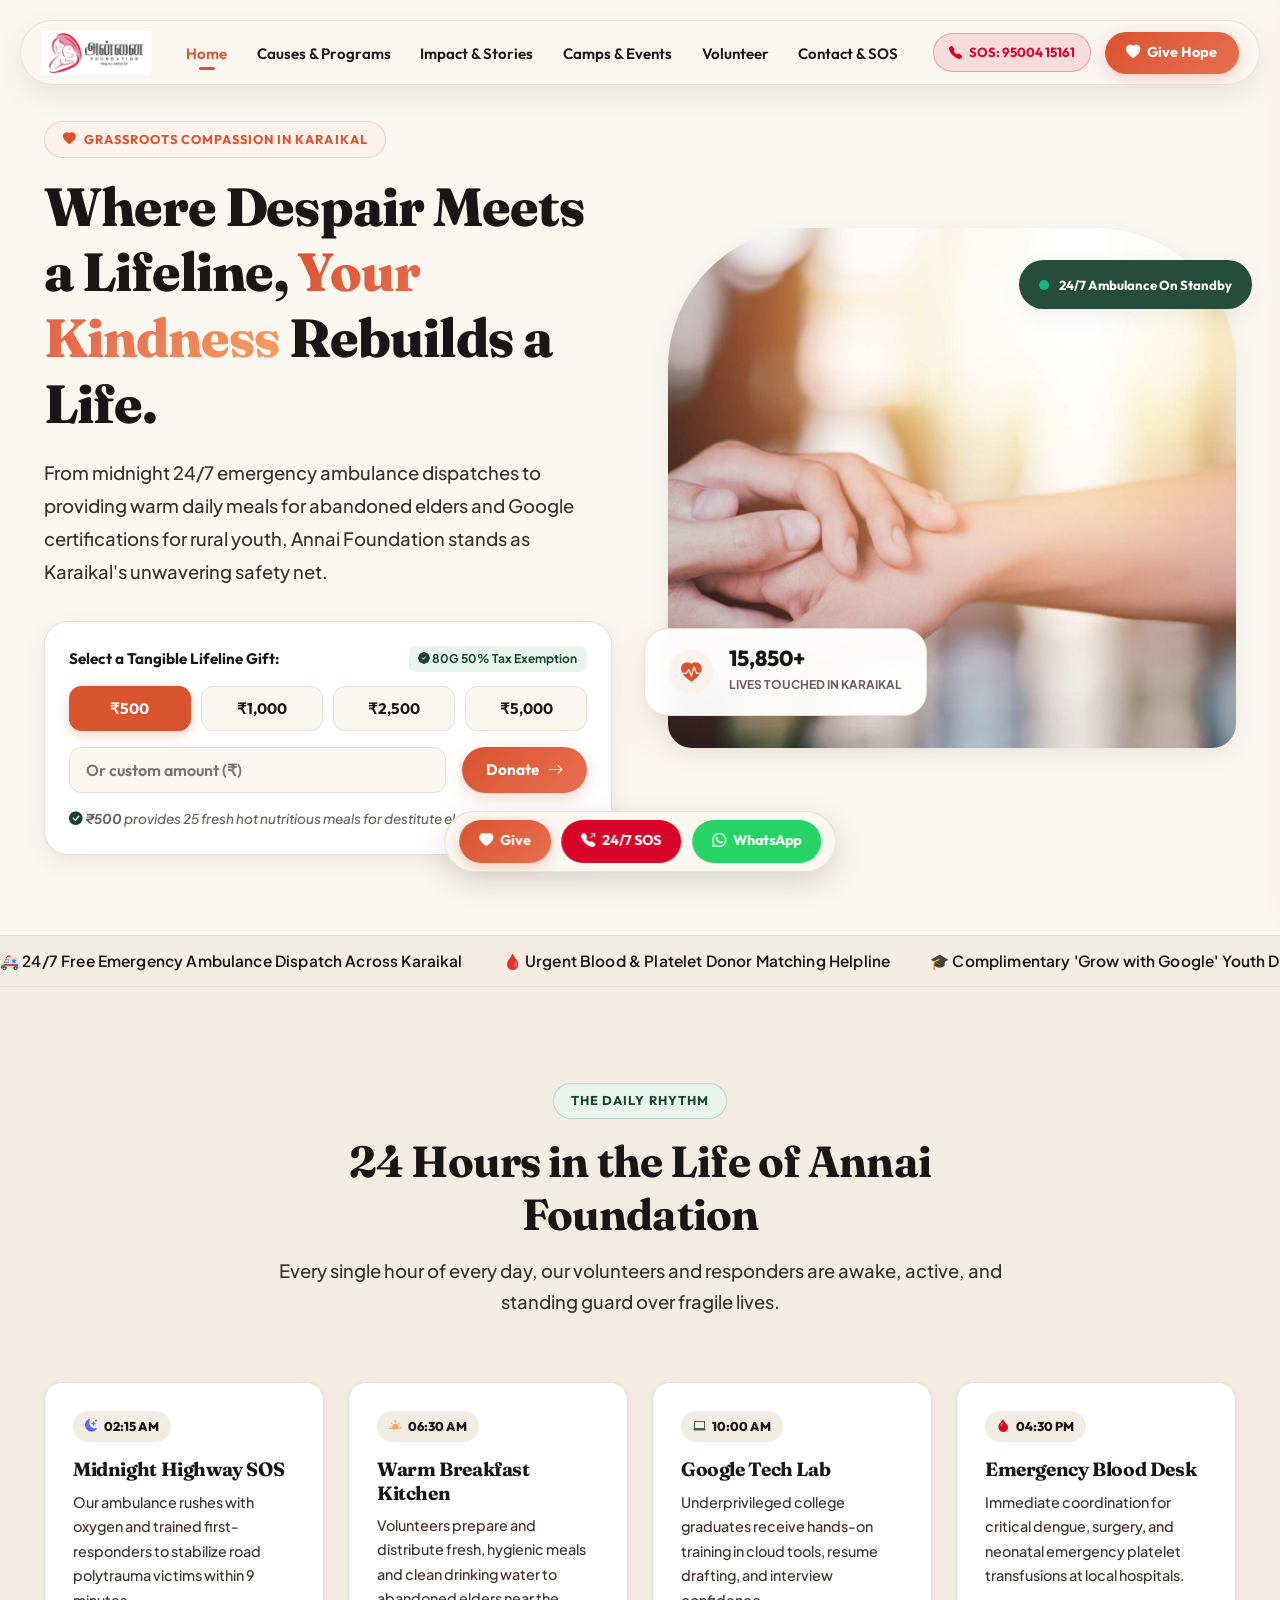
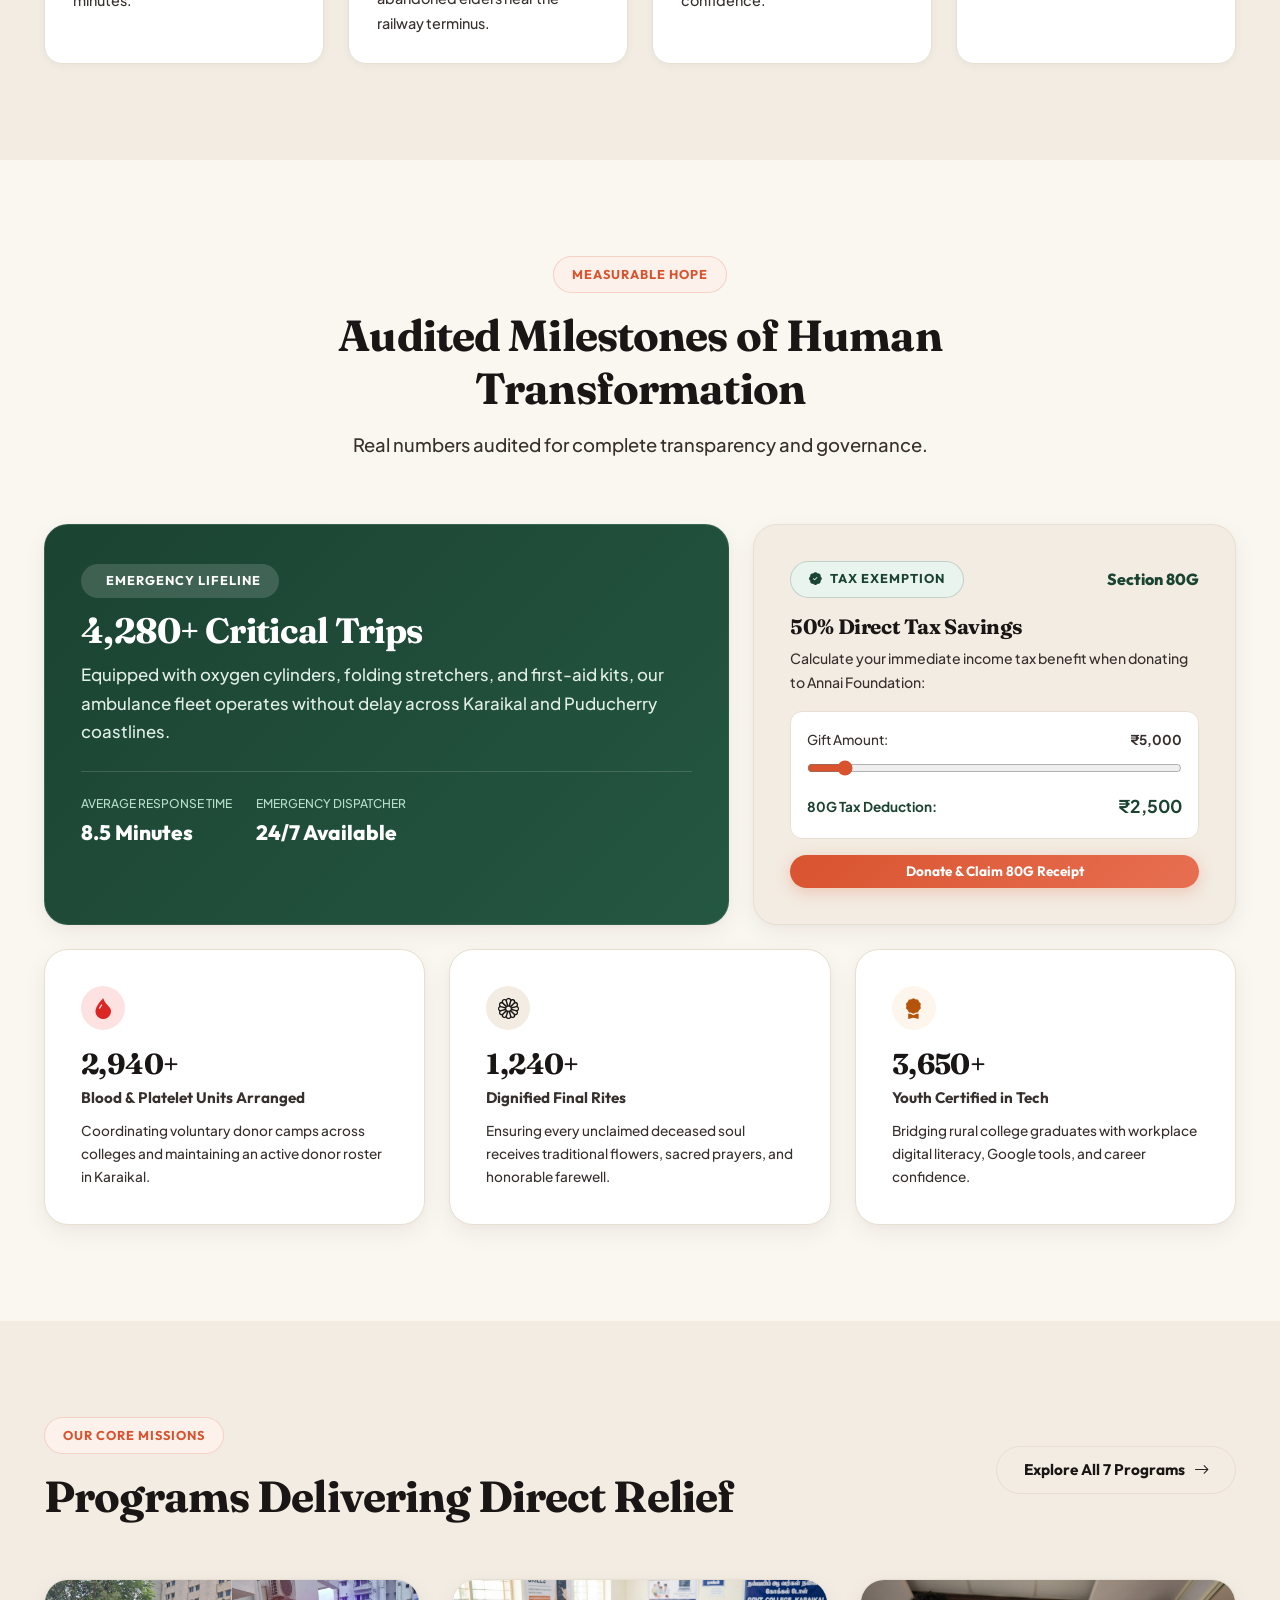
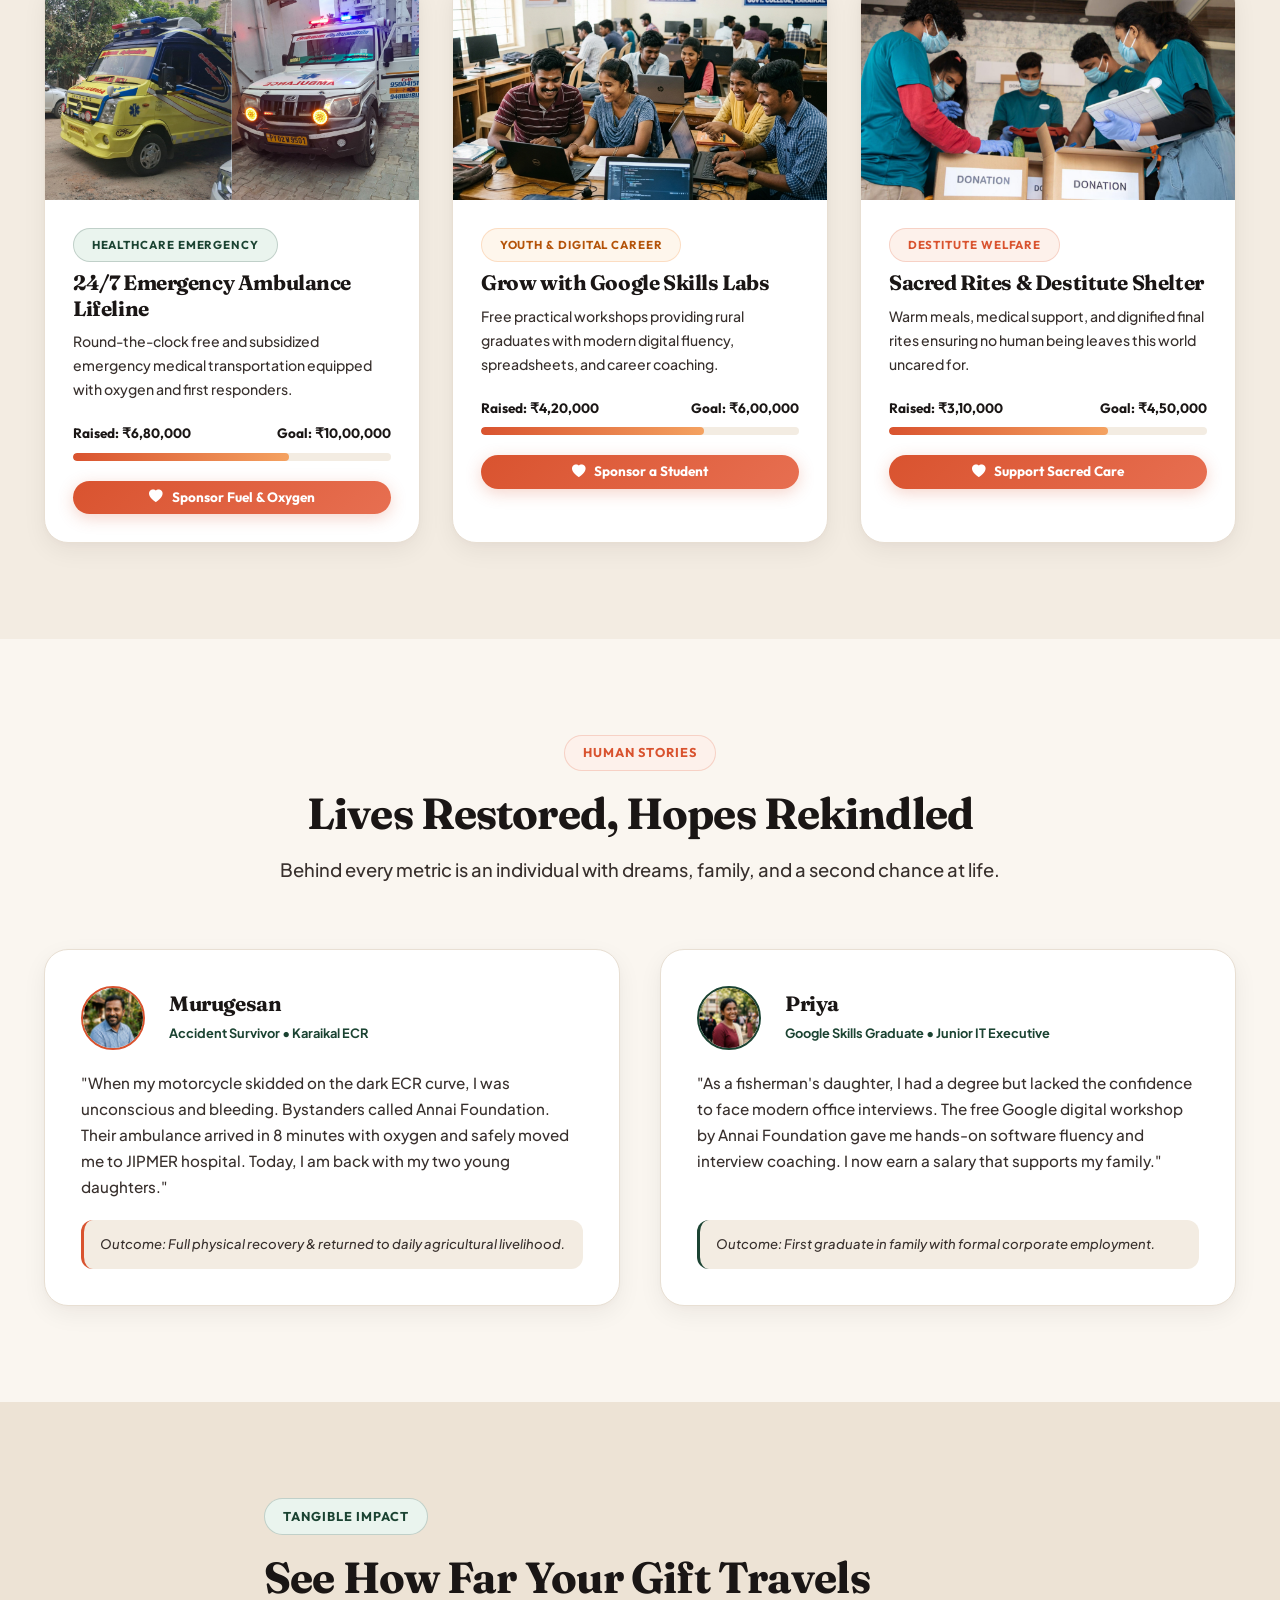
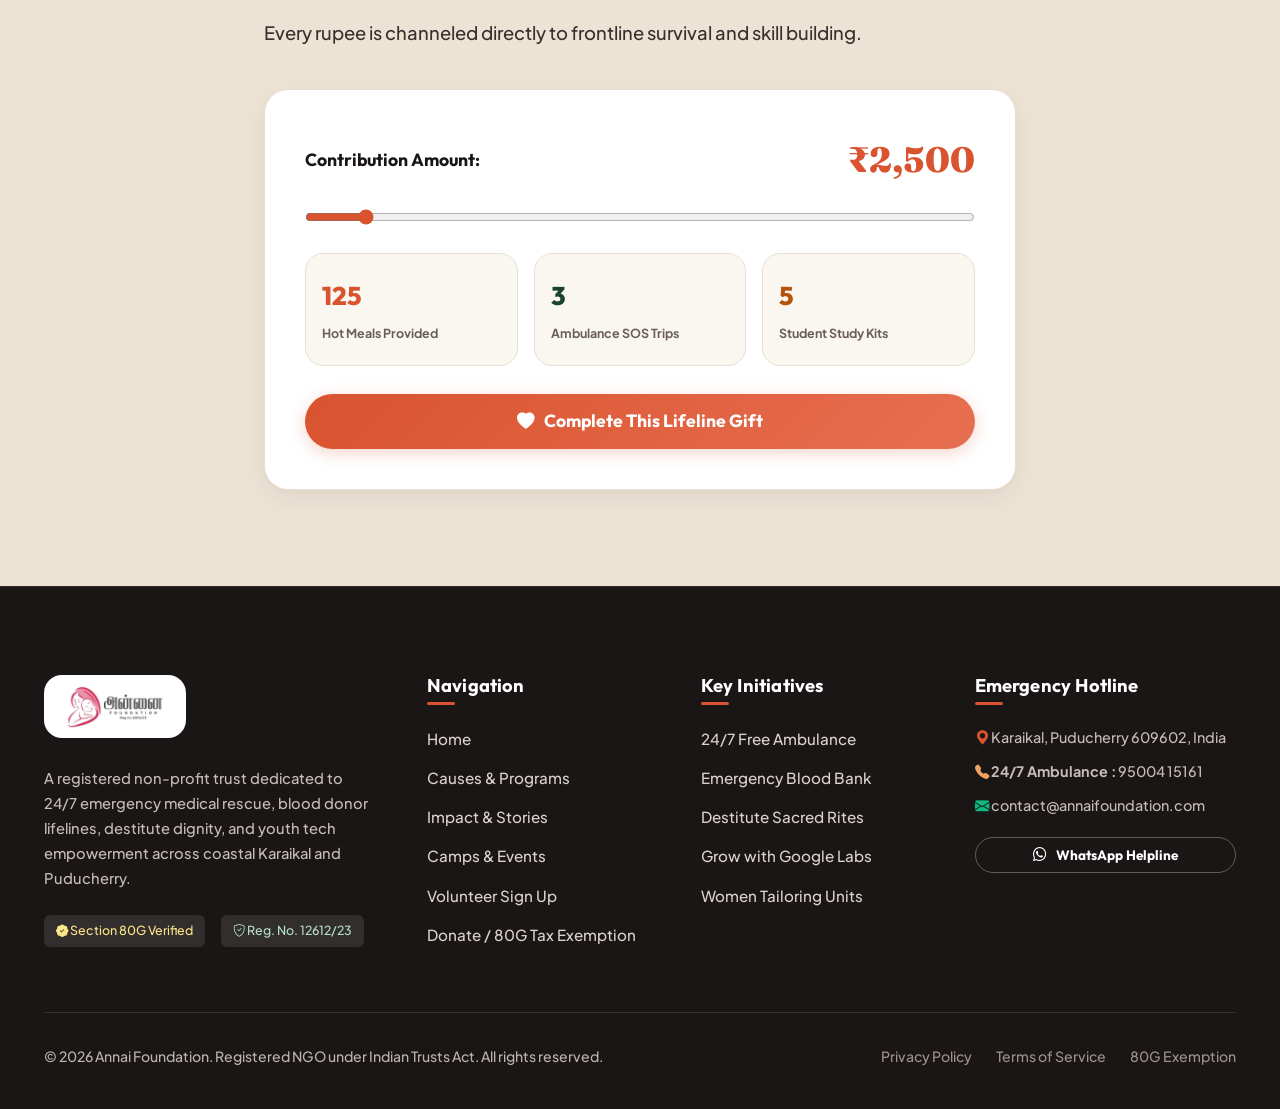
<file: index.html>
<!DOCTYPE html>
<html lang="en">
<head>
  <meta charset="UTF-8">
  <meta name="viewport" content="width=device-width, initial-scale=1.0">
  <title>Annai Foundation - When All Hope Fades, Your Kindness Becomes Their Miracle</title>
  <meta name="description" content="Annai Foundation is a grassroots NGO in Karaikal providing 24/7 free emergency ambulance, blood donor lifelines, dignified final rites for the destitute, and child education.">
  
  <!-- Favicon -->
  <link rel="icon" href="assets/images/logo-preloader.jpeg" type="image/jpeg">

  <!-- Bootstrap Icons -->
  <link rel="stylesheet" href="https://cdn.jsdelivr.net/npm/bootstrap-icons@1.11.3/font/bootstrap-icons.min.css">
  
  <!-- Custom Stylesheets -->
  <link rel="stylesheet" href="assets/css/style.css">
  <link rel="stylesheet" href="assets/css/animations.css">
</head>
<body>

  <!-- Floating Island Navigation Bar -->
  <div class="island-nav-wrapper">
    <nav class="island-navbar" id="mainIslandNav">
      <a href="index.html" class="brand-island">
        <img src="assets/images/annai-logo.jpeg" alt="Annai Foundation - Karaikal">
      </a>

      <!-- Desktop Nav Links -->
      <ul class="nav-links-island">
        <li><a href="index.html" class="nav-link-item active">Home</a></li>
        <li><a href="programs.html" class="nav-link-item">Causes & Programs</a></li>
        <li><a href="impact.html" class="nav-link-item">Impact & Stories</a></li>
        <li><a href="events.html" class="nav-link-item">Camps & Events</a></li>
        <li><a href="volunteer.html" class="nav-link-item">Volunteer</a></li>
        <li><a href="contact.html" class="nav-link-item">Contact & SOS</a></li>
      </ul>

      <!-- Action Items -->
      <div class="nav-actions-island">
        <a href="javascript:void(0)" class="sos-pill-btn" data-action="demo-call" title="24/7 Ambulance SOS Hotline">
          <i class="bi bi-telephone-fill"></i> <span>SOS: 95004 15161</span>
        </a>
        <a href="donate.html" class="btn-island-donate">
          <i class="bi bi-heart-fill"></i> Give Hope
        </a>
        <button class="mobile-nav-toggle" id="mobileNavToggle" aria-label="Open Navigation">
          <i class="bi bi-list"></i>
        </button>
      </div>
    </nav>
  </div>

  <!-- Mobile Drawer Menu -->
  <div class="mobile-drawer-backdrop" id="drawerBackdrop"></div>
  <aside class="mobile-drawer-panel" id="drawerPanel">
    <div class="drawer-top">
      <div class="flex items-center gap-2">
        <img src="assets/images/logo-preloader.jpeg" alt="Annai Foundation" style="width: 38px; height: 38px; border-radius: 8px; object-fit: contain;">
        <div>
          <strong style="font-family: var(--font-heading); font-size: 1.15rem; display: block; color: var(--text-heading);">Annai Foundation</strong>
          <span style="font-size: 0.72rem; color: var(--text-muted);">Karaikal • Reg.no.12612/23</span>
        </div>
      </div>
      <button class="drawer-close-btn" id="drawerCloseBtn" aria-label="Close menu">&times;</button>
    </div>

    <ul class="drawer-links-list">
      <li><a href="index.html" class="drawer-link active"><i class="bi bi-house-door"></i> Home</a></li>
      <li><a href="programs.html" class="drawer-link"><i class="bi bi-grid-fill"></i> Causes & Programs</a></li>
      <li><a href="impact.html" class="drawer-link"><i class="bi bi-graph-up-arrow"></i> Impact & Stories</a></li>
      <li><a href="events.html" class="drawer-link"><i class="bi bi-calendar-event"></i> Camps & Events</a></li>
      <li><a href="volunteer.html" class="drawer-link"><i class="bi bi-people-fill"></i> Volunteer With Us</a></li>
      <li><a href="donate.html" class="drawer-link"><i class="bi bi-gift-fill"></i> Donate / 80G Tax Exemption</a></li>
      <li><a href="contact.html" class="drawer-link"><i class="bi bi-telephone-fill"></i> Contact & Emergency SOS</a></li>
    </ul>

    <div style="margin-top: auto; padding-top: 1.5rem; border-top: 1px solid var(--border-subtle);">
      <a href="javascript:void(0)" class="btn btn-secondary btn-sm" data-action="demo-call" style="width: 100%; margin-bottom: 0.75rem;">
        <i class="bi bi-telephone-fill"></i> 24/7 Ambulance SOS
      </a>
      <a href="donate.html" class="btn btn-primary btn-sm" style="width: 100%;">
        <i class="bi bi-heart-fill"></i> Make a Donation
      </a>
    </div>
  </aside>

  <!-- Magazine-Split Hero Section -->
  <section class="section" style="padding-top: 4.5rem; padding-bottom: 5rem;">
    <div class="container">
      <div class="grid grid-2" style="align-items: center; gap: 3.5rem;">
        
        <!-- Left Editorial Column -->
        <div class="reveal">
          <span class="badge-pill badge-terracotta">
            <span class="animate-pulse-heart"><i class="bi bi-heart-fill"></i></span> 
            Grassroots Compassion in Karaikal
          </span>
          <h1 style="margin-bottom: 1.25rem; font-size: clamp(2.3rem, 4.2vw, 3.7rem);">
            Where Despair Meets a Lifeline, <span class="text-gradient">Your Kindness</span> Rebuilds a Life.
          </h1>
          <p class="lead-text" style="margin-bottom: 2rem;">
            From midnight 24/7 emergency ambulance dispatches to providing warm daily meals for abandoned elders and Google certifications for rural youth, Annai Foundation stands as Karaikal's unwavering safety net.
          </p>

          <!-- Interactive Hero Giving Chips -->
          <div class="giving-chips-wrapper">
            <div class="flex-between items-center" style="margin-bottom: 0.85rem;">
              <strong style="font-family: var(--font-display); font-size: 0.95rem; color: var(--text-heading);">Select a Tangible Lifeline Gift:</strong>
              <span class="tax-badge" style="background: var(--secondary-light); color: var(--secondary); font-size: 0.75rem; font-weight: 700; padding: 0.2rem 0.6rem; border-radius: var(--radius-xs);">
                <i class="bi bi-patch-check-fill"></i> 80G 50% Tax Exemption
              </span>
            </div>

            <div class="giving-chips-grid">
              <button class="chip-btn active" data-amount="500">₹500</button>
              <button class="chip-btn" data-amount="1000">₹1,000</button>
              <button class="chip-btn" data-amount="2500">₹2,500</button>
              <button class="chip-btn" data-amount="5000">₹5,000</button>
            </div>

            <div class="flex gap-2 items-center">
              <input type="number" id="heroCustomAmount" class="custom-chip-input" placeholder="Or custom amount (₹)" style="margin-bottom: 0;">
              <button id="btnHeroDonateGo" class="btn btn-primary" style="white-space: nowrap; padding: 0.75rem 1.5rem;">
                Donate <i class="bi bi-arrow-right"></i>
              </button>
            </div>
            
            <div id="heroImpactDynamicText" style="margin-top: 0.85rem; font-size: 0.85rem; color: var(--text-muted); font-style: italic;">
              <i class="bi bi-check-circle-fill" style="color: var(--secondary);"></i> <strong>₹500</strong> provides 25 fresh hot nutritious meals for destitute elders today.
            </div>
          </div>
        </div>

        <!-- Right Arched Imagery Column -->
        <div class="reveal reveal-delay-1" style="position: relative;">
          <div class="arch-frame" style="height: 520px; width: 100%;">
            <img src="assets/images/original/banner-1.jpg" alt="Annai Foundation Community in Karaikal">
          </div>

          <!-- Floating Impact Card 1 -->
          <div class="animate-float" style="position: absolute; bottom: 2rem; left: -1.5rem; background: rgba(255, 255, 255, 0.96); backdrop-filter: blur(12px); border: 1px solid var(--border-subtle); padding: 1.15rem 1.5rem; border-radius: var(--radius-lg); box-shadow: var(--shadow-hover); display: flex; align-items: center; gap: 1rem;">
            <div style="width: 44px; height: 44px; border-radius: 50%; background: var(--primary-light); color: var(--primary); display: flex; align-items: center; justify-content: center; font-size: 1.3rem;">
              <i class="bi bi-heart-pulse-fill"></i>
            </div>
            <div>
              <div style="font-family: var(--font-display); font-size: 1.35rem; font-weight: 800; color: var(--text-heading); line-height: 1;">15,850+</div>
              <span style="font-size: 0.75rem; color: var(--text-muted); font-weight: 700; text-transform: uppercase;">Lives Touched in Karaikal</span>
            </div>
          </div>

          <!-- Floating Impact Card 2 -->
          <div class="animate-float-delay" style="position: absolute; top: 2rem; right: -1rem; background: rgba(27, 67, 50, 0.95); backdrop-filter: blur(12px); color: #FFFFFF; padding: 0.85rem 1.25rem; border-radius: var(--radius-full); box-shadow: var(--shadow-card); display: flex; align-items: center; gap: 0.65rem;">
            <span style="display: inline-block; width: 10px; height: 10px; border-radius: 50%; background: #10B981; animation: heartPulse 1.5s infinite;"></span>
            <span style="font-family: var(--font-display); font-size: 0.82rem; font-weight: 700;">24/7 Ambulance On Standby</span>
          </div>
        </div>

      </div>
    </div>
  </section>

  <!-- Live Marquee Ticker -->
  <div class="ticker-marquee-track">
    <div class="ticker-marquee-content">
      <span>🚑 24/7 Free Emergency Ambulance Dispatch Across Karaikal</span>
      <span>🩸 Urgent Blood & Platelet Donor Matching Helpline</span>
      <span>🎓 Complimentary 'Grow with Google' Youth Digital Certifications</span>
      <span>🍲 Daily Fresh Nutrition & Food Relief for Destitute Elders</span>
      <span>🕊️ Dignified Sacred Last Rites for Unknown Homeless Departed</span>
      <span>📜 100% Tax Deductible under Section 80G (Reg. No. 12612/23)</span>
    </div>
    <div class="ticker-marquee-content" aria-hidden="true">
      <span>🚑 24/7 Free Emergency Ambulance Dispatch Across Karaikal</span>
      <span>🩸 Urgent Blood & Platelet Donor Matching Helpline</span>
      <span>🎓 Complimentary 'Grow with Google' Youth Digital Certifications</span>
      <span>🍲 Daily Fresh Nutrition & Food Relief for Destitute Elders</span>
      <span>🕊️ Dignified Sacred Last Rites for Unknown Homeless Departed</span>
      <span>📜 100% Tax Deductible under Section 80G (Reg. No. 12612/23)</span>
    </div>
  </div>

  <!-- "24 Hours of Lifeline in Karaikal" Timeline Section -->
  <section class="section section-bg-subtle">
    <div class="container">
      <div class="section-header reveal">
        <span class="badge-pill badge-evergreen">The Daily Rhythm</span>
        <h2 class="section-title">24 Hours in the Life of Annai Foundation</h2>
        <p class="section-subtitle">Every single hour of every day, our volunteers and responders are awake, active, and standing guard over fragile lives.</p>
      </div>

      <div class="timeline-24h-grid">
        <!-- 02:15 AM -->
        <div class="timeline-step-card reveal">
          <div class="time-badge-pill"><i class="bi bi-moon-stars-fill" style="color: #6366F1;"></i> 02:15 AM</div>
          <h3 style="font-size: 1.2rem; margin-bottom: 0.5rem;">Midnight Highway SOS</h3>
          <p style="font-size: 0.9rem; color: var(--text-body); margin-bottom: 0;">
            Our ambulance rushes with oxygen and trained first-responders to stabilize road polytrauma victims within 9 minutes.
          </p>
        </div>

        <!-- 06:30 AM -->
        <div class="timeline-step-card reveal reveal-delay-1">
          <div class="time-badge-pill"><i class="bi bi-sunrise-fill" style="color: var(--accent-gold);"></i> 06:30 AM</div>
          <h3 style="font-size: 1.2rem; margin-bottom: 0.5rem;">Warm Breakfast Kitchen</h3>
          <p style="font-size: 0.9rem; color: var(--text-body); margin-bottom: 0;">
            Volunteers prepare and distribute fresh, hygienic meals and clean drinking water to abandoned elders near the railway terminus.
          </p>
        </div>

        <!-- 10:00 AM -->
        <div class="timeline-step-card reveal reveal-delay-2">
          <div class="time-badge-pill"><i class="bi bi-laptop" style="color: var(--secondary);"></i> 10:00 AM</div>
          <h3 style="font-size: 1.2rem; margin-bottom: 0.5rem;">Google Tech Lab</h3>
          <p style="font-size: 0.9rem; color: var(--text-body); margin-bottom: 0;">
            Underprivileged college graduates receive hands-on training in cloud tools, resume drafting, and interview confidence.
          </p>
        </div>

        <!-- 04:30 PM -->
        <div class="timeline-step-card reveal reveal-delay-3">
          <div class="time-badge-pill"><i class="bi bi-droplet-fill" style="color: var(--accent-red);"></i> 04:30 PM</div>
          <h3 style="font-size: 1.2rem; margin-bottom: 0.5rem;">Emergency Blood Desk</h3>
          <p style="font-size: 0.9rem; color: var(--text-body); margin-bottom: 0;">
            Immediate coordination for critical dengue, surgery, and neonatal emergency platelet transfusions at local hospitals.
          </p>
        </div>
      </div>
    </div>
  </section>

  <!-- Asymmetric Bento Impact Showcase -->
  <section class="section">
    <div class="container">
      <div class="section-header reveal">
        <span class="badge-pill badge-terracotta">Measurable Hope</span>
        <h2 class="section-title">Audited Milestones of Human Transformation</h2>
        <p class="section-subtitle">Real numbers audited for complete transparency and governance.</p>
      </div>

      <div class="bento-grid">
        <!-- Bento 1: Ambulance Mega Card (Col 7) -->
        <div class="bento-card bento-col-7 bento-evergreen reveal">
          <span class="badge-pill" style="background: rgba(255,255,255,0.15); color: #FFFFFF; border: none; margin-bottom: 0.75rem;">
            <i class="bi bi-ambulance"></i> Emergency Lifeline
          </span>
          <h3 style="font-size: 2.2rem; margin-bottom: 0.5rem;">4,280+ Critical Trips</h3>
          <p style="font-size: 1.05rem; line-height: 1.7; margin-bottom: 1.5rem;">
            Equipped with oxygen cylinders, folding stretchers, and first-aid kits, our ambulance fleet operates without delay across Karaikal and Puducherry coastlines.
          </p>
          <div class="flex gap-3 flex-wrap" style="border-top: 1px solid rgba(255, 255, 255, 0.15); padding-top: 1rem;">
            <div>
              <span style="font-size: 0.75rem; color: #B7DFCA; text-transform: uppercase;">Average Response Time</span>
              <div style="font-family: var(--font-display); font-size: 1.3rem; font-weight: 800;">8.5 Minutes</div>
            </div>
            <div>
              <span style="font-size: 0.75rem; color: #B7DFCA; text-transform: uppercase;">Emergency Dispatcher</span>
              <div style="font-family: var(--font-display); font-size: 1.3rem; font-weight: 800;">24/7 Available</div>
            </div>
          </div>
        </div>

        <!-- Bento 2: 80G Tax Savings Interactive Card (Col 5) -->
        <div class="bento-card bento-col-5 bento-almond reveal reveal-delay-1">
          <div class="flex-between items-center" style="margin-bottom: 1rem;">
            <span class="badge-pill badge-evergreen" style="margin-bottom: 0;"><i class="bi bi-patch-check-fill"></i> Tax Exemption</span>
            <span style="font-family: var(--font-display); font-weight: 800; color: var(--secondary);">Section 80G</span>
          </div>
          <h4 style="font-size: 1.3rem; margin-bottom: 0.5rem;">50% Direct Tax Savings</h4>
          <p style="font-size: 0.88rem; color: var(--text-body); margin-bottom: 1rem;">
            Calculate your immediate income tax benefit when donating to Annai Foundation:
          </p>
          
          <div style="background: var(--bg-surface); padding: 1rem; border-radius: var(--radius-sm); border: 1px solid var(--border-subtle); margin-bottom: 1rem;">
            <div class="flex-between items-center" style="font-size: 0.85rem; margin-bottom: 0.35rem;">
              <span>Gift Amount:</span>
              <strong id="bentoCalcInputText">₹5,000</strong>
            </div>
            <input type="range" id="bentoTaxRange" min="1000" max="50000" step="1000" value="5000" style="width: 100%; accent-color: var(--primary);">
            <div class="flex-between items-center" style="font-size: 0.85rem; margin-top: 0.5rem; color: var(--secondary); font-weight: 700;">
              <span>80G Tax Deduction:</span>
              <span id="bentoTaxDeductText" style="font-size: 1.1rem;">₹2,500</span>
            </div>
          </div>
          <a href="donate.html" class="btn btn-primary btn-sm" style="width: 100%;">
            Donate & Claim 80G Receipt
          </a>
        </div>

        <!-- Bento 3: Blood Network (Col 4) -->
        <div class="bento-card bento-col-4 reveal">
          <div style="width: 44px; height: 44px; border-radius: 50%; background: #FEE2E2; color: #DC2626; display: flex; align-items: center; justify-content: center; font-size: 1.3rem; margin-bottom: 1rem;">
            <i class="bi bi-droplet-fill"></i>
          </div>
          <h4 style="font-size: 1.8rem; margin-bottom: 0.25rem;">2,940+</h4>
          <strong style="display: block; font-family: var(--font-display); font-size: 0.95rem; margin-bottom: 0.5rem;">Blood & Platelet Units Arranged</strong>
          <p style="font-size: 0.85rem; color: var(--text-body); margin-bottom: 0;">
            Coordinating voluntary donor camps across colleges and maintaining an active donor roster in Karaikal.
          </p>
        </div>

        <!-- Bento 4: Destitute Dignity (Col 4) -->
        <div class="bento-card bento-col-4 reveal reveal-delay-1">
          <div style="width: 44px; height: 44px; border-radius: 50%; background: var(--bg-subtle); color: var(--text-heading); display: flex; align-items: center; justify-content: center; font-size: 1.3rem; margin-bottom: 1rem;">
            <i class="bi bi-flower1"></i>
          </div>
          <h4 style="font-size: 1.8rem; margin-bottom: 0.25rem;">1,240+</h4>
          <strong style="display: block; font-family: var(--font-display); font-size: 0.95rem; margin-bottom: 0.5rem;">Dignified Final Rites</strong>
          <p style="font-size: 0.85rem; color: var(--text-body); margin-bottom: 0;">
            Ensuring every unclaimed deceased soul receives traditional flowers, sacred prayers, and honorable farewell.
          </p>
        </div>

        <!-- Bento 5: Google Digital Skills (Col 4) -->
        <div class="bento-card bento-col-4 reveal reveal-delay-2">
          <div style="width: 44px; height: 44px; border-radius: 50%; background: var(--accent-gold-light); color: #B45309; display: flex; align-items: center; justify-content: center; font-size: 1.3rem; margin-bottom: 1rem;">
            <i class="bi bi-award-fill"></i>
          </div>
          <h4 style="font-size: 1.8rem; margin-bottom: 0.25rem;">3,650+</h4>
          <strong style="display: block; font-family: var(--font-display); font-size: 0.95rem; margin-bottom: 0.5rem;">Youth Certified in Tech</strong>
          <p style="font-size: 0.85rem; color: var(--text-body); margin-bottom: 0;">
            Bridging rural college graduates with workplace digital literacy, Google tools, and career confidence.
          </p>
        </div>

      </div>
    </div>
  </section>

  <!-- Featured Causes & Programs Grid -->
  <section class="section section-bg-subtle">
    <div class="container">
      <div class="flex-between items-center flex-wrap gap-2" style="margin-bottom: 3.5rem;">
        <div>
          <span class="badge-pill badge-terracotta">Our Core Missions</span>
          <h2 class="section-title" style="margin-bottom: 0;">Programs Delivering Direct Relief</h2>
        </div>
        <a href="programs.html" class="btn btn-outline">
          Explore All 7 Programs <i class="bi bi-arrow-right"></i>
        </a>
      </div>

      <div class="grid grid-3">
        <!-- Cause 1 -->
        <div class="bento-card reveal" style="padding: 0;">
          <div style="height: 220px; overflow: hidden;">
            <img src="assets/images/original/Emergency-Ambulance-Service.png" alt="24/7 Ambulance" style="width: 100%; height: 100%; object-fit: cover;">
          </div>
          <div style="padding: 1.75rem;">
            <span class="badge-pill badge-evergreen" style="font-size: 0.72rem; margin-bottom: 0.5rem;">Healthcare Emergency</span>
            <h3 style="font-size: 1.3rem; margin-bottom: 0.6rem;">24/7 Emergency Ambulance Lifeline</h3>
            <p style="font-size: 0.88rem; color: var(--text-body); margin-bottom: 1rem;">
              Round-the-clock free and subsidized emergency medical transportation equipped with oxygen and first responders.
            </p>
            <div class="progress-container">
              <div class="progress-header">
                <span>Raised: ₹6,80,000</span>
                <span>Goal: ₹10,00,000</span>
              </div>
              <div class="progress-track"><div class="progress-fill" style="width: 68%;"></div></div>
            </div>
            <a href="donate.html?cause=ambulance" class="btn btn-primary btn-sm" style="width: 100%;">
              <i class="bi bi-heart-fill"></i> Sponsor Fuel & Oxygen
            </a>
          </div>
        </div>

        <!-- Cause 2 -->
        <div class="bento-card reveal reveal-delay-1" style="padding: 0;">
          <div style="height: 220px; overflow: hidden;">
            <img src="assets/images/google-skills-lab.jpg" alt="South Indian Students at Google Skills Lab" style="width: 100%; height: 100%; object-fit: cover;">
          </div>
          <div style="padding: 1.75rem;">
            <span class="badge-pill badge-saffron" style="font-size: 0.72rem; margin-bottom: 0.5rem;">Youth & Digital Career</span>
            <h3 style="font-size: 1.3rem; margin-bottom: 0.6rem;">Grow with Google Skills Labs</h3>
            <p style="font-size: 0.88rem; color: var(--text-body); margin-bottom: 1rem;">
              Free practical workshops providing rural graduates with modern digital fluency, spreadsheets, and career coaching.
            </p>
            <div class="progress-container">
              <div class="progress-header">
                <span>Raised: ₹4,20,000</span>
                <span>Goal: ₹6,00,000</span>
              </div>
              <div class="progress-track"><div class="progress-fill" style="width: 70%;"></div></div>
            </div>
            <a href="donate.html?cause=google-skills" class="btn btn-primary btn-sm" style="width: 100%;">
              <i class="bi bi-heart-fill"></i> Sponsor a Student
            </a>
          </div>
        </div>

        <!-- Cause 3 -->
        <div class="bento-card reveal reveal-delay-2" style="padding: 0;">
          <div style="height: 220px; overflow: hidden;">
            <img src="assets/images/original/Social-Welfare.png" alt="Destitute Care" style="width: 100%; height: 100%; object-fit: cover;">
          </div>
          <div style="padding: 1.75rem;">
            <span class="badge-pill badge-terracotta" style="font-size: 0.72rem; margin-bottom: 0.5rem;">Destitute Welfare</span>
            <h3 style="font-size: 1.3rem; margin-bottom: 0.6rem;">Sacred Rites & Destitute Shelter</h3>
            <p style="font-size: 0.88rem; color: var(--text-body); margin-bottom: 1rem;">
              Warm meals, medical support, and dignified final rites ensuring no human being leaves this world uncared for.
            </p>
            <div class="progress-container">
              <div class="progress-header">
                <span>Raised: ₹3,10,000</span>
                <span>Goal: ₹4,50,000</span>
              </div>
              <div class="progress-track"><div class="progress-fill" style="width: 69%;"></div></div>
            </div>
            <a href="donate.html?cause=destitute-rites" class="btn btn-primary btn-sm" style="width: 100%;">
              <i class="bi bi-heart-fill"></i> Support Sacred Care
            </a>
          </div>
        </div>
      </div>
    </div>
  </section>

  <!-- Real Transformation Stories -->
  <section class="section">
    <div class="container">
      <div class="section-header reveal">
        <span class="badge-pill badge-terracotta">Human Stories</span>
        <h2 class="section-title">Lives Restored, Hopes Rekindled</h2>
        <p class="section-subtitle">Behind every metric is an individual with dreams, family, and a second chance at life.</p>
      </div>

      <div class="grid grid-2" style="gap: 2.5rem; align-items: stretch;">
        <!-- Story 1: Murugesan -->
        <div class="bento-card reveal" style="display: flex; flex-direction: column;">
          <div class="flex items-center gap-3" style="margin-bottom: 1.25rem;">
            <img src="assets/images/murugesan-profile.jpg" alt="Murugesan" style="width: 64px; height: 64px; border-radius: 50%; object-fit: cover; border: 2px solid var(--primary);">
            <div>
              <h3 style="font-size: 1.3rem; margin-bottom: 0.1rem;">Murugesan</h3>
              <span style="font-size: 0.8rem; color: var(--secondary); font-weight: 700;">Accident Survivor • Karaikal ECR</span>
            </div>
          </div>
          <p style="font-size: 0.95rem; line-height: 1.7; flex: 1; margin-bottom: 1.25rem;">
            "When my motorcycle skidded on the dark ECR curve, I was unconscious and bleeding. Bystanders called Annai Foundation. Their ambulance arrived in 8 minutes with oxygen and safely moved me to JIPMER hospital. Today, I am back with my two young daughters."
          </p>
          <div style="background: var(--bg-subtle); padding: 0.85rem 1rem; border-radius: var(--radius-sm); font-size: 0.82rem; font-style: italic; border-left: 3px solid var(--primary);">
            Outcome: Full physical recovery & returned to daily agricultural livelihood.
          </div>
        </div>

        <!-- Story 2: Priya -->
        <div class="bento-card reveal reveal-delay-1" style="display: flex; flex-direction: column;">
          <div class="flex items-center gap-3" style="margin-bottom: 1.25rem;">
            <img src="assets/images/priya-profile.jpg" alt="Priya" style="width: 64px; height: 64px; border-radius: 50%; object-fit: cover; border: 2px solid var(--secondary);">
            <div>
              <h3 style="font-size: 1.3rem; margin-bottom: 0.1rem;">Priya</h3>
              <span style="font-size: 0.8rem; color: var(--secondary); font-weight: 700;">Google Skills Graduate • Junior IT Executive</span>
            </div>
          </div>
          <p style="font-size: 0.95rem; line-height: 1.7; flex: 1; margin-bottom: 1.25rem;">
            "As a fisherman's daughter, I had a degree but lacked the confidence to face modern office interviews. The free Google digital workshop by Annai Foundation gave me hands-on software fluency and interview coaching. I now earn a salary that supports my family."
          </p>
          <div style="background: var(--bg-subtle); padding: 0.85rem 1rem; border-radius: var(--radius-sm); font-size: 0.82rem; font-style: italic; border-left: 3px solid var(--secondary);">
            Outcome: First graduate in family with formal corporate employment.
          </div>
        </div>
      </div>
    </div>
  </section>

  <!-- Interactive Impact Outcome Studio -->
  <section class="section section-bg-sand">
    <div class="container text-center" style="max-width: 800px;">
      <span class="badge-pill badge-evergreen">Tangible Impact</span>
      <h2 class="section-title">See How Far Your Gift Travels</h2>
      <p class="section-subtitle" style="margin-bottom: 2.5rem;">Every rupee is channeled directly to frontline survival and skill building.</p>

      <div class="bento-card" style="text-align: left; padding: 2.5rem;">
        <div class="flex-between items-center" style="margin-bottom: 0.75rem;">
          <span style="font-family: var(--font-display); font-weight: 700; font-size: 1.1rem; color: var(--text-heading);">Contribution Amount:</span>
          <span id="studioAmountDisplay" style="font-family: var(--font-heading); font-size: 2.2rem; font-weight: 800; color: var(--primary);">₹2,500</span>
        </div>

        <input type="range" id="studioRange" min="500" max="25000" step="500" value="2500" style="width: 100%; height: 8px; accent-color: var(--primary); margin-bottom: 2rem;">

        <div class="grid grid-3 text-center" style="gap: 1rem; margin-bottom: 1.75rem;">
          <div style="background: var(--bg-canvas); padding: 1.25rem 1rem; border-radius: var(--radius-md); border: 1px solid var(--border-subtle);">
            <div id="studioMealsVal" style="font-family: var(--font-display); font-size: 1.6rem; font-weight: 800; color: var(--primary);">125</div>
            <span style="font-size: 0.78rem; color: var(--text-muted); font-weight: 700;">Hot Meals Provided</span>
          </div>
          <div style="background: var(--bg-canvas); padding: 1.25rem 1rem; border-radius: var(--radius-md); border: 1px solid var(--border-subtle);">
            <div id="studioFuelVal" style="font-family: var(--font-display); font-size: 1.6rem; font-weight: 800; color: var(--secondary);">3</div>
            <span style="font-size: 0.78rem; color: var(--text-muted); font-weight: 700;">Ambulance SOS Trips</span>
          </div>
          <div style="background: var(--bg-canvas); padding: 1.25rem 1rem; border-radius: var(--radius-md); border: 1px solid var(--border-subtle);">
            <div id="studioKitsVal" style="font-family: var(--font-display); font-size: 1.6rem; font-weight: 800; color: #B45309;">5</div>
            <span style="font-size: 0.78rem; color: var(--text-muted); font-weight: 700;">Student Study Kits</span>
          </div>
        </div>

        <a href="donate.html?amount=2500" id="btnStudioDonate" class="btn btn-primary btn-lg" style="width: 100%;">
          <i class="bi bi-heart-fill"></i> Complete This Lifeline Gift
        </a>
      </div>
    </div>
  </section>

  <!-- Editorial Sanctuary Footer -->
  <footer class="editorial-footer">
    <div class="container">
      <div class="footer-top-grid">
        <!-- Col 1: Brand Manifesto -->
        <div>
          <div class="footer-logo-card">
            <img src="assets/images/annai-logo.jpeg" alt="Annai Foundation">
          </div>
          <p style="font-size: 0.92rem; line-height: 1.7; color: #C7BCB7; margin-bottom: 1.5rem;">
            A registered non-profit trust dedicated to 24/7 emergency medical rescue, blood donor lifelines, destitute dignity, and youth tech empowerment across coastal Karaikal and Puducherry.
          </p>
          <div class="flex gap-2">
            <span class="tax-badge" style="background: rgba(255,255,255,0.1); color: #FDE68A; padding: 0.35rem 0.75rem; font-size: 0.78rem; border-radius: var(--radius-xs);">
              <i class="bi bi-patch-check-fill"></i> Section 80G Verified
            </span>
            <span class="tax-badge" style="background: rgba(255,255,255,0.1); color: #B7DFCA; padding: 0.35rem 0.75rem; font-size: 0.78rem; border-radius: var(--radius-xs);">
              <i class="bi bi-shield-check"></i> Reg. No. 12612/23
            </span>
          </div>
        </div>

        <!-- Col 2: Quick Links -->
        <div>
          <h4 class="footer-heading">Navigation</h4>
          <ul class="footer-nav-list">
            <li><a href="index.html">Home</a></li>
            <li><a href="programs.html">Causes & Programs</a></li>
            <li><a href="impact.html">Impact & Stories</a></li>
            <li><a href="events.html">Camps & Events</a></li>
            <li><a href="volunteer.html">Volunteer Sign Up</a></li>
            <li><a href="donate.html">Donate / 80G Tax Exemption</a></li>
          </ul>
        </div>

        <!-- Col 3: Core Programs -->
        <div>
          <h4 class="footer-heading">Key Initiatives</h4>
          <ul class="footer-nav-list">
            <li><a href="programs.html?cat=Healthcare">24/7 Free Ambulance</a></li>
            <li><a href="programs.html?cat=Healthcare">Emergency Blood Bank</a></li>
            <li><a href="programs.html?cat=Humanitarian">Destitute Sacred Rites</a></li>
            <li><a href="programs.html?cat=Education">Grow with Google Labs</a></li>
            <li><a href="programs.html?cat=Livelihood">Women Tailoring Units</a></li>
          </ul>
        </div>

        <!-- Col 4: Emergency Contacts -->
        <div>
          <h4 class="footer-heading">Emergency Hotline</h4>
          <p style="font-size: 0.9rem; color: #C7BCB7; margin-bottom: 0.6rem;">
            <i class="bi bi-geo-alt-fill" style="color: var(--primary);"></i> Karaikal, Puducherry 609602, India
          </p>
          <p style="font-size: 0.9rem; color: #C7BCB7; margin-bottom: 0.6rem;">
            <i class="bi bi-telephone-fill" style="color: var(--accent-gold);"></i> <strong>24/7 Ambulance :</strong> 95004 15161
          </p>
          <p style="font-size: 0.9rem; color: #C7BCB7; margin-bottom: 1.25rem;">
            <i class="bi bi-envelope-fill" style="color: #10B981;"></i> contact@annaifoundation.com
          </p>
          <a href="javascript:void(0)" class="btn btn-outline-white btn-sm" data-action="demo-whatsapp" style="width: 100%;">
            <i class="bi bi-whatsapp"></i> WhatsApp Helpline
          </a>
        </div>
      </div>

      <div class="footer-bottom-bar">
        <div>&copy; 2026 Annai Foundation. Registered NGO under Indian Trusts Act. All rights reserved.</div>
        <div class="flex gap-3">
          <a href="contact.html" style="color: #9E918C;">Privacy Policy</a>
          <a href="contact.html" style="color: #9E918C;">Terms of Service</a>
          <a href="donate.html" style="color: #9E918C;">80G Exemption</a>
        </div>
      </div>
    </div>
  </footer>

  <!-- Floating Quick Action Dock -->
  <aside class="floating-dock-pill" aria-label="Quick Actions">
    <a href="donate.html" class="dock-pill-btn dock-pill-donate">
      <i class="bi bi-heart-fill"></i> <span>Give</span>
    </a>
    <a href="javascript:void(0)" class="dock-pill-btn dock-pill-emergency" data-action="demo-call">
      <i class="bi bi-telephone-outbound-fill"></i> <span>24/7 SOS</span>
    </a>
    <a href="javascript:void(0)" class="dock-pill-btn dock-pill-whatsapp" data-action="demo-whatsapp">
      <i class="bi bi-whatsapp"></i> <span>WhatsApp</span>
    </a>
  </aside>

  <!-- JavaScript Modules -->
  <script src="assets/js/data.js"></script>
  <script src="assets/js/main.js"></script>
</body>
</html>
</file>
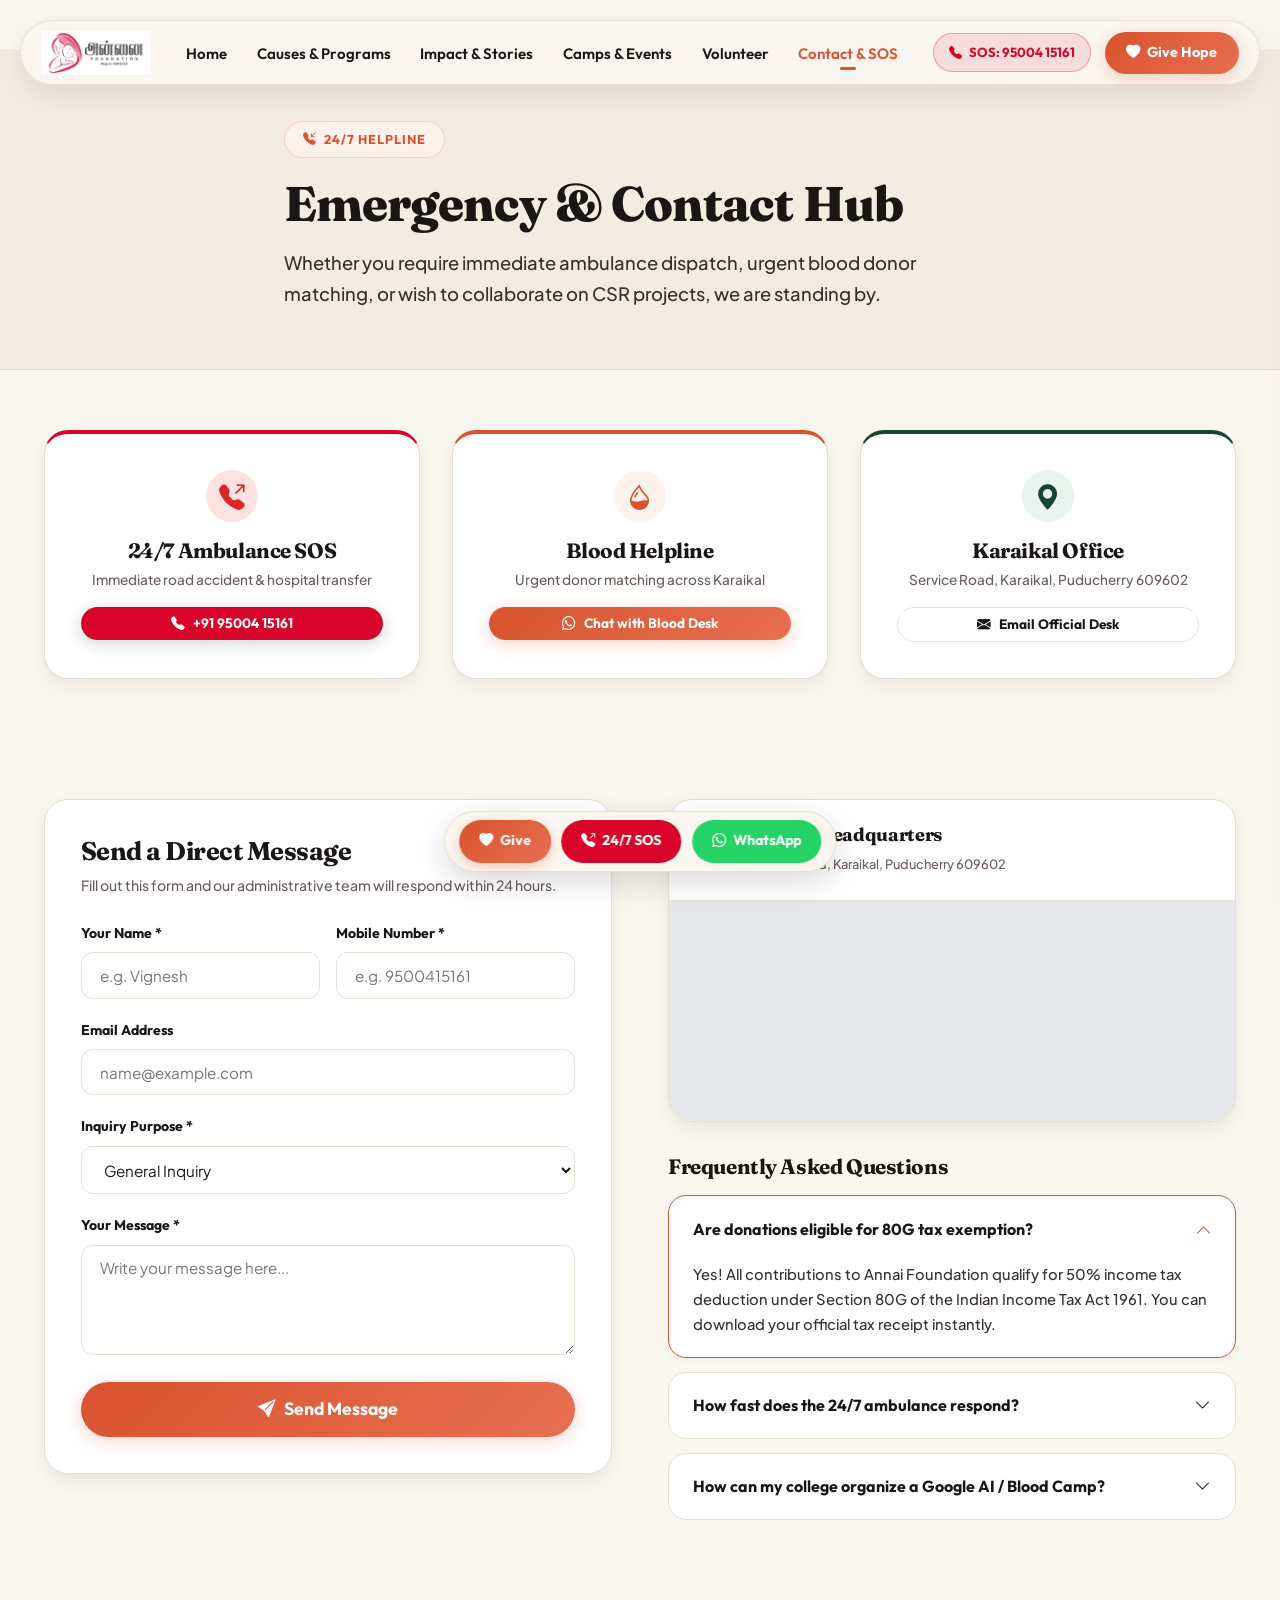
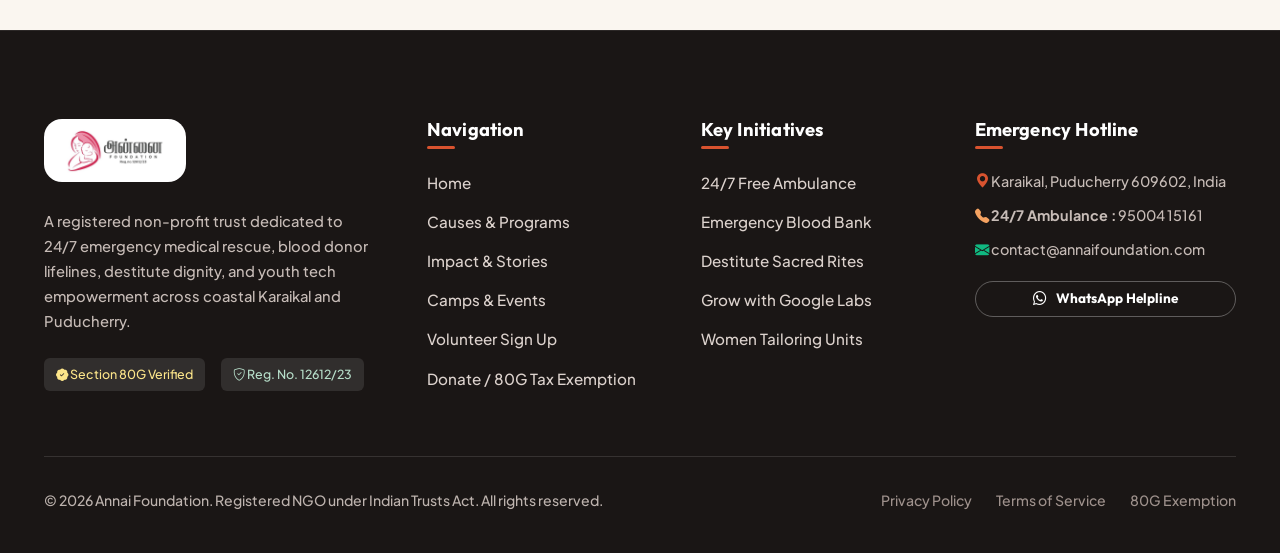
<file: contact.html>
<!DOCTYPE html>
<html lang="en">
<head>
  <meta charset="UTF-8">
  <meta name="viewport" content="width=device-width, initial-scale=1.0">
  <title>Contact Us & Emergency Lines - Annai Foundation</title>
  <meta name="description" content="Get in touch with Annai Foundation. 24/7 ambulance emergency dispatch (+91 95004 15161), blood donor assistance, volunteer coordination, and Karaikal office location.">
  
  <link rel="icon" href="assets/images/logo-preloader.jpeg" type="image/jpeg">
  <link rel="stylesheet" href="https://cdn.jsdelivr.net/npm/bootstrap-icons@1.11.3/font/bootstrap-icons.min.css">
  <link rel="stylesheet" href="assets/css/style.css">
  <link rel="stylesheet" href="assets/css/animations.css">
  <style>
    .faq-item-bento {
      background: var(--bg-surface);
      border: 1px solid var(--border-subtle);
      border-radius: var(--radius-md);
      margin-bottom: 0.85rem;
      overflow: hidden;
      transition: all var(--transition-fast);
    }
    .faq-header-bento {
      padding: 1.2rem 1.5rem;
      display: flex;
      justify-content: space-between;
      align-items: center;
      cursor: pointer;
      font-family: var(--font-display);
      font-weight: 700;
      color: var(--text-heading);
      font-size: 1rem;
    }
    .faq-header-bento:hover {
      color: var(--primary);
    }
    .faq-body-bento {
      padding: 0 1.5rem 1.25rem 1.5rem;
      font-size: 0.92rem;
      color: var(--text-body);
      line-height: 1.7;
      display: none;
    }
    .faq-item-bento.active {
      border-color: var(--primary);
      box-shadow: var(--shadow-subtle);
    }
    .faq-item-bento.active .faq-body-bento {
      display: block;
    }
    .faq-item-bento.active .faq-chevron {
      transform: rotate(180deg);
      color: var(--primary);
    }
    .faq-chevron {
      transition: transform var(--transition-fast);
    }
  </style>
</head>
<body>

  <!-- Floating Island Navigation Bar -->
  <div class="island-nav-wrapper">
    <nav class="island-navbar" id="mainIslandNav">
      <a href="index.html" class="brand-island">
        <img src="assets/images/annai-logo.jpeg" alt="Annai Foundation - Karaikal">
      </a>

      <ul class="nav-links-island">
        <li><a href="index.html" class="nav-link-item">Home</a></li>
        <li><a href="programs.html" class="nav-link-item">Causes & Programs</a></li>
        <li><a href="impact.html" class="nav-link-item">Impact & Stories</a></li>
        <li><a href="events.html" class="nav-link-item">Camps & Events</a></li>
        <li><a href="volunteer.html" class="nav-link-item">Volunteer</a></li>
        <li><a href="contact.html" class="nav-link-item active">Contact & SOS</a></li>
      </ul>

      <div class="nav-actions-island">
        <a href="javascript:void(0)" class="sos-pill-btn" data-action="demo-call">
          <i class="bi bi-telephone-fill"></i> <span>SOS: 95004 15161</span>
        </a>
        <a href="donate.html" class="btn-island-donate">
          <i class="bi bi-heart-fill"></i> Give Hope
        </a>
        <button class="mobile-nav-toggle" id="mobileNavToggle" aria-label="Open Navigation">
          <i class="bi bi-list"></i>
        </button>
      </div>
    </nav>
  </div>

  <!-- Mobile Drawer Menu -->
  <div class="mobile-drawer-backdrop" id="drawerBackdrop"></div>
  <aside class="mobile-drawer-panel" id="drawerPanel">
    <div class="drawer-top">
      <div class="flex items-center gap-2">
        <img src="assets/images/logo-preloader.jpeg" alt="Annai Foundation" style="width: 38px; height: 38px; border-radius: 8px; object-fit: contain;">
        <div>
          <strong style="font-family: var(--font-heading); font-size: 1.15rem; display: block; color: var(--text-heading);">Annai Foundation</strong>
          <span style="font-size: 0.72rem; color: var(--text-muted);">Karaikal • Reg.no.12612/23</span>
        </div>
      </div>
      <button class="drawer-close-btn" id="drawerCloseBtn" aria-label="Close menu">&times;</button>
    </div>

    <ul class="drawer-links-list">
      <li><a href="index.html" class="drawer-link"><i class="bi bi-house-door"></i> Home</a></li>
      <li><a href="programs.html" class="drawer-link"><i class="bi bi-grid-fill"></i> Causes & Programs</a></li>
      <li><a href="impact.html" class="drawer-link"><i class="bi bi-graph-up-arrow"></i> Impact & Stories</a></li>
      <li><a href="events.html" class="drawer-link"><i class="bi bi-calendar-event"></i> Camps & Events</a></li>
      <li><a href="volunteer.html" class="drawer-link"><i class="bi bi-people-fill"></i> Volunteer With Us</a></li>
      <li><a href="donate.html" class="drawer-link"><i class="bi bi-gift-fill"></i> Donate / 80G Tax Exemption</a></li>
      <li><a href="contact.html" class="drawer-link active"><i class="bi bi-telephone-fill"></i> Contact & Emergency SOS</a></li>
    </ul>
  </aside>

  <!-- Editorial Page Header -->
  <section class="section-sm" style="padding-top: 4.5rem; background: var(--bg-subtle); border-bottom: 1px solid var(--border-subtle);">
    <div class="container text-center" style="max-width: 760px;">
      <span class="badge-pill badge-terracotta"><i class="bi bi-telephone-inbound-fill"></i> 24/7 Helpline</span>
      <h1 style="font-size: clamp(2.2rem, 3.8vw, 3.2rem); margin-bottom: 0.85rem;">Emergency & Contact Hub</h1>
      <p class="section-subtitle">
        Whether you require immediate ambulance dispatch, urgent blood donor matching, or wish to collaborate on CSR projects, we are standing by.
      </p>
    </div>
  </section>

  <!-- Emergency Dispatch Cards Strip -->
  <section class="section-sm" style="padding-bottom: 1.5rem;">
    <div class="container">
      <div class="grid grid-3">
        <!-- Card 1: Ambulance SOS -->
        <div class="bento-card reveal" style="border-top: 4px solid var(--accent-red); text-align: center;">
          <div style="width: 52px; height: 52px; border-radius: 50%; background: #FEE2E2; color: #DC2626; display: flex; align-items: center; justify-content: center; font-size: 1.6rem; margin: 0 auto 1rem auto;">
            <i class="bi bi-telephone-outbound-fill"></i>
          </div>
          <h3 style="font-size: 1.3rem; margin-bottom: 0.25rem;">24/7 Ambulance SOS</h3>
          <p style="font-size: 0.85rem; color: var(--text-muted); margin-bottom: 1rem;">Immediate road accident & hospital transfer</p>
          <a href="javascript:void(0)" class="btn btn-secondary btn-sm" data-action="demo-call" style="width: 100%; background: var(--accent-red); border: none;">
            <i class="bi bi-telephone-fill"></i> +91 95004 15161
          </a>
        </div>

        <!-- Card 2: Blood Helpline -->
        <div class="bento-card reveal reveal-delay-1" style="border-top: 4px solid var(--primary); text-align: center;">
          <div style="width: 52px; height: 52px; border-radius: 50%; background: var(--primary-light); color: var(--primary); display: flex; align-items: center; justify-content: center; font-size: 1.6rem; margin: 0 auto 1rem auto;">
            <i class="bi bi-droplet-half"></i>
          </div>
          <h3 style="font-size: 1.3rem; margin-bottom: 0.25rem;">Blood Helpline</h3>
          <p style="font-size: 0.85rem; color: var(--text-muted); margin-bottom: 1rem;">Urgent donor matching across Karaikal</p>
          <a href="javascript:void(0)" class="btn btn-primary btn-sm" data-action="demo-whatsapp" style="width: 100%;">
            <i class="bi bi-whatsapp"></i> Chat with Blood Desk
          </a>
        </div>

        <!-- Card 3: Karaikal Office -->
        <div class="bento-card reveal reveal-delay-2" style="border-top: 4px solid var(--secondary); text-align: center;">
          <div style="width: 52px; height: 52px; border-radius: 50%; background: var(--secondary-light); color: var(--secondary); display: flex; align-items: center; justify-content: center; font-size: 1.6rem; margin: 0 auto 1rem auto;">
            <i class="bi bi-geo-alt-fill"></i>
          </div>
          <h3 style="font-size: 1.3rem; margin-bottom: 0.25rem;">Karaikal Office</h3>
          <p style="font-size: 0.85rem; color: var(--text-muted); margin-bottom: 1rem;">Service Road, Karaikal, Puducherry 609602</p>
          <a href="mailto:contact@annaifoundation.com" class="btn btn-outline btn-sm" style="width: 100%;">
            <i class="bi bi-envelope-fill"></i> Email Official Desk
          </a>
        </div>
      </div>
    </div>
  </section>

  <!-- Contact Form & Interactive Map Grid -->
  <section class="section">
    <div class="container">
      <div class="grid grid-2" style="gap: 3.5rem; align-items: start;">
        
        <!-- Contact Form -->
        <div class="bento-card reveal">
          <h2 style="font-size: 1.6rem; margin-bottom: 0.4rem;">Send a Direct Message</h2>
          <p style="font-size: 0.88rem; color: var(--text-muted); margin-bottom: 1.5rem;">
            Fill out this form and our administrative team will respond within 24 hours.
          </p>

          <form id="contactForm">
            <div class="grid grid-2" style="gap: 1rem;">
              <div class="form-group">
                <label class="form-label" for="contactName">Your Name *</label>
                <input type="text" id="contactName" class="form-control" placeholder="e.g. Vignesh" required>
              </div>
              <div class="form-group">
                <label class="form-label" for="contactPhone">Mobile Number *</label>
                <input type="tel" id="contactPhone" class="form-control" placeholder="e.g. 9500415161" required>
              </div>
            </div>

            <div class="form-group">
              <label class="form-label" for="contactEmail">Email Address</label>
              <input type="email" id="contactEmail" class="form-control" placeholder="name@example.com">
            </div>

            <div class="form-group">
              <label class="form-label" for="contactInquiryType">Inquiry Purpose *</label>
              <select id="contactInquiryType" class="form-control">
                <option value="General Inquiry">General Inquiry</option>
                <option value="Ambulance Services">Ambulance Emergency & Transport</option>
                <option value="Blood Donation">Blood / Platelet Assistance</option>
                <option value="Host a Camp">Host a Camp on College Campus</option>
                <option value="CSR Collaboration">CSR & Corporate Partnership</option>
                <option value="Volunteer Coordination">Volunteer Coordination</option>
              </select>
            </div>

            <div class="form-group">
              <label class="form-label" for="contactMsg">Your Message *</label>
              <textarea id="contactMsg" class="form-control" placeholder="Write your message here..." required></textarea>
            </div>

            <button type="submit" id="btnContactSubmit" class="btn btn-primary btn-lg" style="width: 100%;">
              <i class="bi bi-send-fill"></i> Send Message
            </button>
          </form>
        </div>

        <!-- Right: Map & FAQ Section -->
        <div>
          <!-- Location Map Frame -->
          <div class="bento-card reveal reveal-delay-1" style="padding: 0; overflow: hidden; margin-bottom: 2rem;">
            <div style="padding: 1.5rem 1.75rem; border-bottom: 1px solid var(--border-subtle);">
              <h4 style="margin-bottom: 0.15rem; font-size: 1.15rem;">Our Karaikal Headquarters</h4>
              <span style="font-size: 0.8rem; color: var(--text-muted);">No. 123, Service Road, Karaikal, Puducherry 609602</span>
            </div>
            <div style="height: 220px; width: 100%; background: #E5E7EB; position: relative;">
              <iframe 
                src="https://www.google.com/maps/embed?pb=!1m18!1m12!1m3!1d62637.36940828784!2d79.80556272372481!3d10.92543787754123!2m3!1f0!2f0!3f0!3m2!1i1024!2i768!4f13.1!3m3!1m2!1s0x3a5511394f479ea5%3A0x8e0258a43ea416d5!2sKaraikal%2C%20Puducherry!5e0!3m2!1sen!2sin!4v1700000000000!5m2!1sen!2sin" 
                width="100%" 
                height="100%" 
                style="border:0;" 
                allowfullscreen="" 
                loading="lazy" 
                referrerpolicy="no-referrer-when-downgrade"
                title="Annai Foundation Location Map">
              </iframe>
            </div>
          </div>

          <!-- FAQ Accordion -->
          <div class="reveal reveal-delay-2">
            <h3 style="font-size: 1.3rem; margin-bottom: 1rem;">Frequently Asked Questions</h3>
            
            <div class="faq-item-bento active">
              <div class="faq-header-bento">
                <span>Are donations eligible for 80G tax exemption?</span>
                <i class="bi bi-chevron-down faq-chevron"></i>
              </div>
              <div class="faq-body-bento">
                Yes! All contributions to Annai Foundation qualify for 50% income tax deduction under Section 80G of the Indian Income Tax Act 1961. You can download your official tax receipt instantly.
              </div>
            </div>

            <div class="faq-item-bento">
              <div class="faq-header-bento">
                <span>How fast does the 24/7 ambulance respond?</span>
                <i class="bi bi-chevron-down faq-chevron"></i>
              </div>
              <div class="faq-body-bento">
                Our ambulance operates round-the-clock across Karaikal with an average arrival time of 8.5 minutes within municipal limits, equipped with oxygen and first-aid.
              </div>
            </div>

            <div class="faq-item-bento">
              <div class="faq-header-bento">
                <span>How can my college organize a Google AI / Blood Camp?</span>
                <i class="bi bi-chevron-down faq-chevron"></i>
              </div>
              <div class="faq-body-bento">
                You can select "Host a Camp" on the contact form. Our coordinator team will reach out with complete equipment, instructors, and certificates.
              </div>
            </div>
          </div>
        </div>

      </div>
    </div>
  </section>

  <!-- Editorial Sanctuary Footer -->
  <footer class="editorial-footer">
    <div class="container">
      <div class="footer-top-grid">
        <!-- Col 1: Brand Manifesto -->
        <div>
          <div class="footer-logo-card">
            <img src="assets/images/annai-logo.jpeg" alt="Annai Foundation">
          </div>
          <p style="font-size: 0.92rem; line-height: 1.7; color: #C7BCB7; margin-bottom: 1.5rem;">
            A registered non-profit trust dedicated to 24/7 emergency medical rescue, blood donor lifelines, destitute dignity, and youth tech empowerment across coastal Karaikal and Puducherry.
          </p>
          <div class="flex gap-2">
            <span class="tax-badge" style="background: rgba(255,255,255,0.1); color: #FDE68A; padding: 0.35rem 0.75rem; font-size: 0.78rem; border-radius: var(--radius-xs);">
              <i class="bi bi-patch-check-fill"></i> Section 80G Verified
            </span>
            <span class="tax-badge" style="background: rgba(255,255,255,0.1); color: #B7DFCA; padding: 0.35rem 0.75rem; font-size: 0.78rem; border-radius: var(--radius-xs);">
              <i class="bi bi-shield-check"></i> Reg. No. 12612/23
            </span>
          </div>
        </div>

        <!-- Col 2: Quick Links -->
        <div>
          <h4 class="footer-heading">Navigation</h4>
          <ul class="footer-nav-list">
            <li><a href="index.html">Home</a></li>
            <li><a href="programs.html">Causes & Programs</a></li>
            <li><a href="impact.html">Impact & Stories</a></li>
            <li><a href="events.html">Camps & Events</a></li>
            <li><a href="volunteer.html">Volunteer Sign Up</a></li>
            <li><a href="donate.html">Donate / 80G Tax Exemption</a></li>
          </ul>
        </div>

        <!-- Col 3: Core Programs -->
        <div>
          <h4 class="footer-heading">Key Initiatives</h4>
          <ul class="footer-nav-list">
            <li><a href="programs.html?cat=Healthcare">24/7 Free Ambulance</a></li>
            <li><a href="programs.html?cat=Healthcare">Emergency Blood Bank</a></li>
            <li><a href="programs.html?cat=Humanitarian">Destitute Sacred Rites</a></li>
            <li><a href="programs.html?cat=Education">Grow with Google Labs</a></li>
            <li><a href="programs.html?cat=Livelihood">Women Tailoring Units</a></li>
          </ul>
        </div>

        <!-- Col 4: Emergency Contacts -->
        <div>
          <h4 class="footer-heading">Emergency Hotline</h4>
          <p style="font-size: 0.9rem; color: #C7BCB7; margin-bottom: 0.6rem;">
            <i class="bi bi-geo-alt-fill" style="color: var(--primary);"></i> Karaikal, Puducherry 609602, India
          </p>
          <p style="font-size: 0.9rem; color: #C7BCB7; margin-bottom: 0.6rem;">
            <i class="bi bi-telephone-fill" style="color: var(--accent-gold);"></i> <strong>24/7 Ambulance :</strong> 95004 15161
          </p>
          <p style="font-size: 0.9rem; color: #C7BCB7; margin-bottom: 1.25rem;">
            <i class="bi bi-envelope-fill" style="color: #10B981;"></i> contact@annaifoundation.com
          </p>
          <a href="javascript:void(0)" class="btn btn-outline-white btn-sm" data-action="demo-whatsapp" style="width: 100%;">
            <i class="bi bi-whatsapp"></i> WhatsApp Helpline
          </a>
        </div>
      </div>

      <div class="footer-bottom-bar">
        <div>&copy; 2026 Annai Foundation. Registered NGO under Indian Trusts Act. All rights reserved.</div>
        <div class="flex gap-3">
          <a href="contact.html" style="color: #9E918C;">Privacy Policy</a>
          <a href="contact.html" style="color: #9E918C;">Terms of Service</a>
          <a href="donate.html" style="color: #9E918C;">80G Exemption</a>
        </div>
      </div>
    </div>
  </footer>

  <!-- Floating Quick Action Dock -->
  <aside class="floating-dock-pill" aria-label="Quick Actions">
    <a href="donate.html" class="dock-pill-btn dock-pill-donate"><i class="bi bi-heart-fill"></i> <span>Give</span></a>
    <a href="javascript:void(0)" class="dock-pill-btn dock-pill-emergency" data-action="demo-call"><i class="bi bi-telephone-outbound-fill"></i> <span>24/7 SOS</span></a>
    <a href="javascript:void(0)" class="dock-pill-btn dock-pill-whatsapp" data-action="demo-whatsapp"><i class="bi bi-whatsapp"></i> <span>WhatsApp</span></a>
  </aside>

  <!-- JavaScript Modules -->
  <script src="assets/js/data.js"></script>
  <script src="assets/js/main.js"></script>
  <script>
    // FAQ Accordion Interaction
    document.querySelectorAll('.faq-header-bento').forEach(header => {
      header.addEventListener('click', () => {
        const item = header.parentElement;
        const wasActive = item.classList.contains('active');
        document.querySelectorAll('.faq-item-bento').forEach(i => i.classList.remove('active'));
        if (!wasActive) item.classList.add('active');
      });
    });

    // Contact Form Submission
    const contactForm = document.getElementById('contactForm');
    const btnSubmit = document.getElementById('btnContactSubmit');

    if (contactForm) {
      contactForm.addEventListener('submit', (e) => {
        e.preventDefault();
        const name = document.getElementById('contactName')?.value.trim();
        const inq = document.getElementById('contactInquiryType')?.value;

        if (btnSubmit) {
          btnSubmit.disabled = true;
          btnSubmit.innerHTML = '<span class="spinner-border spinner-border-sm"></span> Sending Message...';
        }

        setTimeout(() => {
          if (btnSubmit) {
            btnSubmit.disabled = false;
            btnSubmit.innerHTML = '<i class="bi bi-send-fill"></i> Send Message';
          }
          showToast(`Thank you, ${name}! Your inquiry regarding "${inq}" has been received. Our team will contact you shortly.`, 'success');
          contactForm.reset();
        }, 1000);
      });
    }
  </script>
</body>
</html>
</file>
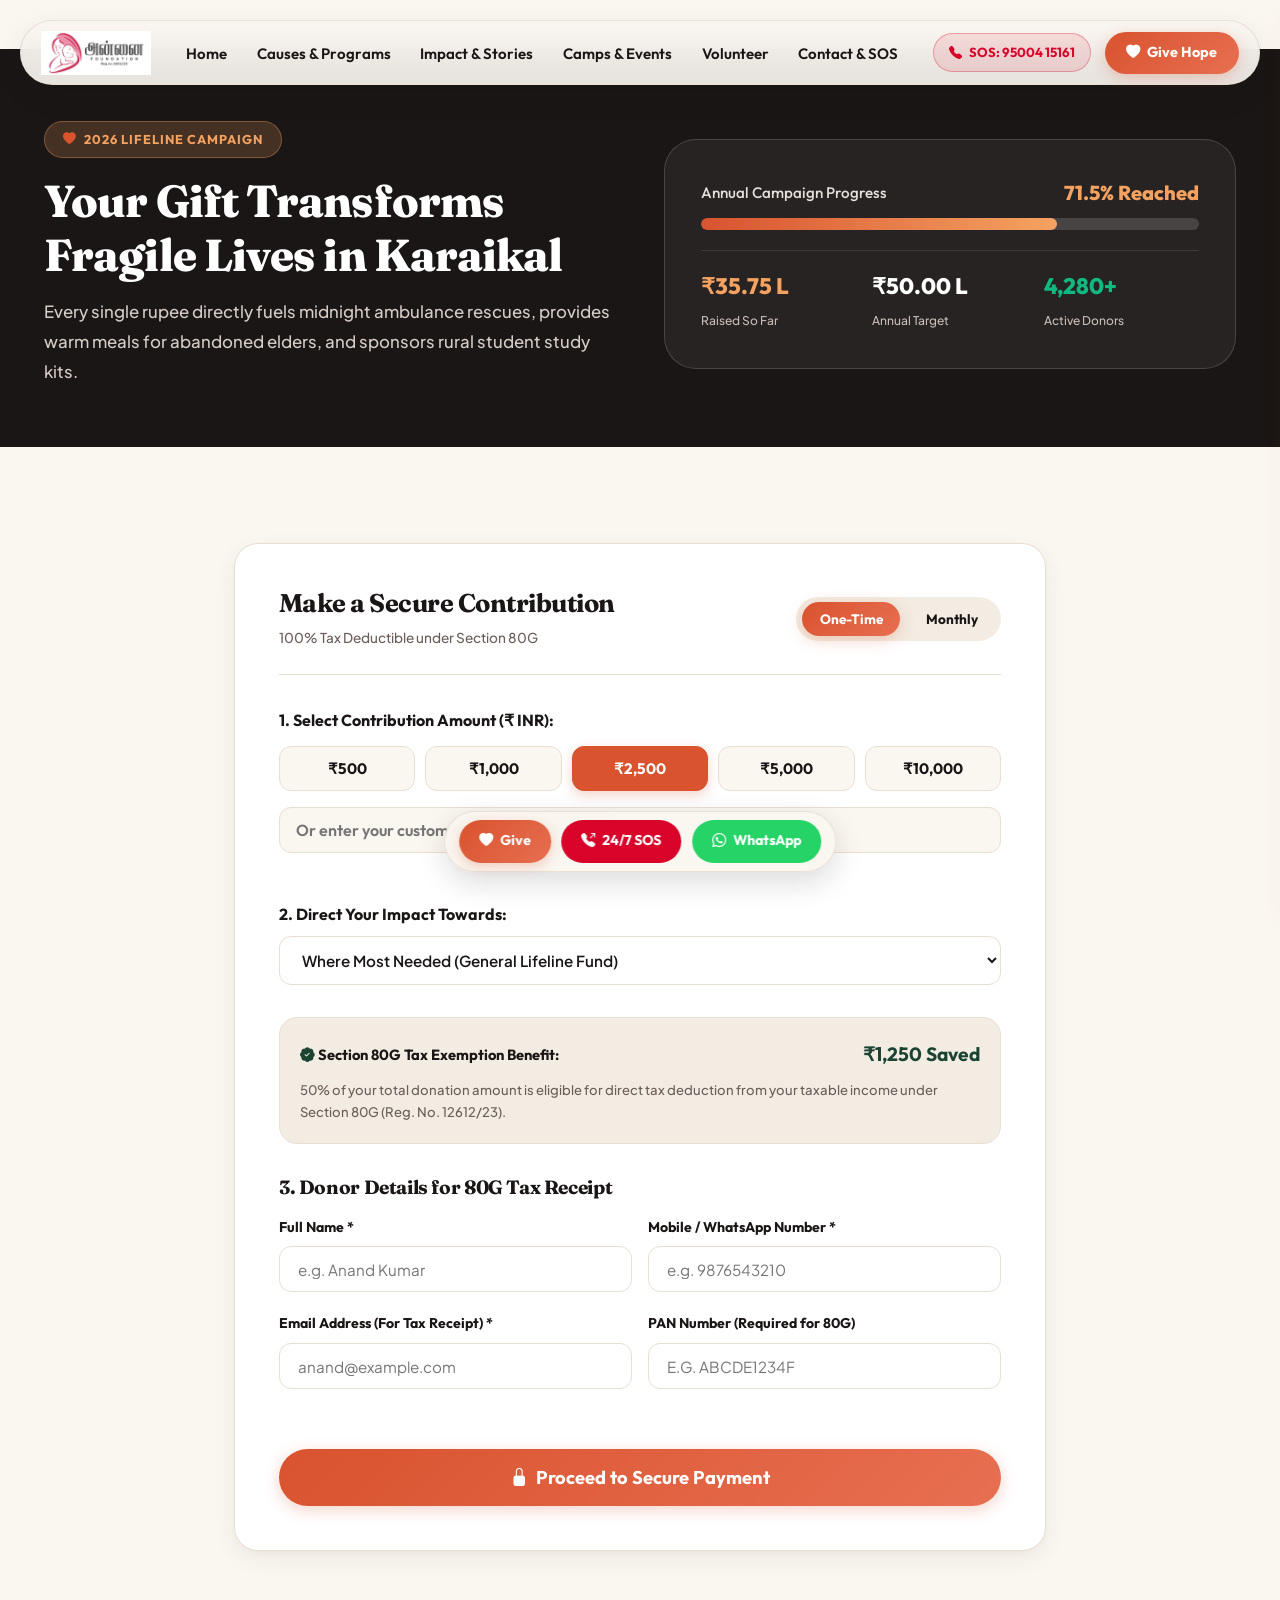
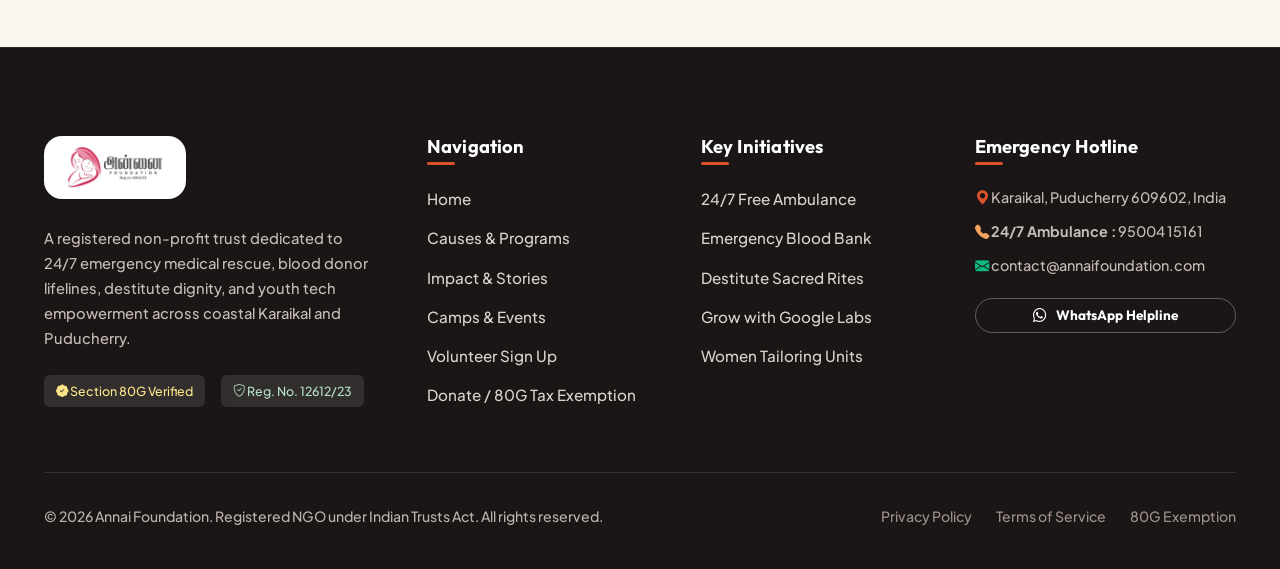
<file: donate.html>
<!DOCTYPE html>
<html lang="en">
<head>
  <meta charset="UTF-8">
  <meta name="viewport" content="width=device-width, initial-scale=1.0">
  <title>Donate & Save Lives - Annai Foundation (80G Tax Exempt)</title>
  <meta name="description" content="Support Annai Foundation's emergency ambulance, destitute care, and youth education. 100% tax-exempt under Section 80G with instant downloadable receipts.">
  
  <link rel="icon" href="assets/images/logo-preloader.jpeg" type="image/jpeg">
  <link rel="stylesheet" href="https://cdn.jsdelivr.net/npm/bootstrap-icons@1.11.3/font/bootstrap-icons.min.css">
  <link rel="stylesheet" href="assets/css/style.css">
  <link rel="stylesheet" href="assets/css/animations.css">
  <style>
    .pay-mode-btn {
      flex: 1;
      padding: 0.75rem 0.5rem;
      border: 1.5px solid var(--border-subtle);
      background: var(--bg-canvas);
      font-family: var(--font-display);
      font-weight: 700;
      font-size: 0.88rem;
      color: var(--text-heading);
      border-radius: var(--radius-sm);
      cursor: pointer;
      transition: all var(--transition-fast);
      display: flex;
      align-items: center;
      justify-content: center;
      gap: 0.4rem;
    }
    .pay-mode-btn.active {
      background: var(--primary);
      color: #FFFFFF;
      border-color: var(--primary);
    }
    .receipt-container {
      border: 2px dashed var(--border-subtle);
      padding: 2rem;
      border-radius: var(--radius-lg);
      background: #FFFFFF;
      position: relative;
    }
    .receipt-watermark {
      position: absolute;
      right: 1.5rem;
      bottom: 1.5rem;
      opacity: 0.08;
      font-size: 6rem;
      pointer-events: none;
    }
  </style>
</head>
<body>

  <!-- Floating Island Navigation Bar -->
  <div class="island-nav-wrapper">
    <nav class="island-navbar" id="mainIslandNav">
      <a href="index.html" class="brand-island">
        <img src="assets/images/annai-logo.jpeg" alt="Annai Foundation - Karaikal">
      </a>

      <ul class="nav-links-island">
        <li><a href="index.html" class="nav-link-item">Home</a></li>
        <li><a href="programs.html" class="nav-link-item">Causes & Programs</a></li>
        <li><a href="impact.html" class="nav-link-item">Impact & Stories</a></li>
        <li><a href="events.html" class="nav-link-item">Camps & Events</a></li>
        <li><a href="volunteer.html" class="nav-link-item">Volunteer</a></li>
        <li><a href="contact.html" class="nav-link-item">Contact & SOS</a></li>
      </ul>

      <div class="nav-actions-island">
        <a href="javascript:void(0)" class="sos-pill-btn" data-action="demo-call">
          <i class="bi bi-telephone-fill"></i> <span>SOS: 95004 15161</span>
        </a>
        <a href="donate.html" class="btn-island-donate">
          <i class="bi bi-heart-fill"></i> Give Hope
        </a>
        <button class="mobile-nav-toggle" id="mobileNavToggle" aria-label="Open Navigation">
          <i class="bi bi-list"></i>
        </button>
      </div>
    </nav>
  </div>

  <!-- Mobile Drawer Menu -->
  <div class="mobile-drawer-backdrop" id="drawerBackdrop"></div>
  <aside class="mobile-drawer-panel" id="drawerPanel">
    <div class="drawer-top">
      <div class="flex items-center gap-2">
        <img src="assets/images/logo-preloader.jpeg" alt="Annai Foundation" style="width: 38px; height: 38px; border-radius: 8px; object-fit: contain;">
        <div>
          <strong style="font-family: var(--font-heading); font-size: 1.15rem; display: block; color: var(--text-heading);">Annai Foundation</strong>
          <span style="font-size: 0.72rem; color: var(--text-muted);">Karaikal • Reg.no.12612/23</span>
        </div>
      </div>
      <button class="drawer-close-btn" id="drawerCloseBtn" aria-label="Close menu">&times;</button>
    </div>

    <ul class="drawer-links-list">
      <li><a href="index.html" class="drawer-link"><i class="bi bi-house-door"></i> Home</a></li>
      <li><a href="programs.html" class="drawer-link"><i class="bi bi-grid-fill"></i> Causes & Programs</a></li>
      <li><a href="impact.html" class="drawer-link"><i class="bi bi-graph-up-arrow"></i> Impact & Stories</a></li>
      <li><a href="events.html" class="drawer-link"><i class="bi bi-calendar-event"></i> Camps & Events</a></li>
      <li><a href="volunteer.html" class="drawer-link"><i class="bi bi-people-fill"></i> Volunteer With Us</a></li>
      <li><a href="donate.html" class="drawer-link active"><i class="bi bi-gift-fill"></i> Donate / 80G Tax Exemption</a></li>
      <li><a href="contact.html" class="drawer-link"><i class="bi bi-telephone-fill"></i> Contact & Emergency SOS</a></li>
    </ul>
  </aside>

  <!-- Fundraising Goal Hero -->
  <section class="section-sm" style="padding-top: 4.5rem; background: var(--bg-dark); color: #FFFFFF;">
    <div class="container">
      <div class="grid grid-2" style="align-items: center; gap: 3rem;">
        <div>
          <span class="badge-pill" style="background: rgba(244, 162, 97, 0.2); color: var(--accent-gold); border: 1px solid rgba(244,162,97,0.35);">
            <span class="animate-pulse-heart"><i class="bi bi-heart-fill"></i></span> 2026 Lifeline Campaign
          </span>
          <h1 style="color: #FFFFFF; font-size: clamp(2rem, 3.5vw, 3rem); margin-bottom: 0.85rem;">
            Your Gift Transforms Fragile Lives in Karaikal
          </h1>
          <p style="color: #D5CCC8; font-size: 1.05rem; line-height: 1.8;">
            Every single rupee directly fuels midnight ambulance rescues, provides warm meals for abandoned elders, and sponsors rural student study kits.
          </p>
        </div>

        <div style="background: rgba(255, 255, 255, 0.06); border: 1px solid rgba(255, 255, 255, 0.15); border-radius: var(--radius-xl); padding: 2.25rem;">
          <div class="flex-between items-center" style="margin-bottom: 0.5rem;">
            <span style="font-family: var(--font-display); font-size: 0.95rem; color: #E6DFDC;">Annual Campaign Progress</span>
            <span style="font-family: var(--font-display); font-size: 1.25rem; font-weight: 800; color: var(--accent-gold);">71.5% Reached</span>
          </div>
          <div class="progress-track" style="height: 12px; background: rgba(255, 255, 255, 0.15); margin-bottom: 1.25rem;">
            <div class="progress-fill" style="width: 71.5%;"></div>
          </div>
          <div class="grid grid-3 text-center" style="gap: 1rem; border-top: 1px solid rgba(255, 255, 255, 0.1); padding-top: 1rem;">
            <div>
              <span style="display: block; font-family: var(--font-display); font-size: 1.4rem; font-weight: 800; color: var(--accent-gold);">₹35.75 L</span>
              <span style="font-size: 0.75rem; color: #C7BCB7;">Raised So Far</span>
            </div>
            <div>
              <span style="display: block; font-family: var(--font-display); font-size: 1.4rem; font-weight: 800; color: #FFFFFF;">₹50.00 L</span>
              <span style="font-size: 0.75rem; color: #C7BCB7;">Annual Target</span>
            </div>
            <div>
              <span style="display: block; font-family: var(--font-display); font-size: 1.4rem; font-weight: 800; color: #10B981;">4,280+</span>
              <span style="font-size: 0.75rem; color: #C7BCB7;">Active Donors</span>
            </div>
          </div>
        </div>
      </div>
    </div>
  </section>

  <!-- Modern Giving Studio -->
  <section class="section">
    <div class="container" style="max-width: 860px;">
      <div class="bento-card" style="padding: 2.75rem;">
        
        <!-- Frequency Toggle -->
        <div class="flex-between items-center flex-wrap gap-2" style="margin-bottom: 2rem; border-bottom: 1px solid var(--border-subtle); padding-bottom: 1.5rem;">
          <div>
            <h2 style="font-size: 1.6rem; margin-bottom: 0.2rem;">Make a Secure Contribution</h2>
            <span style="font-size: 0.85rem; color: var(--text-muted);">100% Tax Deductible under Section 80G</span>
          </div>
          
          <div class="flex gap-1" style="background: var(--bg-subtle); padding: 0.35rem; border-radius: var(--radius-full);">
            <button type="button" class="btn btn-sm btn-primary" id="freqOneTime" style="border-radius: var(--radius-full);">One-Time</button>
            <button type="button" class="btn btn-sm btn-outline" id="freqMonthly" style="border-radius: var(--radius-full); border: none;">Monthly</button>
          </div>
        </div>

        <form id="mainDonationForm">
          <!-- Step 1: Select Amount -->
          <div style="margin-bottom: 2rem;">
            <label class="form-label" style="font-size: 1rem; margin-bottom: 0.75rem;">1. Select Contribution Amount (₹ INR):</label>
            <div class="giving-chips-grid" style="grid-template-columns: repeat(5, 1fr); margin-bottom: 1rem;">
              <button type="button" class="chip-btn" data-amt="500">₹500</button>
              <button type="button" class="chip-btn" data-amt="1000">₹1,000</button>
              <button type="button" class="chip-btn active" data-amt="2500">₹2,500</button>
              <button type="button" class="chip-btn" data-amt="5000">₹5,000</button>
              <button type="button" class="chip-btn" data-amt="10000">₹10,000</button>
            </div>
            <input type="number" id="customAmountInput" class="custom-chip-input" placeholder="Or enter your custom amount (e.g. 15000)">
          </div>

          <!-- Step 2: Select Cause Allocation -->
          <div style="margin-bottom: 2rem;">
            <label class="form-label" style="font-size: 1rem; margin-bottom: 0.5rem;">2. Direct Your Impact Towards:</label>
            <select id="donationCauseSelect" class="form-control" style="font-weight: 600;">
              <option value="General">Where Most Needed (General Lifeline Fund)</option>
              <option value="Ambulance">24/7 Free Ambulance Fuel & Emergency Oxygen</option>
              <option value="Blood">Emergency Blood & Platelet Donor Network</option>
              <option value="Destitute">Destitute Elders Meals & Sacred Final Rites</option>
              <option value="GoogleSkills">Grow with Google Youth Digital Skill Labs</option>
              <option value="ChildEducation">Underprivileged Children School Supply Kits</option>
              <option value="WomenTailoring">Women Vocational Sewing Machine Units</option>
            </select>
          </div>

          <!-- Real-Time 80G Tax Benefit Summary Box -->
          <div style="background: var(--bg-subtle); border: 1.5px solid var(--border-subtle); border-radius: var(--radius-md); padding: 1.25rem; margin-bottom: 2rem;">
            <div class="flex-between items-center" style="margin-bottom: 0.5rem;">
              <span style="font-family: var(--font-display); font-weight: 700; color: var(--text-heading); font-size: 0.92rem;">
                <i class="bi bi-patch-check-fill" style="color: var(--secondary);"></i> Section 80G Tax Exemption Benefit:
              </span>
              <strong id="taxBenefitAmount" style="font-family: var(--font-display); font-size: 1.2rem; color: var(--secondary);">₹1,250 Saved</strong>
            </div>
            <p style="font-size: 0.82rem; color: var(--text-muted); margin-bottom: 0;">
              50% of your total donation amount is eligible for direct tax deduction from your taxable income under Section 80G (Reg. No. 12612/23).
            </p>
          </div>

          <!-- Step 3: Donor Details -->
          <div style="margin-bottom: 2.5rem;">
            <h3 style="font-size: 1.2rem; margin-bottom: 1rem;">3. Donor Details for 80G Tax Receipt</h3>
            <div class="grid grid-2" style="gap: 1rem;">
              <div class="form-group">
                <label class="form-label" for="donorName">Full Name *</label>
                <input type="text" id="donorName" class="form-control" placeholder="e.g. Anand Kumar" required>
              </div>
              <div class="form-group">
                <label class="form-label" for="donorMobile">Mobile / WhatsApp Number *</label>
                <input type="tel" id="donorMobile" class="form-control" placeholder="e.g. 9876543210" required>
              </div>
            </div>

            <div class="grid grid-2" style="gap: 1rem;">
              <div class="form-group">
                <label class="form-label" for="donorEmail">Email Address (For Tax Receipt) *</label>
                <input type="email" id="donorEmail" class="form-control" placeholder="anand@example.com" required>
              </div>
              <div class="form-group">
                <label class="form-label" for="donorPan">PAN Number (Required for 80G)</label>
                <input type="text" id="donorPan" class="form-control" placeholder="e.g. ABCDE1234F" maxlength="10" style="text-transform: uppercase;">
              </div>
            </div>
          </div>

          <button type="submit" class="btn btn-primary btn-lg" style="width: 100%; font-size: 1.15rem;">
            <i class="bi bi-lock-fill"></i> Proceed to Secure Payment
          </button>
        </form>
      </div>
    </div>
  </section>

  <!-- Checkout Modal (UPI QR / Card / NetBanking) -->
  <div class="modal-backdrop-custom" id="checkoutModal">
    <div class="modal-window">
      <button class="modal-close-x" onclick="document.getElementById('checkoutModal').classList.remove('open'); document.body.style.overflow='';">&times;</button>
      
      <div style="text-align: center; margin-bottom: 1.5rem;">
        <span class="badge-pill badge-evergreen" style="margin-bottom: 0.5rem;"><i class="bi bi-shield-lock-fill"></i> 256-Bit SSL Encrypted</span>
        <h3 style="font-size: 1.5rem; margin-bottom: 0.25rem;">Complete Your Donation</h3>
        <div style="font-family: var(--font-heading); font-size: 2.2rem; font-weight: 800; color: var(--primary);" id="modalPayAmountDisplay">₹2,500</div>
      </div>

      <div class="flex gap-1" style="margin-bottom: 1.5rem;">
        <button type="button" class="pay-mode-btn active" data-tab="upi"><i class="bi bi-qr-code"></i> UPI QR</button>
        <button type="button" class="pay-mode-btn" data-tab="card"><i class="bi bi-credit-card"></i> Card</button>
        <button type="button" class="pay-mode-btn" data-tab="net"><i class="bi bi-bank"></i> NetBanking</button>
      </div>

      <!-- UPI Panel -->
      <div id="panelUpi" style="text-align: center; background: var(--bg-subtle); padding: 1.5rem; border-radius: var(--radius-md); margin-bottom: 1.5rem;">
        <p style="font-size: 0.85rem; font-weight: 700; margin-bottom: 0.75rem;">Scan Official QR using GPay / PhonePe / Paytm / BHIM:</p>
        <div style="width: 170px; height: 170px; margin: 0 auto; background: #FFFFFF; padding: 6px; border-radius: var(--radius-sm); border: 2px solid var(--border-subtle); display: flex; align-items: center; justify-content: center; position: relative;">
          <img src="assets/images/original/qr.jpeg" alt="Official Annai Foundation UPI QR Code" style="width: 100%; height: 100%; object-fit: contain; border-radius: 4px;">
        </div>
        <div style="margin-top: 0.75rem; font-family: var(--font-display); font-size: 0.88rem;">
          <strong>UPI ID:</strong> <span style="color: var(--primary);">annaifoundation@sbi</span>
        </div>
      </div>

      <!-- Card Panel -->
      <div id="panelCard" style="display: none; margin-bottom: 1.5rem;">
        <div class="form-group">
          <label class="form-label">Card Number</label>
          <input type="text" class="form-control" value="4111 •••• •••• 1111" readonly>
        </div>
        <div class="grid grid-2" style="gap: 0.75rem;">
          <div class="form-group">
            <label class="form-label">Expiry</label>
            <input type="text" class="form-control" value="12/28" readonly>
          </div>
          <div class="form-group">
            <label class="form-label">CVV</label>
            <input type="password" class="form-control" value="888" readonly>
          </div>
        </div>
      </div>

      <!-- NetBanking Panel -->
      <div id="panelNet" style="display: none; margin-bottom: 1.5rem;">
        <div class="form-group">
          <label class="form-label">Select Bank</label>
          <select class="form-control">
            <option>State Bank of India</option>
            <option>HDFC Bank</option>
            <option>ICICI Bank</option>
            <option>Indian Bank</option>
          </select>
        </div>
      </div>

      <button id="btnConfirmDonation" class="btn btn-primary" style="width: 100%; font-size: 1.05rem;">
        <i class="bi bi-check2-circle"></i> Confirm & Generate 80G Receipt
      </button>
    </div>
  </div>

  <!-- Official Printable 80G Tax Receipt Modal -->
  <div class="modal-backdrop-custom" id="receiptModal">
    <div class="modal-window" style="max-width: 640px;">
      <button class="modal-close-x" onclick="document.getElementById('receiptModal').classList.remove('open'); document.body.style.overflow='';">&times;</button>
      
      <div class="receipt-container">
        <i class="bi bi-patch-check-fill receipt-watermark"></i>
        
        <!-- Header -->
        <div class="flex-between items-center" style="border-bottom: 2px solid var(--secondary); padding-bottom: 1rem; margin-bottom: 1.25rem;">
          <div class="flex items-center gap-2">
            <img src="assets/images/annai-logo.jpeg" alt="Annai Foundation" style="height: 48px; object-fit: contain;">
            <div>
              <span style="font-size: 0.72rem; color: var(--text-muted); display: block;">Reg. No: 12612/23 | NITI Aayog: PY/2021/0289412</span>
              <span style="font-size: 0.72rem; color: var(--text-muted); display: block;">Karaikal, Puducherry 609602 | Ph: +91 95004 15161</span>
            </div>
          </div>
          <div style="text-align: right;">
            <span class="badge-pill badge-saffron" style="font-size: 0.72rem; margin-bottom: 0.2rem;">80G TAX RECEIPT</span>
            <div style="font-size: 0.78rem; font-weight: 700; color: var(--text-heading);" id="receiptTxnId">AF-948102</div>
            <div style="font-size: 0.75rem; color: var(--text-muted);" id="receiptDate">10 Sep 2026</div>
          </div>
        </div>

        <!-- Details -->
        <div style="font-size: 0.9rem; line-height: 1.8; margin-bottom: 1.25rem;">
          <div class="flex-between"><span>Donor Name:</span><strong id="receiptDonorName">Anand Kumar</strong></div>
          <div class="flex-between"><span>Donor PAN:</span><strong id="receiptDonorPan" style="font-family: monospace;">ABCDE1234F</strong></div>
          <div class="flex-between"><span>Email & Mobile:</span><span id="receiptDonorEmail"></span> | <span id="receiptDonorPhone"></span></div>
          <div class="flex-between"><span>Contribution Amount:</span><strong id="receiptAmount" style="font-size: 1.2rem; color: var(--primary);">₹2,500</strong></div>
          <div class="flex-between"><span>Designated Cause:</span><span id="receiptCause">24/7 Emergency Ambulance</span></div>
        </div>

        <!-- 80G Declaration -->
        <div style="background: var(--bg-subtle); padding: 0.85rem; border-radius: var(--radius-sm); font-size: 0.78rem; color: var(--text-body); margin-bottom: 1.25rem;">
          This donation qualifies for <strong>50% deduction under Section 80G</strong> of the Income Tax Act 1961 vide order no. AABTA8912EF20214.
        </div>

        <!-- Sign -->
        <div class="flex-between items-center" style="padding-top: 0.75rem;">
          <div style="font-size: 0.75rem; color: var(--text-muted);">
            Digitally verified official document • No physical signature required.
          </div>
          <div style="text-align: center;">
            <div style="font-family: var(--font-heading); font-style: italic; font-weight: 700; color: var(--secondary); font-size: 1.1rem;">Authorized Signatory</div>
            <span style="font-size: 0.72rem; color: var(--text-muted);">Managing Trustee, Annai Foundation</span>
          </div>
        </div>
      </div>

      <div class="flex gap-2" style="margin-top: 1.5rem;">
        <button id="btnPrintReceipt" class="btn btn-secondary" style="flex: 1;">
          <i class="bi bi-printer-fill"></i> Print / Download PDF
        </button>
        <button class="btn btn-outline" onclick="document.getElementById('receiptModal').classList.remove('open'); document.body.style.overflow='';" style="flex: 1;">
          Done
        </button>
      </div>
    </div>
  </div>

  <!-- Editorial Sanctuary Footer -->
  <footer class="editorial-footer">
    <div class="container">
      <div class="footer-top-grid">
        <!-- Col 1: Brand Manifesto -->
        <div>
          <div class="footer-logo-card">
            <img src="assets/images/annai-logo.jpeg" alt="Annai Foundation">
          </div>
          <p style="font-size: 0.92rem; line-height: 1.7; color: #C7BCB7; margin-bottom: 1.5rem;">
            A registered non-profit trust dedicated to 24/7 emergency medical rescue, blood donor lifelines, destitute dignity, and youth tech empowerment across coastal Karaikal and Puducherry.
          </p>
          <div class="flex gap-2">
            <span class="tax-badge" style="background: rgba(255,255,255,0.1); color: #FDE68A; padding: 0.35rem 0.75rem; font-size: 0.78rem; border-radius: var(--radius-xs);">
              <i class="bi bi-patch-check-fill"></i> Section 80G Verified
            </span>
            <span class="tax-badge" style="background: rgba(255,255,255,0.1); color: #B7DFCA; padding: 0.35rem 0.75rem; font-size: 0.78rem; border-radius: var(--radius-xs);">
              <i class="bi bi-shield-check"></i> Reg. No. 12612/23
            </span>
          </div>
        </div>

        <!-- Col 2: Quick Links -->
        <div>
          <h4 class="footer-heading">Navigation</h4>
          <ul class="footer-nav-list">
            <li><a href="index.html">Home</a></li>
            <li><a href="programs.html">Causes & Programs</a></li>
            <li><a href="impact.html">Impact & Stories</a></li>
            <li><a href="events.html">Camps & Events</a></li>
            <li><a href="volunteer.html">Volunteer Sign Up</a></li>
            <li><a href="donate.html">Donate / 80G Tax Exemption</a></li>
          </ul>
        </div>

        <!-- Col 3: Core Programs -->
        <div>
          <h4 class="footer-heading">Key Initiatives</h4>
          <ul class="footer-nav-list">
            <li><a href="programs.html?cat=Healthcare">24/7 Free Ambulance</a></li>
            <li><a href="programs.html?cat=Healthcare">Emergency Blood Bank</a></li>
            <li><a href="programs.html?cat=Humanitarian">Destitute Sacred Rites</a></li>
            <li><a href="programs.html?cat=Education">Grow with Google Labs</a></li>
            <li><a href="programs.html?cat=Livelihood">Women Tailoring Units</a></li>
          </ul>
        </div>

        <!-- Col 4: Emergency Contacts -->
        <div>
          <h4 class="footer-heading">Emergency Hotline</h4>
          <p style="font-size: 0.9rem; color: #C7BCB7; margin-bottom: 0.6rem;">
            <i class="bi bi-geo-alt-fill" style="color: var(--primary);"></i> Karaikal, Puducherry 609602, India
          </p>
          <p style="font-size: 0.9rem; color: #C7BCB7; margin-bottom: 0.6rem;">
            <i class="bi bi-telephone-fill" style="color: var(--accent-gold);"></i> <strong>24/7 Ambulance :</strong> 95004 15161
          </p>
          <p style="font-size: 0.9rem; color: #C7BCB7; margin-bottom: 1.25rem;">
            <i class="bi bi-envelope-fill" style="color: #10B981;"></i> contact@annaifoundation.com
          </p>
          <a href="javascript:void(0)" class="btn btn-outline-white btn-sm" data-action="demo-whatsapp" style="width: 100%;">
            <i class="bi bi-whatsapp"></i> WhatsApp Helpline
          </a>
        </div>
      </div>

      <div class="footer-bottom-bar">
        <div>&copy; 2026 Annai Foundation. Registered NGO under Indian Trusts Act. All rights reserved.</div>
        <div class="flex gap-3">
          <a href="contact.html" style="color: #9E918C;">Privacy Policy</a>
          <a href="contact.html" style="color: #9E918C;">Terms of Service</a>
          <a href="donate.html" style="color: #9E918C;">80G Exemption</a>
        </div>
      </div>
    </div>
  </footer>

  <!-- Floating Quick Action Dock -->
  <aside class="floating-dock-pill" aria-label="Quick Actions">
    <a href="donate.html" class="dock-pill-btn dock-pill-donate"><i class="bi bi-heart-fill"></i> <span>Give</span></a>
    <a href="javascript:void(0)" class="dock-pill-btn dock-pill-emergency" data-action="demo-call"><i class="bi bi-telephone-outbound-fill"></i> <span>24/7 SOS</span></a>
    <a href="javascript:void(0)" class="dock-pill-btn dock-pill-whatsapp" data-action="demo-whatsapp"><i class="bi bi-whatsapp"></i> <span>WhatsApp</span></a>
  </aside>

  <!-- JavaScript Modules -->
  <script src="assets/js/data.js"></script>
  <script src="assets/js/main.js"></script>
  <script src="assets/js/donate.js"></script>
</body>
</html>
</file>
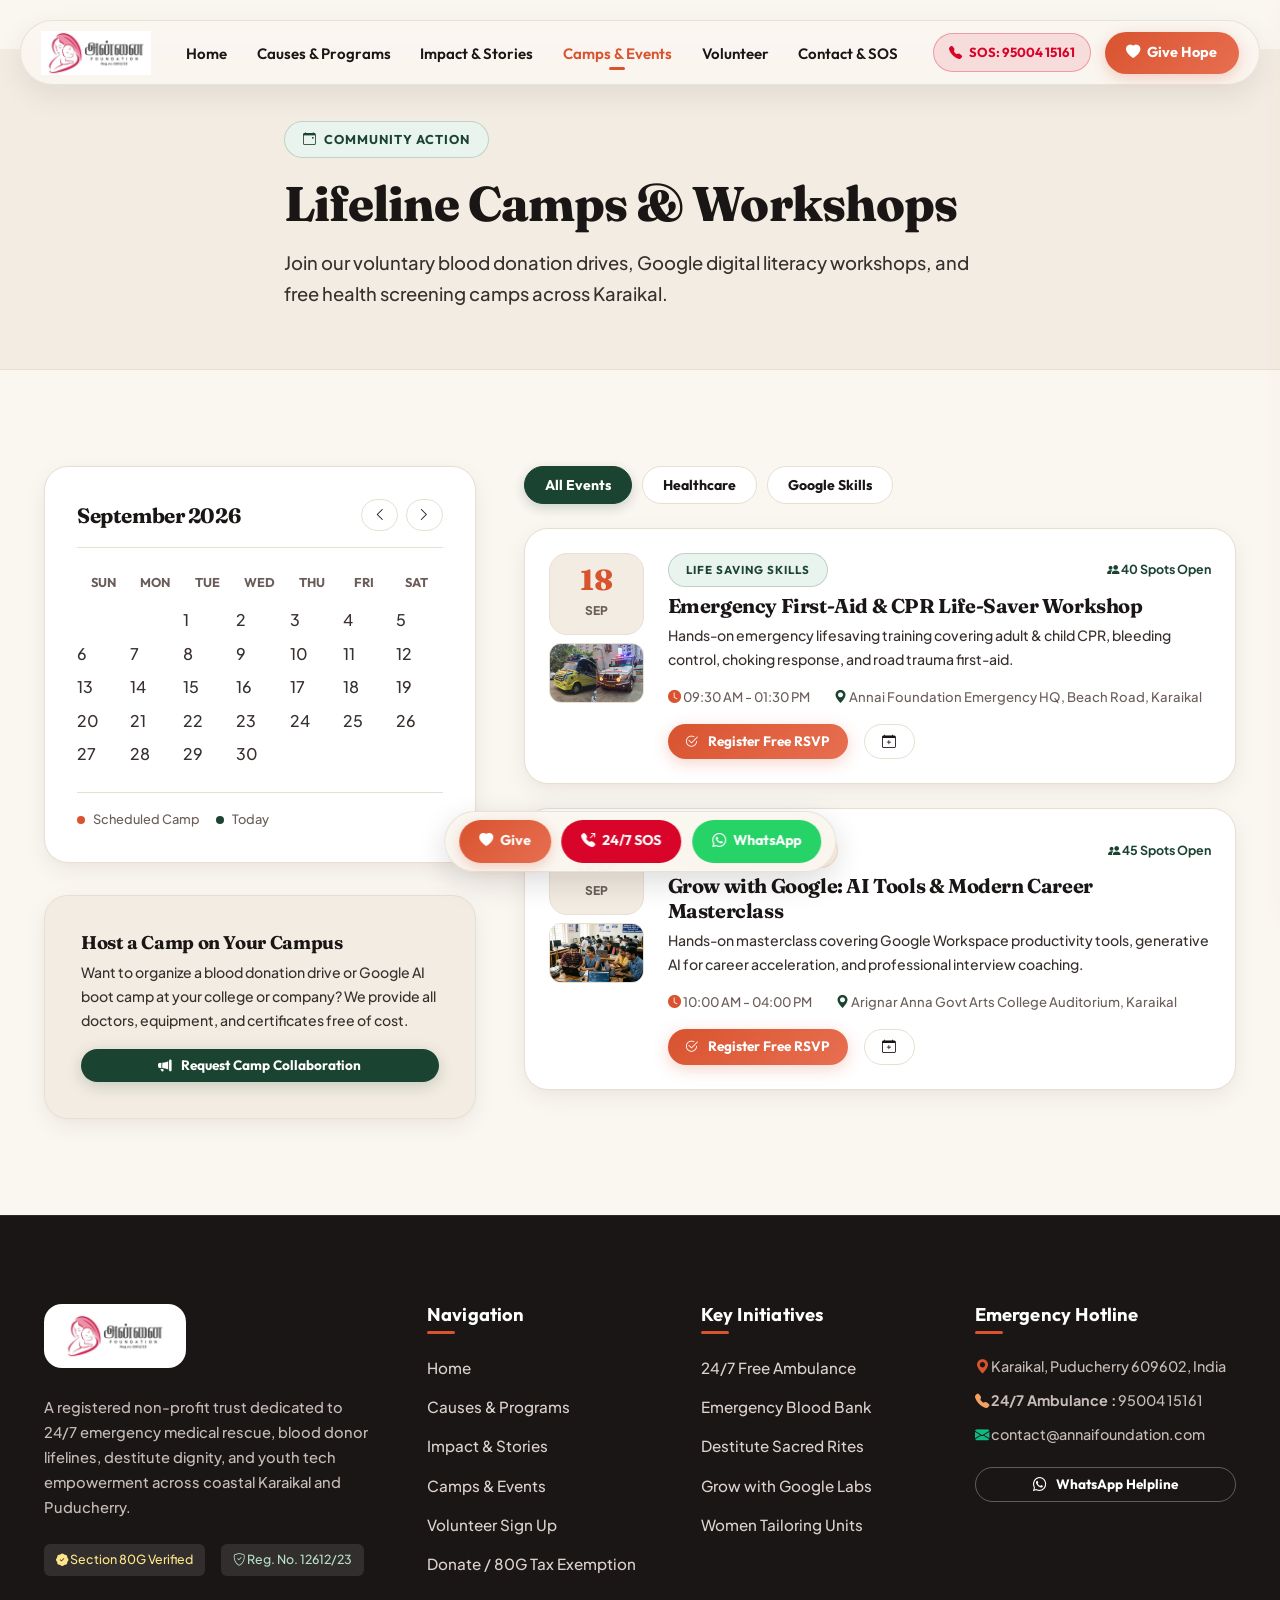
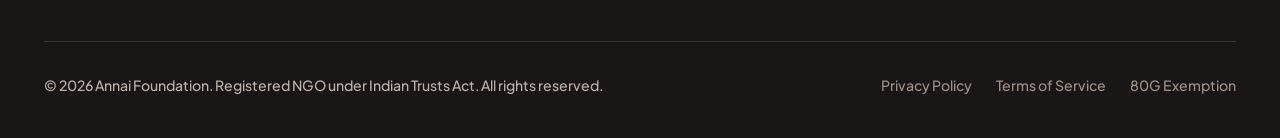
<file: events.html>
<!DOCTYPE html>
<html lang="en">
<head>
  <meta charset="UTF-8">
  <meta name="viewport" content="width=device-width, initial-scale=1.0">
  <title>Community Events & Calendar - Annai Foundation</title>
  <meta name="description" content="View upcoming blood donation camps, Google digital skills workshops, health checkups, and volunteer training organized by Annai Foundation in Karaikal.">
  
  <link rel="icon" href="assets/images/logo-preloader.jpeg" type="image/jpeg">
  <link rel="stylesheet" href="https://cdn.jsdelivr.net/npm/bootstrap-icons@1.11.3/font/bootstrap-icons.min.css">
  <link rel="stylesheet" href="assets/css/style.css">
  <link rel="stylesheet" href="assets/css/animations.css">
</head>
<body>

  <!-- Floating Island Navigation Bar -->
  <div class="island-nav-wrapper">
    <nav class="island-navbar" id="mainIslandNav">
      <a href="index.html" class="brand-island">
        <img src="assets/images/annai-logo.jpeg" alt="Annai Foundation - Karaikal">
      </a>

      <ul class="nav-links-island">
        <li><a href="index.html" class="nav-link-item">Home</a></li>
        <li><a href="programs.html" class="nav-link-item">Causes & Programs</a></li>
        <li><a href="impact.html" class="nav-link-item">Impact & Stories</a></li>
        <li><a href="events.html" class="nav-link-item active">Camps & Events</a></li>
        <li><a href="volunteer.html" class="nav-link-item">Volunteer</a></li>
        <li><a href="contact.html" class="nav-link-item">Contact & SOS</a></li>
      </ul>

      <div class="nav-actions-island">
        <a href="javascript:void(0)" class="sos-pill-btn" data-action="demo-call">
          <i class="bi bi-telephone-fill"></i> <span>SOS: 95004 15161</span>
        </a>
        <a href="donate.html" class="btn-island-donate">
          <i class="bi bi-heart-fill"></i> Give Hope
        </a>
        <button class="mobile-nav-toggle" id="mobileNavToggle" aria-label="Open Navigation">
          <i class="bi bi-list"></i>
        </button>
      </div>
    </nav>
  </div>

  <!-- Mobile Drawer Menu -->
  <div class="mobile-drawer-backdrop" id="drawerBackdrop"></div>
  <aside class="mobile-drawer-panel" id="drawerPanel">
    <div class="drawer-top">
      <div class="flex items-center gap-2">
        <img src="assets/images/logo-preloader.jpeg" alt="Annai Foundation" style="width: 38px; height: 38px; border-radius: 8px; object-fit: contain;">
        <div>
          <strong style="font-family: var(--font-heading); font-size: 1.15rem; display: block; color: var(--text-heading);">Annai Foundation</strong>
          <span style="font-size: 0.72rem; color: var(--text-muted);">Karaikal • Reg.no.12612/23</span>
        </div>
      </div>
      <button class="drawer-close-btn" id="drawerCloseBtn" aria-label="Close menu">&times;</button>
    </div>

    <ul class="drawer-links-list">
      <li><a href="index.html" class="drawer-link"><i class="bi bi-house-door"></i> Home</a></li>
      <li><a href="programs.html" class="drawer-link"><i class="bi bi-grid-fill"></i> Causes & Programs</a></li>
      <li><a href="impact.html" class="drawer-link"><i class="bi bi-graph-up-arrow"></i> Impact & Stories</a></li>
      <li><a href="events.html" class="drawer-link active"><i class="bi bi-calendar-event"></i> Camps & Events</a></li>
      <li><a href="volunteer.html" class="drawer-link"><i class="bi bi-people-fill"></i> Volunteer With Us</a></li>
      <li><a href="donate.html" class="drawer-link"><i class="bi bi-gift-fill"></i> Donate / 80G Tax Exemption</a></li>
      <li><a href="contact.html" class="drawer-link"><i class="bi bi-telephone-fill"></i> Contact & Emergency SOS</a></li>
    </ul>
  </aside>

  <!-- Editorial Page Header -->
  <section class="section-sm" style="padding-top: 4.5rem; background: var(--bg-subtle); border-bottom: 1px solid var(--border-subtle);">
    <div class="container text-center" style="max-width: 760px;">
      <span class="badge-pill badge-evergreen"><i class="bi bi-calendar-event"></i> Community Action</span>
      <h1 style="font-size: clamp(2.2rem, 3.8vw, 3.2rem); margin-bottom: 0.85rem;">Lifeline Camps & Workshops</h1>
      <p class="section-subtitle">
        Join our voluntary blood donation drives, Google digital literacy workshops, and free health screening camps across Karaikal.
      </p>
    </div>
  </section>

  <!-- Interactive Calendar & Events Layout -->
  <section class="section">
    <div class="container">
      <div class="grid" style="grid-template-columns: 1fr 1.65fr; align-items: start; gap: 3rem;">

        <!-- Left Column: Interactive Month Calendar Widget -->
        <div>
          <div class="calendar-card">
            <div class="calendar-top-bar">
              <h3 id="calendarMonthName" style="font-size: 1.3rem; margin-bottom: 0;">September 2026</h3>
              <div class="flex gap-1">
                <button id="calPrevMonth" class="btn btn-sm btn-outline" style="padding: 0.35rem 0.65rem;" aria-label="Previous Month"><i class="bi bi-chevron-left"></i></button>
                <button id="calNextMonth" class="btn btn-sm btn-outline" style="padding: 0.35rem 0.65rem;" aria-label="Next Month"><i class="bi bi-chevron-right"></i></button>
              </div>
            </div>

            <div class="calendar-grid-header">
              <span>Sun</span><span>Mon</span><span>Tue</span><span>Wed</span><span>Thu</span><span>Fri</span><span>Sat</span>
            </div>

            <div class="calendar-days-grid" id="calendarDaysGrid">
              <!-- Rendered dynamically by calendar.js -->
            </div>

            <div style="margin-top: 1.5rem; padding-top: 1rem; border-top: 1px solid var(--border-subtle); font-size: 0.8rem; color: var(--text-muted); display: flex; align-items: center; gap: 1rem;">
              <div class="flex items-center gap-1">
                <span style="display: inline-block; width: 8px; height: 8px; border-radius: 50%; background: var(--primary);"></span>
                <span>Scheduled Camp</span>
              </div>
              <div class="flex items-center gap-1">
                <span style="display: inline-block; width: 8px; height: 8px; border-radius: 50%; background: var(--secondary);"></span>
                <span>Today</span>
              </div>
            </div>
          </div>

          <!-- Host a Camp Card -->
          <div class="bento-card" style="margin-top: 2rem; background: var(--bg-subtle);">
            <h4 style="font-size: 1.15rem; margin-bottom: 0.4rem;">Host a Camp on Your Campus</h4>
            <p style="font-size: 0.88rem; color: var(--text-body); margin-bottom: 1rem;">
              Want to organize a blood donation drive or Google AI boot camp at your college or company? We provide all doctors, equipment, and certificates free of cost.
            </p>
            <a href="contact.html?inquiry=HostCamp" class="btn btn-secondary btn-sm" style="width: 100%;">
              <i class="bi bi-megaphone-fill"></i> Request Camp Collaboration
            </a>
          </div>
        </div>

        <!-- Right Column: Filterable Event Cards List -->
        <div>
          <div class="flex-between flex-wrap gap-2" style="margin-bottom: 1.5rem;">
            <div class="filter-pills-bar" style="margin-bottom: 0; justify-content: flex-start;">
              <button class="event-filter-btn filter-pill active" data-category="all">All Events</button>
              <button class="event-filter-btn filter-pill" data-category="Healthcare">Healthcare</button>
              <button class="event-filter-btn filter-pill" data-category="Education">Google Skills</button>
            </div>
          </div>

          <div id="eventsListContainer" class="flex flex-col gap-3">
            <!-- Rendered by calendar.js -->
          </div>
        </div>

      </div>
    </div>
  </section>

  <!-- RSVP Modal -->
  <div class="modal-backdrop-custom" id="eventRsvpModal">
    <div class="modal-window" style="max-width: 520px;">
      <button class="modal-close-x" onclick="document.getElementById('eventRsvpModal').classList.remove('open'); document.body.style.overflow='';">&times;</button>
      
      <span class="badge-pill badge-terracotta" style="margin-bottom: 0.5rem;"><i class="bi bi-calendar-check"></i> Free Participation</span>
      <h3 id="rsvpModalEventTitle" style="font-size: 1.4rem; margin-bottom: 0.4rem;">Event Registration</h3>
      <p id="rsvpModalEventDate" style="font-size: 0.88rem; color: var(--text-muted); margin-bottom: 1.5rem;"></p>

      <form id="rsvpForm">
        <div class="form-group">
          <label class="form-label">Your Name *</label>
          <input type="text" id="rsvpName" class="form-control" placeholder="e.g. Vignesh" required>
        </div>
        <div class="form-group">
          <label class="form-label">WhatsApp Mobile Number *</label>
          <input type="tel" id="rsvpPhone" class="form-control" placeholder="e.g. 9500415161" required>
        </div>
        <div class="form-group">
          <label class="form-label">Email Address</label>
          <input type="email" id="rsvpEmail" class="form-control" placeholder="vignesh@example.com">
        </div>
        <button type="submit" class="btn btn-primary" style="width: 100%;">
          <i class="bi bi-check2-circle"></i> Confirm Free RSVP
        </button>
      </form>
    </div>
  </div>

  <!-- Editorial Sanctuary Footer -->
  <footer class="editorial-footer">
    <div class="container">
      <div class="footer-top-grid">
        <!-- Col 1: Brand Manifesto -->
        <div>
          <div class="footer-logo-card">
            <img src="assets/images/annai-logo.jpeg" alt="Annai Foundation">
          </div>
          <p style="font-size: 0.92rem; line-height: 1.7; color: #C7BCB7; margin-bottom: 1.5rem;">
            A registered non-profit trust dedicated to 24/7 emergency medical rescue, blood donor lifelines, destitute dignity, and youth tech empowerment across coastal Karaikal and Puducherry.
          </p>
          <div class="flex gap-2">
            <span class="tax-badge" style="background: rgba(255,255,255,0.1); color: #FDE68A; padding: 0.35rem 0.75rem; font-size: 0.78rem; border-radius: var(--radius-xs);">
              <i class="bi bi-patch-check-fill"></i> Section 80G Verified
            </span>
            <span class="tax-badge" style="background: rgba(255,255,255,0.1); color: #B7DFCA; padding: 0.35rem 0.75rem; font-size: 0.78rem; border-radius: var(--radius-xs);">
              <i class="bi bi-shield-check"></i> Reg. No. 12612/23
            </span>
          </div>
        </div>

        <!-- Col 2: Quick Links -->
        <div>
          <h4 class="footer-heading">Navigation</h4>
          <ul class="footer-nav-list">
            <li><a href="index.html">Home</a></li>
            <li><a href="programs.html">Causes & Programs</a></li>
            <li><a href="impact.html">Impact & Stories</a></li>
            <li><a href="events.html">Camps & Events</a></li>
            <li><a href="volunteer.html">Volunteer Sign Up</a></li>
            <li><a href="donate.html">Donate / 80G Tax Exemption</a></li>
          </ul>
        </div>

        <!-- Col 3: Core Programs -->
        <div>
          <h4 class="footer-heading">Key Initiatives</h4>
          <ul class="footer-nav-list">
            <li><a href="programs.html?cat=Healthcare">24/7 Free Ambulance</a></li>
            <li><a href="programs.html?cat=Healthcare">Emergency Blood Bank</a></li>
            <li><a href="programs.html?cat=Humanitarian">Destitute Sacred Rites</a></li>
            <li><a href="programs.html?cat=Education">Grow with Google Labs</a></li>
            <li><a href="programs.html?cat=Livelihood">Women Tailoring Units</a></li>
          </ul>
        </div>

        <!-- Col 4: Emergency Contacts -->
        <div>
          <h4 class="footer-heading">Emergency Hotline</h4>
          <p style="font-size: 0.9rem; color: #C7BCB7; margin-bottom: 0.6rem;">
            <i class="bi bi-geo-alt-fill" style="color: var(--primary);"></i> Karaikal, Puducherry 609602, India
          </p>
          <p style="font-size: 0.9rem; color: #C7BCB7; margin-bottom: 0.6rem;">
            <i class="bi bi-telephone-fill" style="color: var(--accent-gold);"></i> <strong>24/7 Ambulance :</strong> 95004 15161
          </p>
          <p style="font-size: 0.9rem; color: #C7BCB7; margin-bottom: 1.25rem;">
            <i class="bi bi-envelope-fill" style="color: #10B981;"></i> contact@annaifoundation.com
          </p>
          <a href="javascript:void(0)" class="btn btn-outline-white btn-sm" data-action="demo-whatsapp" style="width: 100%;">
            <i class="bi bi-whatsapp"></i> WhatsApp Helpline
          </a>
        </div>
      </div>

      <div class="footer-bottom-bar">
        <div>&copy; 2026 Annai Foundation. Registered NGO under Indian Trusts Act. All rights reserved.</div>
        <div class="flex gap-3">
          <a href="contact.html" style="color: #9E918C;">Privacy Policy</a>
          <a href="contact.html" style="color: #9E918C;">Terms of Service</a>
          <a href="donate.html" style="color: #9E918C;">80G Exemption</a>
        </div>
      </div>
    </div>
  </footer>

  <!-- Floating Quick Action Dock -->
  <aside class="floating-dock-pill" aria-label="Quick Actions">
    <a href="donate.html" class="dock-pill-btn dock-pill-donate"><i class="bi bi-heart-fill"></i> <span>Give</span></a>
    <a href="javascript:void(0)" class="dock-pill-btn dock-pill-emergency" data-action="demo-call"><i class="bi bi-telephone-outbound-fill"></i> <span>24/7 SOS</span></a>
    <a href="javascript:void(0)" class="dock-pill-btn dock-pill-whatsapp" data-action="demo-whatsapp"><i class="bi bi-whatsapp"></i> <span>WhatsApp</span></a>
  </aside>

  <!-- JavaScript Modules -->
  <script src="assets/js/data.js"></script>
  <script src="assets/js/main.js"></script>
  <script src="assets/js/calendar.js"></script>
</body>
</html>
</file>
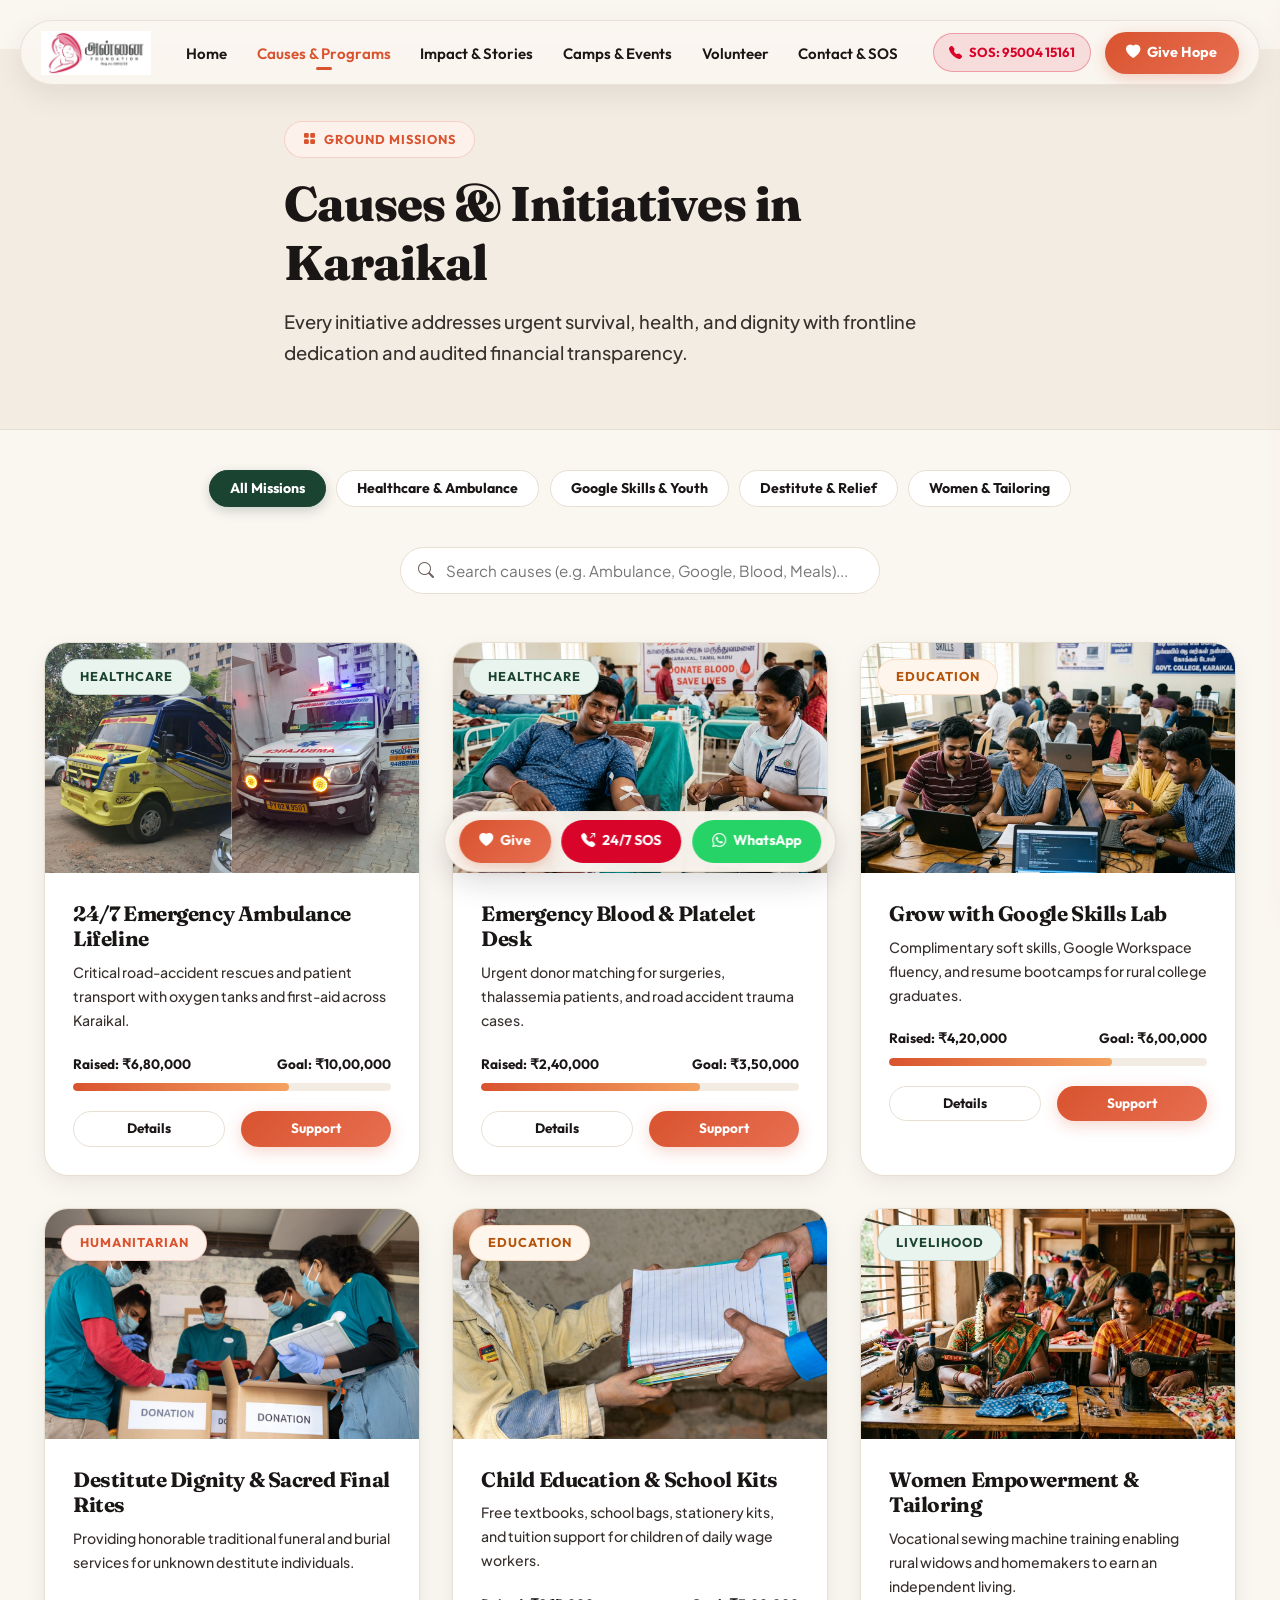
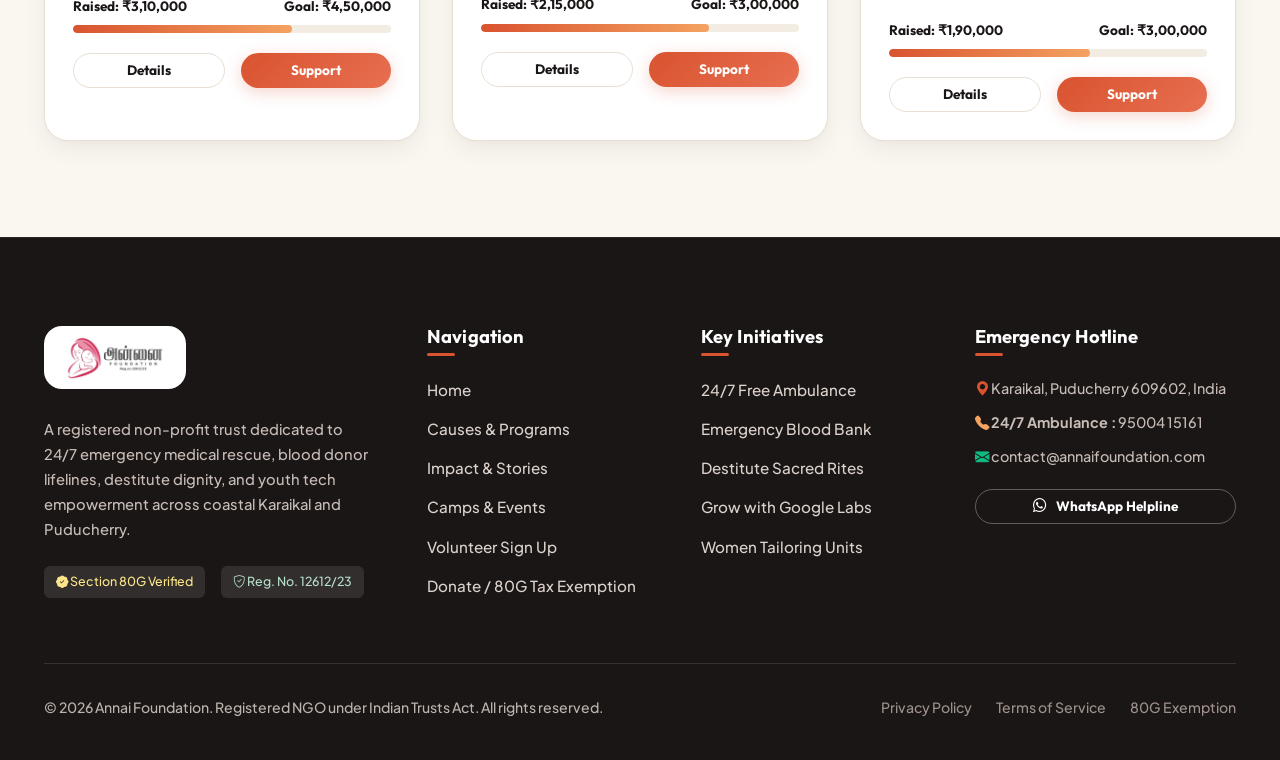
<file: programs.html>
<!DOCTYPE html>
<html lang="en">
<head>
  <meta charset="UTF-8">
  <meta name="viewport" content="width=device-width, initial-scale=1.0">
  <title>Programs & Causes - Annai Foundation</title>
  <meta name="description" content="Explore Annai Foundation's grassroots programs in emergency healthcare, 24/7 ambulance, blood donation, destitute last rites, child education, and women empowerment.">
  
  <link rel="icon" href="assets/images/logo-preloader.jpeg" type="image/jpeg">
  <link rel="stylesheet" href="https://cdn.jsdelivr.net/npm/bootstrap-icons@1.11.3/font/bootstrap-icons.min.css">
  <link rel="stylesheet" href="assets/css/style.css">
  <link rel="stylesheet" href="assets/css/animations.css">
</head>
<body>

  <!-- Floating Island Navigation Bar -->
  <div class="island-nav-wrapper">
    <nav class="island-navbar" id="mainIslandNav">
      <a href="index.html" class="brand-island">
        <img src="assets/images/annai-logo.jpeg" alt="Annai Foundation - Karaikal">
      </a>

      <ul class="nav-links-island">
        <li><a href="index.html" class="nav-link-item">Home</a></li>
        <li><a href="programs.html" class="nav-link-item active">Causes & Programs</a></li>
        <li><a href="impact.html" class="nav-link-item">Impact & Stories</a></li>
        <li><a href="events.html" class="nav-link-item">Camps & Events</a></li>
        <li><a href="volunteer.html" class="nav-link-item">Volunteer</a></li>
        <li><a href="contact.html" class="nav-link-item">Contact & SOS</a></li>
      </ul>

      <div class="nav-actions-island">
        <a href="javascript:void(0)" class="sos-pill-btn" data-action="demo-call">
          <i class="bi bi-telephone-fill"></i> <span>SOS: 95004 15161</span>
        </a>
        <a href="donate.html" class="btn-island-donate">
          <i class="bi bi-heart-fill"></i> Give Hope
        </a>
        <button class="mobile-nav-toggle" id="mobileNavToggle" aria-label="Open Navigation">
          <i class="bi bi-list"></i>
        </button>
      </div>
    </nav>
  </div>

  <!-- Mobile Drawer Menu -->
  <div class="mobile-drawer-backdrop" id="drawerBackdrop"></div>
  <aside class="mobile-drawer-panel" id="drawerPanel">
    <div class="drawer-top">
      <div class="flex items-center gap-2">
        <img src="assets/images/logo-preloader.jpeg" alt="Annai Foundation" style="width: 38px; height: 38px; border-radius: 8px; object-fit: contain;">
        <div>
          <strong style="font-family: var(--font-heading); font-size: 1.15rem; display: block; color: var(--text-heading);">Annai Foundation</strong>
          <span style="font-size: 0.72rem; color: var(--text-muted);">Karaikal • Reg.no.12612/23</span>
        </div>
      </div>
      <button class="drawer-close-btn" id="drawerCloseBtn" aria-label="Close menu">&times;</button>
    </div>

    <ul class="drawer-links-list">
      <li><a href="index.html" class="drawer-link"><i class="bi bi-house-door"></i> Home</a></li>
      <li><a href="programs.html" class="drawer-link active"><i class="bi bi-grid-fill"></i> Causes & Programs</a></li>
      <li><a href="impact.html" class="drawer-link"><i class="bi bi-graph-up-arrow"></i> Impact & Stories</a></li>
      <li><a href="events.html" class="drawer-link"><i class="bi bi-calendar-event"></i> Camps & Events</a></li>
      <li><a href="volunteer.html" class="drawer-link"><i class="bi bi-people-fill"></i> Volunteer With Us</a></li>
      <li><a href="donate.html" class="drawer-link"><i class="bi bi-gift-fill"></i> Donate / 80G Tax Exemption</a></li>
      <li><a href="contact.html" class="drawer-link"><i class="bi bi-telephone-fill"></i> Contact & Emergency SOS</a></li>
    </ul>

    <div style="margin-top: auto; padding-top: 1.5rem; border-top: 1px solid var(--border-subtle);">
      <a href="javascript:void(0)" class="btn btn-secondary btn-sm" data-action="demo-call" style="width: 100%; margin-bottom: 0.75rem;">
        <i class="bi bi-telephone-fill"></i> 24/7 Ambulance SOS
      </a>
      <a href="donate.html" class="btn btn-primary btn-sm" style="width: 100%;">
        <i class="bi bi-heart-fill"></i> Make a Donation
      </a>
    </div>
  </aside>

  <!-- Editorial Page Header -->
  <section class="section-sm" style="padding-top: 4.5rem; background: var(--bg-subtle); border-bottom: 1px solid var(--border-subtle);">
    <div class="container text-center" style="max-width: 760px;">
      <span class="badge-pill badge-terracotta"><i class="bi bi-grid-fill"></i> Ground Missions</span>
      <h1 style="font-size: clamp(2.2rem, 3.8vw, 3.2rem); margin-bottom: 0.85rem;">Causes & Initiatives in Karaikal</h1>
      <p class="section-subtitle">
        Every initiative addresses urgent survival, health, and dignity with frontline dedication and audited financial transparency.
      </p>
    </div>
  </section>

  <!-- Filter & Search Controls -->
  <section class="section-sm" style="padding-top: 2.5rem; padding-bottom: 1rem;">
    <div class="container">
      <div class="filter-pills-bar">
        <button class="filter-pill active" data-category="all">All Missions</button>
        <button class="filter-pill" data-category="Healthcare">Healthcare & Ambulance</button>
        <button class="filter-pill" data-category="Education">Google Skills & Youth</button>
        <button class="filter-pill" data-category="Humanitarian">Destitute & Relief</button>
        <button class="filter-pill" data-category="Livelihood">Women & Tailoring</button>
      </div>

      <div style="max-width: 480px; margin: 0 auto 2rem auto; position: relative;">
        <input type="text" id="programSearch" class="form-control" placeholder="Search causes (e.g. Ambulance, Google, Blood, Meals)..." style="padding-left: 2.8rem; border-radius: var(--radius-full);">
        <i class="bi bi-search" style="position: absolute; left: 1.15rem; top: 50%; transform: translateY(-50%); color: var(--text-muted);"></i>
      </div>
    </div>
  </section>

  <!-- Programs Bento Showcase Grid -->
  <section class="section" style="padding-top: 0;">
    <div class="container">
      <div class="grid grid-3" id="programsGrid">

        <!-- Program 1: Ambulance -->
        <div class="bento-card program-card-item reveal" data-category="Healthcare" style="padding: 0;">
          <div style="height: 230px; overflow: hidden; position: relative;">
            <img src="assets/images/original/Emergency-Ambulance-Service.png" alt="24/7 Ambulance" style="width: 100%; height: 100%; object-fit: cover;">
            <span class="badge-pill badge-evergreen" style="position: absolute; top: 1rem; left: 1rem; margin-bottom: 0;">Healthcare</span>
          </div>
          <div style="padding: 1.75rem;">
            <h3 style="font-size: 1.3rem; margin-bottom: 0.6rem;">24/7 Emergency Ambulance Lifeline</h3>
            <p style="font-size: 0.88rem; color: var(--text-body); margin-bottom: 1rem;">
              Critical road-accident rescues and patient transport with oxygen tanks and first-aid across Karaikal.
            </p>
            <div class="progress-container">
              <div class="progress-header"><span>Raised: ₹6,80,000</span><span>Goal: ₹10,00,000</span></div>
              <div class="progress-track"><div class="progress-fill" style="width: 68%;"></div></div>
            </div>
            <div class="flex gap-2" style="margin-top: 1.25rem;">
              <button class="btn btn-outline btn-sm btn-program-details" data-program-id="ambulance-emergency" style="flex: 1;">Details</button>
              <a href="donate.html?cause=ambulance" class="btn btn-primary btn-sm" style="flex: 1;">Support</a>
            </div>
          </div>
        </div>

        <!-- Program 2: Blood Bank -->
        <div class="bento-card program-card-item reveal reveal-delay-1" data-category="Healthcare" style="padding: 0;">
          <div style="height: 230px; overflow: hidden; position: relative;">
            <img src="assets/images/blood-donation.jpg" alt="Voluntary Blood Donation Drive in Karaikal" style="width: 100%; height: 100%; object-fit: cover;">
            <span class="badge-pill badge-evergreen" style="position: absolute; top: 1rem; left: 1rem; margin-bottom: 0;">Healthcare</span>
          </div>
          <div style="padding: 1.75rem;">
            <h3 style="font-size: 1.3rem; margin-bottom: 0.6rem;">Emergency Blood & Platelet Desk</h3>
            <p style="font-size: 0.88rem; color: var(--text-body); margin-bottom: 1rem;">
              Urgent donor matching for surgeries, thalassemia patients, and road accident trauma cases.
            </p>
            <div class="progress-container">
              <div class="progress-header"><span>Raised: ₹2,40,000</span><span>Goal: ₹3,50,000</span></div>
              <div class="progress-track"><div class="progress-fill" style="width: 69%;"></div></div>
            </div>
            <div class="flex gap-2" style="margin-top: 1.25rem;">
              <button class="btn btn-outline btn-sm btn-program-details" data-program-id="blood-donation-network" style="flex: 1;">Details</button>
              <a href="donate.html?cause=blood" class="btn btn-primary btn-sm" style="flex: 1;">Support</a>
            </div>
          </div>
        </div>

        <!-- Program 3: Google Skills -->
        <div class="bento-card program-card-item reveal reveal-delay-2" data-category="Education" style="padding: 0;">
          <div style="height: 230px; overflow: hidden; position: relative;">
            <img src="assets/images/google-skills-lab.jpg" alt="South Indian Students in Google Skills Lab" style="width: 100%; height: 100%; object-fit: cover;">
            <span class="badge-pill badge-saffron" style="position: absolute; top: 1rem; left: 1rem; margin-bottom: 0;">Education</span>
          </div>
          <div style="padding: 1.75rem;">
            <h3 style="font-size: 1.3rem; margin-bottom: 0.6rem;">Grow with Google Skills Lab</h3>
            <p style="font-size: 0.88rem; color: var(--text-body); margin-bottom: 1rem;">
              Complimentary soft skills, Google Workspace fluency, and resume bootcamps for rural college graduates.
            </p>
            <div class="progress-container">
              <div class="progress-header"><span>Raised: ₹4,20,000</span><span>Goal: ₹6,00,000</span></div>
              <div class="progress-track"><div class="progress-fill" style="width: 70%;"></div></div>
            </div>
            <div class="flex gap-2" style="margin-top: 1.25rem;">
              <button class="btn btn-outline btn-sm btn-program-details" data-program-id="digital-skills-education" style="flex: 1;">Details</button>
              <a href="donate.html?cause=google-skills" class="btn btn-primary btn-sm" style="flex: 1;">Support</a>
            </div>
          </div>
        </div>

        <!-- Program 4: Destitute Final Rites -->
        <div class="bento-card program-card-item reveal" data-category="Humanitarian" style="padding: 0;">
          <div style="height: 230px; overflow: hidden; position: relative;">
            <img src="assets/images/original/Social-Welfare.png" alt="Destitute Care" style="width: 100%; height: 100%; object-fit: cover;">
            <span class="badge-pill badge-terracotta" style="position: absolute; top: 1rem; left: 1rem; margin-bottom: 0;">Humanitarian</span>
          </div>
          <div style="padding: 1.75rem;">
            <h3 style="font-size: 1.3rem; margin-bottom: 0.6rem;">Destitute Dignity & Sacred Final Rites</h3>
            <p style="font-size: 0.88rem; color: var(--text-body); margin-bottom: 1rem;">
              Providing honorable traditional funeral and burial services for unknown destitute individuals.
            </p>
            <div class="progress-container">
              <div class="progress-header"><span>Raised: ₹3,10,000</span><span>Goal: ₹4,50,000</span></div>
              <div class="progress-track"><div class="progress-fill" style="width: 69%;"></div></div>
            </div>
            <div class="flex gap-2" style="margin-top: 1.25rem;">
              <button class="btn btn-outline btn-sm btn-program-details" data-program-id="destitute-final-rites" style="flex: 1;">Details</button>
              <a href="donate.html?cause=destitute-rites" class="btn btn-primary btn-sm" style="flex: 1;">Support</a>
            </div>
          </div>
        </div>

        <!-- Program 5: Child Education -->
        <div class="bento-card program-card-item reveal reveal-delay-1" data-category="Education" style="padding: 0;">
          <div style="height: 230px; overflow: hidden; position: relative;">
            <img src="assets/images/original/about-img-2.jpg" alt="Child Education & Books Distribution" style="width: 100%; height: 100%; object-fit: cover;">
            <span class="badge-pill badge-saffron" style="position: absolute; top: 1rem; left: 1rem; margin-bottom: 0;">Education</span>
          </div>
          <div style="padding: 1.75rem;">
            <h3 style="font-size: 1.3rem; margin-bottom: 0.6rem;">Child Education & School Kits</h3>
            <p style="font-size: 0.88rem; color: var(--text-body); margin-bottom: 1rem;">
              Free textbooks, school bags, stationery kits, and tuition support for children of daily wage workers.
            </p>
            <div class="progress-container">
              <div class="progress-header"><span>Raised: ₹2,15,000</span><span>Goal: ₹3,00,000</span></div>
              <div class="progress-track"><div class="progress-fill" style="width: 71.6%;"></div></div>
            </div>
            <div class="flex gap-2" style="margin-top: 1.25rem;">
              <button class="btn btn-outline btn-sm btn-program-details" data-program-id="child-education-support" style="flex: 1;">Details</button>
              <a href="donate.html?cause=child-edu" class="btn btn-primary btn-sm" style="flex: 1;">Support</a>
            </div>
          </div>
        </div>

        <!-- Program 6: Women Tailoring -->
        <div class="bento-card program-card-item reveal reveal-delay-2" data-category="Livelihood" style="padding: 0;">
          <div style="height: 230px; overflow: hidden; position: relative;">
            <img src="assets/images/women-tailoring.jpg" alt="South Indian Women Tailoring & Sewing Training" style="width: 100%; height: 100%; object-fit: cover;">
            <span class="badge-pill badge-evergreen" style="position: absolute; top: 1rem; left: 1rem; margin-bottom: 0;">Livelihood</span>
          </div>
          <div style="padding: 1.75rem;">
            <h3 style="font-size: 1.3rem; margin-bottom: 0.6rem;">Women Empowerment & Tailoring</h3>
            <p style="font-size: 0.88rem; color: var(--text-body); margin-bottom: 1rem;">
              Vocational sewing machine training enabling rural widows and homemakers to earn an independent living.
            </p>
            <div class="progress-container">
              <div class="progress-header"><span>Raised: ₹1,90,000</span><span>Goal: ₹3,00,000</span></div>
              <div class="progress-track"><div class="progress-fill" style="width: 63.3%;"></div></div>
            </div>
            <div class="flex gap-2" style="margin-top: 1.25rem;">
              <button class="btn btn-outline btn-sm btn-program-details" data-program-id="women-livelihood-training" style="flex: 1;">Details</button>
              <a href="donate.html?cause=women-tailoring" class="btn btn-primary btn-sm" style="flex: 1;">Support</a>
            </div>
          </div>
        </div>

      </div>

      <div id="noProgramsFound" style="display: none; text-align: center; padding: 4rem 1rem;">
        <i class="bi bi-search" style="font-size: 2.5rem; color: var(--text-muted); margin-bottom: 1rem; display: block;"></i>
        <h3>No matching causes found</h3>
        <p style="color: var(--text-muted);">Try adjusting your search terms or view All Missions above.</p>
      </div>
    </div>
  </section>

  <!-- Program Details Modal -->
  <div class="modal-backdrop-custom" id="programDetailModal">
    <div class="modal-window">
      <button class="modal-close-x" onclick="document.getElementById('programDetailModal').classList.remove('open'); document.body.style.overflow='';">&times;</button>
      <div id="modalProgramContent"></div>
    </div>
  </div>

  <!-- Editorial Sanctuary Footer -->
  <footer class="editorial-footer">
    <div class="container">
      <div class="footer-top-grid">
        <!-- Col 1: Brand Manifesto -->
        <div>
          <div class="footer-logo-card">
            <img src="assets/images/annai-logo.jpeg" alt="Annai Foundation">
          </div>
          <p style="font-size: 0.92rem; line-height: 1.7; color: #C7BCB7; margin-bottom: 1.5rem;">
            A registered non-profit trust dedicated to 24/7 emergency medical rescue, blood donor lifelines, destitute dignity, and youth tech empowerment across coastal Karaikal and Puducherry.
          </p>
          <div class="flex gap-2">
            <span class="tax-badge" style="background: rgba(255,255,255,0.1); color: #FDE68A; padding: 0.35rem 0.75rem; font-size: 0.78rem; border-radius: var(--radius-xs);">
              <i class="bi bi-patch-check-fill"></i> Section 80G Verified
            </span>
            <span class="tax-badge" style="background: rgba(255,255,255,0.1); color: #B7DFCA; padding: 0.35rem 0.75rem; font-size: 0.78rem; border-radius: var(--radius-xs);">
              <i class="bi bi-shield-check"></i> Reg. No. 12612/23
            </span>
          </div>
        </div>

        <!-- Col 2: Quick Links -->
        <div>
          <h4 class="footer-heading">Navigation</h4>
          <ul class="footer-nav-list">
            <li><a href="index.html">Home</a></li>
            <li><a href="programs.html">Causes & Programs</a></li>
            <li><a href="impact.html">Impact & Stories</a></li>
            <li><a href="events.html">Camps & Events</a></li>
            <li><a href="volunteer.html">Volunteer Sign Up</a></li>
            <li><a href="donate.html">Donate / 80G Tax Exemption</a></li>
          </ul>
        </div>

        <!-- Col 3: Core Programs -->
        <div>
          <h4 class="footer-heading">Key Initiatives</h4>
          <ul class="footer-nav-list">
            <li><a href="programs.html?cat=Healthcare">24/7 Free Ambulance</a></li>
            <li><a href="programs.html?cat=Healthcare">Emergency Blood Bank</a></li>
            <li><a href="programs.html?cat=Humanitarian">Destitute Sacred Rites</a></li>
            <li><a href="programs.html?cat=Education">Grow with Google Labs</a></li>
            <li><a href="programs.html?cat=Livelihood">Women Tailoring Units</a></li>
          </ul>
        </div>

        <!-- Col 4: Emergency Contacts -->
        <div>
          <h4 class="footer-heading">Emergency Hotline</h4>
          <p style="font-size: 0.9rem; color: #C7BCB7; margin-bottom: 0.6rem;">
            <i class="bi bi-geo-alt-fill" style="color: var(--primary);"></i> Karaikal, Puducherry 609602, India
          </p>
          <p style="font-size: 0.9rem; color: #C7BCB7; margin-bottom: 0.6rem;">
            <i class="bi bi-telephone-fill" style="color: var(--accent-gold);"></i> <strong>24/7 Ambulance :</strong> 95004 15161
          </p>
          <p style="font-size: 0.9rem; color: #C7BCB7; margin-bottom: 1.25rem;">
            <i class="bi bi-envelope-fill" style="color: #10B981;"></i> contact@annaifoundation.com
          </p>
          <a href="javascript:void(0)" class="btn btn-outline-white btn-sm" data-action="demo-whatsapp" style="width: 100%;">
            <i class="bi bi-whatsapp"></i> WhatsApp Helpline
          </a>
        </div>
      </div>

      <div class="footer-bottom-bar">
        <div>&copy; 2026 Annai Foundation. Registered NGO under Indian Trusts Act. All rights reserved.</div>
        <div class="flex gap-3">
          <a href="contact.html" style="color: #9E918C;">Privacy Policy</a>
          <a href="contact.html" style="color: #9E918C;">Terms of Service</a>
          <a href="donate.html" style="color: #9E918C;">80G Exemption</a>
        </div>
      </div>
    </div>
  </footer>

  <!-- Floating Quick Action Dock -->
  <aside class="floating-dock-pill" aria-label="Quick Actions">
    <a href="donate.html" class="dock-pill-btn dock-pill-donate"><i class="bi bi-heart-fill"></i> <span>Give</span></a>
    <a href="javascript:void(0)" class="dock-pill-btn dock-pill-emergency" data-action="demo-call"><i class="bi bi-telephone-outbound-fill"></i> <span>24/7 SOS</span></a>
    <a href="javascript:void(0)" class="dock-pill-btn dock-pill-whatsapp" data-action="demo-whatsapp"><i class="bi bi-whatsapp"></i> <span>WhatsApp</span></a>
  </aside>

  <!-- JavaScript Modules -->
  <script src="assets/js/data.js"></script>
  <script src="assets/js/main.js"></script>
  <script>
    // Category Filtering & Search Logic
    const filterPills = document.querySelectorAll('.filter-pill');
    const searchInput = document.getElementById('programSearch');
    const cards = document.querySelectorAll('.program-card-item');
    const emptyState = document.getElementById('noProgramsFound');

    function filterPrograms() {
      const activeCat = document.querySelector('.filter-pill.active')?.getAttribute('data-category') || 'all';
      const q = searchInput ? searchInput.value.toLowerCase().trim() : '';
      let count = 0;

      cards.forEach(card => {
        const cat = card.getAttribute('data-category') || '';
        const title = card.querySelector('h3')?.innerText.toLowerCase() || '';
        const desc = card.querySelector('p')?.innerText.toLowerCase() || '';

        const catMatches = activeCat === 'all' || cat.toLowerCase() === activeCat.toLowerCase();
        const searchMatches = !q || title.includes(q) || desc.includes(q);

        if (catMatches && searchMatches) {
          card.style.display = 'block';
          count++;
        } else {
          card.style.display = 'none';
        }
      });

      if (emptyState) emptyState.style.display = count === 0 ? 'block' : 'none';
    }

    filterPills.forEach(pill => {
      pill.addEventListener('click', () => {
        filterPills.forEach(p => p.classList.remove('active'));
        pill.classList.add('active');
        filterPrograms();
      });
    });

    if (searchInput) searchInput.addEventListener('input', filterPrograms);

    // Modal Details Logic
    const modal = document.getElementById('programDetailModal');
    const modalContent = document.getElementById('modalProgramContent');

    document.querySelectorAll('.btn-program-details').forEach(btn => {
      btn.addEventListener('click', () => {
        const progId = btn.getAttribute('data-program-id');
        const prog = ANNAI_DATA.programs.find(p => p.id === progId || p.id.includes(progId) || progId.includes(p.id.split('-')[0]));
        if (prog && modal && modalContent) {
          modalContent.innerHTML = `
            <span class="badge-pill badge-terracotta" style="margin-bottom: 0.5rem;">${prog.categoryBadge}</span>
            <h2 style="font-size: 1.8rem; margin-bottom: 1rem;">${prog.title}</h2>
            <img src="${prog.image}" alt="${prog.title}" style="width: 100%; height: 220px; object-fit: cover; border-radius: var(--radius-md); margin-bottom: 1.25rem;">
            <p style="font-size: 0.98rem; line-height: 1.7; margin-bottom: 1.25rem;">${prog.fullDesc}</p>
            <div style="background: var(--bg-subtle); padding: 1.25rem; border-radius: var(--radius-md); margin-bottom: 1.5rem;">
              <div class="flex-between" style="font-family: var(--font-display); font-weight: 700; margin-bottom: 0.5rem;">
                <span>Funding Status</span>
                <span style="color: var(--primary);">₹${prog.raised.toLocaleString('en-IN')} of ₹${prog.goal.toLocaleString('en-IN')}</span>
              </div>
              <div class="progress-track"><div class="progress-fill" style="width: ${(prog.raised / prog.goal * 100)}%;"></div></div>
            </div>
            <a href="donate.html?cause=${prog.id}" class="btn btn-primary" style="width: 100%;">
              <i class="bi bi-heart-fill"></i> ${prog.actionLabel}
            </a>
          `;
          modal.classList.add('open');
          document.body.style.overflow = 'hidden';
        }
      });
    });
  </script>
</body>
</html>
</file>
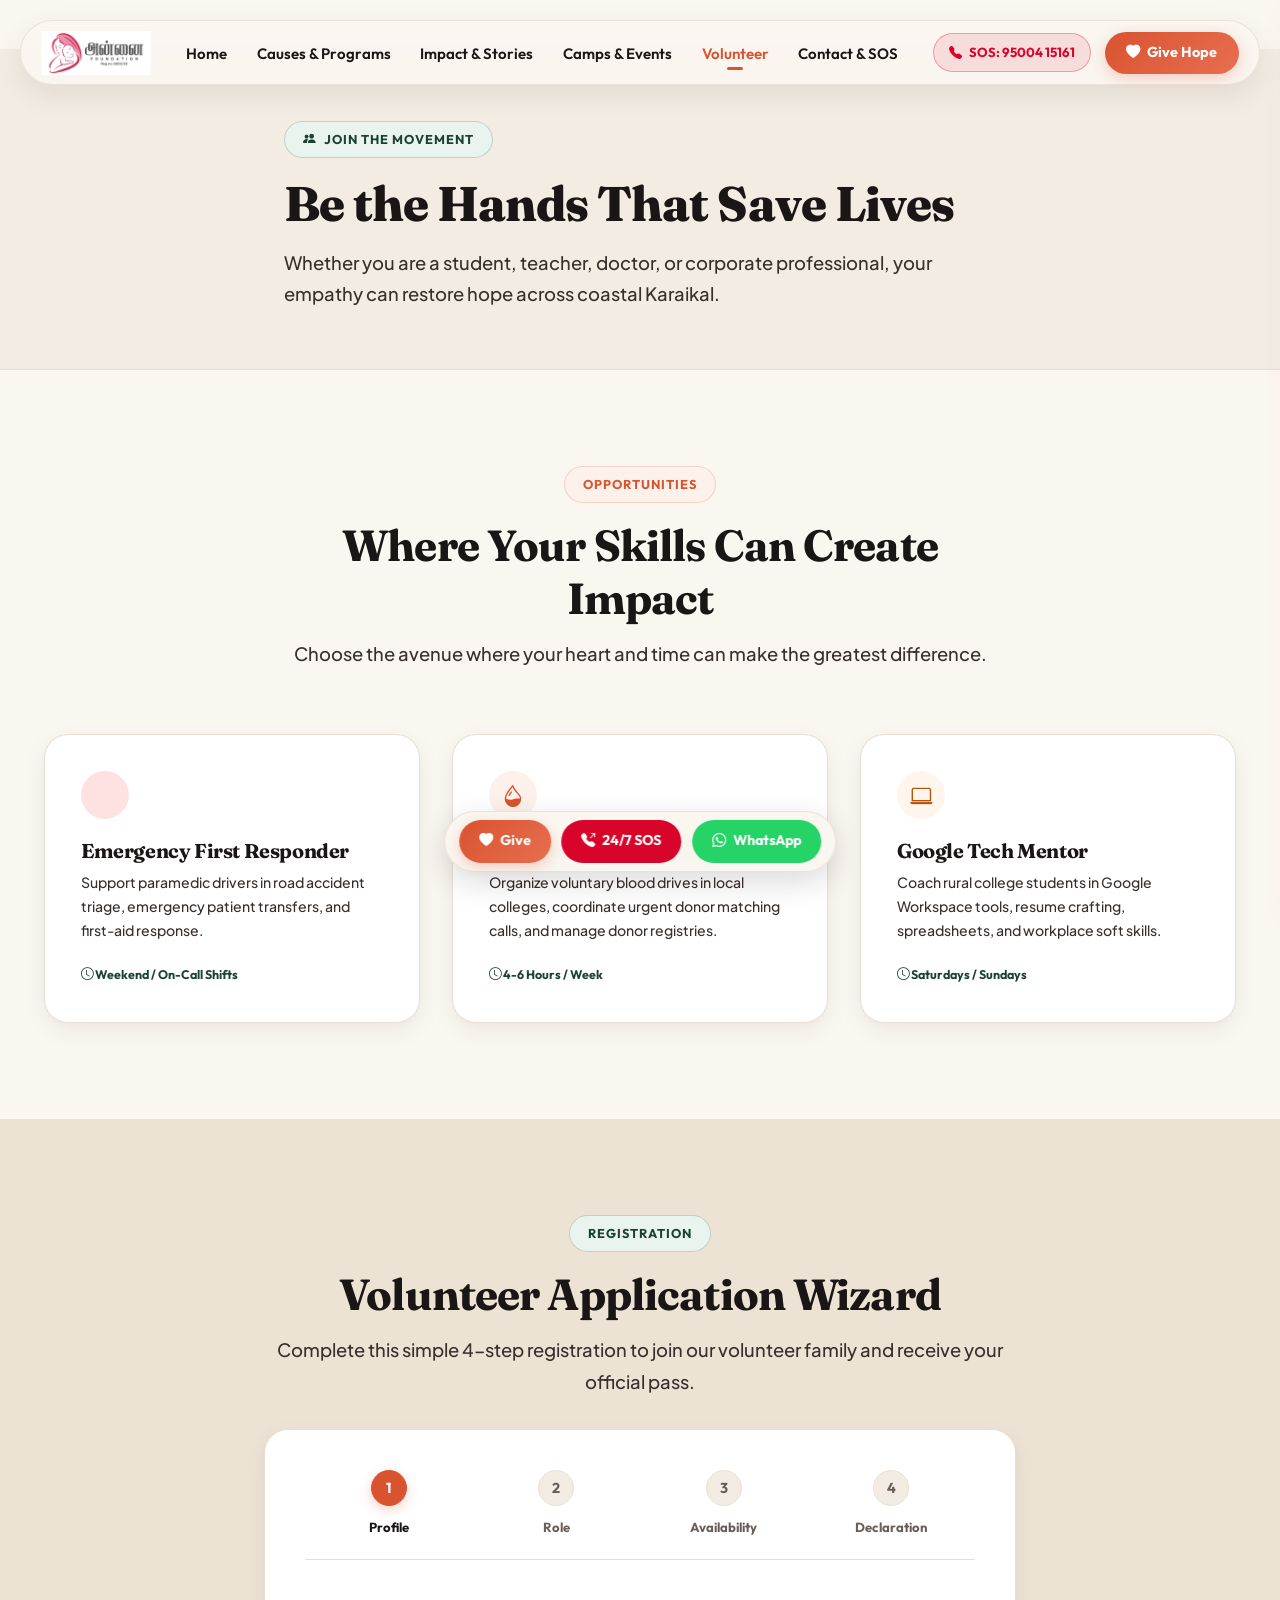
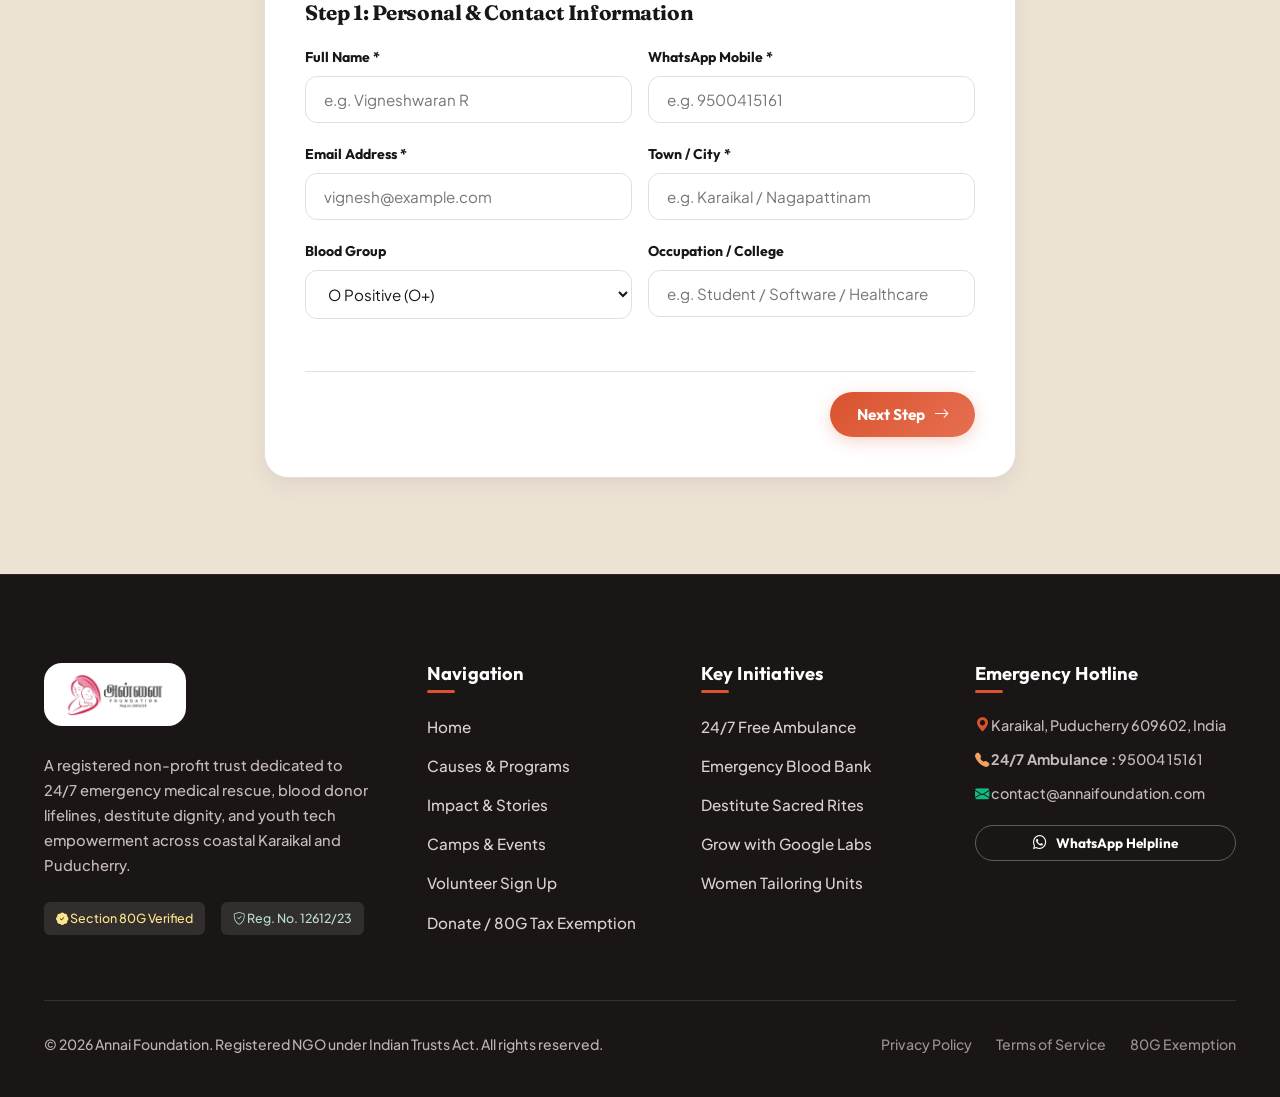
<file: volunteer.html>
<!DOCTYPE html>
<html lang="en">
<head>
  <meta charset="UTF-8">
  <meta name="viewport" content="width=device-width, initial-scale=1.0">
  <title>Volunteer With Us - Annai Foundation</title>
  <meta name="description" content="Join Annai Foundation as a volunteer in emergency medical response, blood donation drives, Google digital skills workshops, or food relief in Karaikal.">
  
  <link rel="icon" href="assets/images/logo-preloader.jpeg" type="image/jpeg">
  <link rel="stylesheet" href="https://cdn.jsdelivr.net/npm/bootstrap-icons@1.11.3/font/bootstrap-icons.min.css">
  <link rel="stylesheet" href="assets/css/style.css">
  <link rel="stylesheet" href="assets/css/animations.css">
  <style>
    .wizard-step-item {
      flex: 1;
      text-align: center;
      position: relative;
    }
    .wizard-step-num {
      width: 36px;
      height: 36px;
      border-radius: 50%;
      background: var(--bg-subtle);
      color: var(--text-muted);
      display: flex;
      align-items: center;
      justify-content: center;
      margin: 0 auto 0.4rem auto;
      font-family: var(--font-display);
      font-weight: 700;
      font-size: 0.9rem;
      border: 1.5px solid var(--border-subtle);
    }
    .wizard-step-item.active .wizard-step-num {
      background: var(--primary);
      color: #FFFFFF;
      border-color: var(--primary);
      box-shadow: 0 4px 12px var(--primary-glow);
    }
    .wizard-step-title {
      font-family: var(--font-display);
      font-size: 0.82rem;
      font-weight: 700;
      color: var(--text-muted);
    }
    .wizard-step-item.active .wizard-step-title {
      color: var(--text-heading);
    }
    .role-selection-card {
      border: 1.5px solid var(--border-subtle);
      border-radius: var(--radius-sm);
      padding: 1rem;
      background: var(--bg-canvas);
      cursor: pointer;
      transition: all var(--transition-fast);
    }
    .role-selection-card:hover,
    .role-selection-card:has(input:checked) {
      border-color: var(--primary);
      background: var(--primary-light);
    }
    .volunteer-id-pass {
      background: linear-gradient(135deg, var(--secondary) 0%, #15382A 100%);
      color: #FFFFFF;
      border-radius: var(--radius-xl);
      padding: 2.25rem;
      border: 2px solid var(--accent-gold);
      position: relative;
      overflow: hidden;
    }
  </style>
</head>
<body>

  <!-- Floating Island Navigation Bar -->
  <div class="island-nav-wrapper">
    <nav class="island-navbar" id="mainIslandNav">
      <a href="index.html" class="brand-island">
        <img src="assets/images/annai-logo.jpeg" alt="Annai Foundation - Karaikal">
      </a>

      <ul class="nav-links-island">
        <li><a href="index.html" class="nav-link-item">Home</a></li>
        <li><a href="programs.html" class="nav-link-item">Causes & Programs</a></li>
        <li><a href="impact.html" class="nav-link-item">Impact & Stories</a></li>
        <li><a href="events.html" class="nav-link-item">Camps & Events</a></li>
        <li><a href="volunteer.html" class="nav-link-item active">Volunteer</a></li>
        <li><a href="contact.html" class="nav-link-item">Contact & SOS</a></li>
      </ul>

      <div class="nav-actions-island">
        <a href="javascript:void(0)" class="sos-pill-btn" data-action="demo-call">
          <i class="bi bi-telephone-fill"></i> <span>SOS: 95004 15161</span>
        </a>
        <a href="donate.html" class="btn-island-donate">
          <i class="bi bi-heart-fill"></i> Give Hope
        </a>
        <button class="mobile-nav-toggle" id="mobileNavToggle" aria-label="Open Navigation">
          <i class="bi bi-list"></i>
        </button>
      </div>
    </nav>
  </div>

  <!-- Mobile Drawer Menu -->
  <div class="mobile-drawer-backdrop" id="drawerBackdrop"></div>
  <aside class="mobile-drawer-panel" id="drawerPanel">
    <div class="drawer-top">
      <div class="flex items-center gap-2">
        <img src="assets/images/logo-preloader.jpeg" alt="Annai Foundation" style="width: 38px; height: 38px; border-radius: 8px; object-fit: contain;">
        <div>
          <strong style="font-family: var(--font-heading); font-size: 1.15rem; display: block; color: var(--text-heading);">Annai Foundation</strong>
          <span style="font-size: 0.72rem; color: var(--text-muted);">Karaikal • Reg.no.12612/23</span>
        </div>
      </div>
      <button class="drawer-close-btn" id="drawerCloseBtn" aria-label="Close menu">&times;</button>
    </div>

    <ul class="drawer-links-list">
      <li><a href="index.html" class="drawer-link"><i class="bi bi-house-door"></i> Home</a></li>
      <li><a href="programs.html" class="drawer-link"><i class="bi bi-grid-fill"></i> Causes & Programs</a></li>
      <li><a href="impact.html" class="drawer-link"><i class="bi bi-graph-up-arrow"></i> Impact & Stories</a></li>
      <li><a href="events.html" class="drawer-link"><i class="bi bi-calendar-event"></i> Camps & Events</a></li>
      <li><a href="volunteer.html" class="drawer-link active"><i class="bi bi-people-fill"></i> Volunteer With Us</a></li>
      <li><a href="donate.html" class="drawer-link"><i class="bi bi-gift-fill"></i> Donate / 80G Tax Exemption</a></li>
      <li><a href="contact.html" class="drawer-link"><i class="bi bi-telephone-fill"></i> Contact & Emergency SOS</a></li>
    </ul>
  </aside>

  <!-- Editorial Page Header -->
  <section class="section-sm" style="padding-top: 4.5rem; background: var(--bg-subtle); border-bottom: 1px solid var(--border-subtle);">
    <div class="container text-center" style="max-width: 760px;">
      <span class="badge-pill badge-evergreen"><i class="bi bi-people-fill"></i> Join the Movement</span>
      <h1 style="font-size: clamp(2.2rem, 3.8vw, 3.2rem); margin-bottom: 0.85rem;">Be the Hands That Save Lives</h1>
      <p class="section-subtitle">
        Whether you are a student, teacher, doctor, or corporate professional, your empathy can restore hope across coastal Karaikal.
      </p>
    </div>
  </section>

  <!-- Volunteer Roles Bento Grid -->
  <section class="section">
    <div class="container">
      <div class="section-header reveal">
        <span class="badge-pill badge-terracotta">Opportunities</span>
        <h2 class="section-title">Where Your Skills Can Create Impact</h2>
        <p class="section-subtitle">Choose the avenue where your heart and time can make the greatest difference.</p>
      </div>

      <div class="grid grid-3">
        <!-- Role 1 -->
        <div class="bento-card reveal">
          <div style="width: 48px; height: 48px; border-radius: 50%; background: #FEE2E2; color: #DC2626; display: flex; align-items: center; justify-content: center; font-size: 1.4rem; margin-bottom: 1.25rem;">
            <i class="bi bi-ambulance"></i>
          </div>
          <h3 style="font-size: 1.25rem; margin-bottom: 0.5rem;">Emergency First Responder</h3>
          <p style="font-size: 0.88rem; color: var(--text-body); margin-bottom: 1rem;">
            Support paramedic drivers in road accident triage, emergency patient transfers, and first-aid response.
          </p>
          <span style="font-family: var(--font-display); font-size: 0.78rem; font-weight: 700; color: var(--secondary);"><i class="bi bi-clock"></i> Weekend / On-Call Shifts</span>
        </div>

        <!-- Role 2 -->
        <div class="bento-card reveal reveal-delay-1">
          <div style="width: 48px; height: 48px; border-radius: 50%; background: var(--primary-light); color: var(--primary); display: flex; align-items: center; justify-content: center; font-size: 1.4rem; margin-bottom: 1.25rem;">
            <i class="bi bi-droplet-half"></i>
          </div>
          <h3 style="font-size: 1.25rem; margin-bottom: 0.5rem;">Blood Camp Coordinator</h3>
          <p style="font-size: 0.88rem; color: var(--text-body); margin-bottom: 1rem;">
            Organize voluntary blood drives in local colleges, coordinate urgent donor matching calls, and manage donor registries.
          </p>
          <span style="font-family: var(--font-display); font-size: 0.78rem; font-weight: 700; color: var(--secondary);"><i class="bi bi-clock"></i> 4-6 Hours / Week</span>
        </div>

        <!-- Role 3 -->
        <div class="bento-card reveal reveal-delay-2">
          <div style="width: 48px; height: 48px; border-radius: 50%; background: var(--accent-gold-light); color: #B45309; display: flex; align-items: center; justify-content: center; font-size: 1.4rem; margin-bottom: 1.25rem;">
            <i class="bi bi-laptop"></i>
          </div>
          <h3 style="font-size: 1.25rem; margin-bottom: 0.5rem;">Google Tech Mentor</h3>
          <p style="font-size: 0.88rem; color: var(--text-body); margin-bottom: 1rem;">
            Coach rural college students in Google Workspace tools, resume crafting, spreadsheets, and workplace soft skills.
          </p>
          <span style="font-family: var(--font-display); font-size: 0.78rem; font-weight: 700; color: var(--secondary);"><i class="bi bi-clock"></i> Saturdays / Sundays</span>
        </div>
      </div>
    </div>
  </section>

  <!-- 4-Stage Volunteer Onboarding Wizard -->
  <section class="section section-bg-sand" id="volunteerWizardSection">
    <div class="container" style="max-width: 800px;">
      <div class="section-header reveal" style="margin-bottom: 2rem;">
        <span class="badge-pill badge-evergreen">Registration</span>
        <h2 class="section-title">Volunteer Application Wizard</h2>
        <p class="section-subtitle">Complete this simple 4-step registration to join our volunteer family and receive your official pass.</p>
      </div>

      <div class="bento-card" style="padding: 2.5rem;">
        <!-- Wizard Steps Bar -->
        <div class="flex-between" style="margin-bottom: 2.5rem; border-bottom: 1px solid var(--border-subtle); padding-bottom: 1.25rem;">
          <div class="wizard-step-item active" id="stepIndicator1">
            <div class="wizard-step-num">1</div>
            <span class="wizard-step-title">Profile</span>
          </div>
          <div class="wizard-step-item" id="stepIndicator2">
            <div class="wizard-step-num">2</div>
            <span class="wizard-step-title">Role</span>
          </div>
          <div class="wizard-step-item" id="stepIndicator3">
            <div class="wizard-step-num">3</div>
            <span class="wizard-step-title">Availability</span>
          </div>
          <div class="wizard-step-item" id="stepIndicator4">
            <div class="wizard-step-num">4</div>
            <span class="wizard-step-title">Declaration</span>
          </div>
        </div>

        <form id="volunteerWizardForm">
          <!-- Step 1: Profile -->
          <div class="wizard-step-panel" id="stepPanel1">
            <h3 style="font-size: 1.3rem; margin-bottom: 1.25rem;">Step 1: Personal & Contact Information</h3>
            <div class="grid grid-2" style="gap: 1rem;">
              <div class="form-group">
                <label class="form-label" for="volName">Full Name *</label>
                <input type="text" id="volName" class="form-control" placeholder="e.g. Vigneshwaran R" required>
              </div>
              <div class="form-group">
                <label class="form-label" for="volPhone">WhatsApp Mobile *</label>
                <input type="tel" id="volPhone" class="form-control" placeholder="e.g. 9500415161" required>
              </div>
            </div>

            <div class="grid grid-2" style="gap: 1rem;">
              <div class="form-group">
                <label class="form-label" for="volEmail">Email Address *</label>
                <input type="email" id="volEmail" class="form-control" placeholder="vignesh@example.com" required>
              </div>
              <div class="form-group">
                <label class="form-label" for="volCity">Town / City *</label>
                <input type="text" id="volCity" class="form-control" placeholder="e.g. Karaikal / Nagapattinam" required>
              </div>
            </div>

            <div class="grid grid-2" style="gap: 1rem;">
              <div class="form-group">
                <label class="form-label" for="volBloodGroup">Blood Group</label>
                <select id="volBloodGroup" class="form-control">
                  <option value="O+">O Positive (O+)</option>
                  <option value="O-">O Negative (O-)</option>
                  <option value="A+">A Positive (A+)</option>
                  <option value="A-">A Negative (A-)</option>
                  <option value="B+">B Positive (B+)</option>
                  <option value="B-">B Negative (B-)</option>
                  <option value="AB+">AB Positive (AB+)</option>
                  <option value="AB-">AB Negative (AB-)</option>
                </select>
              </div>
              <div class="form-group">
                <label class="form-label" for="volOccupation">Occupation / College</label>
                <input type="text" id="volOccupation" class="form-control" placeholder="e.g. Student / Software / Healthcare">
              </div>
            </div>
          </div>

          <!-- Step 2: Role Selection -->
          <div class="wizard-step-panel" id="stepPanel2" style="display: none;">
            <h3 style="font-size: 1.3rem; margin-bottom: 1.25rem;">Step 2: Select Preferred Role(s)</h3>
            <div class="grid grid-2" style="gap: 0.85rem; margin-bottom: 1.5rem;">
              <label class="role-selection-card flex items-center gap-2">
                <input type="checkbox" name="volRole" value="Emergency Ambulance Response">
                <div>
                  <strong>24/7 Ambulance & First Aid</strong>
                  <div style="font-size: 0.78rem; color: var(--text-muted);">Accident triage & paramedic support</div>
                </div>
              </label>

              <label class="role-selection-card flex items-center gap-2">
                <input type="checkbox" name="volRole" value="Blood Donation Coordination">
                <div>
                  <strong>Blood Donation Camps</strong>
                  <div style="font-size: 0.78rem; color: var(--text-muted);">Donor recruitment & hospital liaison</div>
                </div>
              </label>

              <label class="role-selection-card flex items-center gap-2">
                <input type="checkbox" name="volRole" value="Google Skills & Youth Mentor">
                <div>
                  <strong>Google Skills Mentorship</strong>
                  <div style="font-size: 0.78rem; color: var(--text-muted);">Teaching digital fluency & coaching</div>
                </div>
              </label>

              <label class="role-selection-card flex items-center gap-2">
                <input type="checkbox" name="volRole" value="Destitute Care & Meals">
                <div>
                  <strong>Destitute Care & Hot Meals</strong>
                  <div style="font-size: 0.78rem; color: var(--text-muted);">Meal distribution & sacred rites support</div>
                </div>
              </label>
            </div>
          </div>

          <!-- Step 3: Availability -->
          <div class="wizard-step-panel" id="stepPanel3" style="display: none;">
            <h3 style="font-size: 1.3rem; margin-bottom: 1.25rem;">Step 3: Availability & Shifts</h3>
            <div class="grid grid-3" style="gap: 0.75rem; margin-bottom: 1.5rem;">
              <label class="role-selection-card">
                <input type="checkbox" name="volAvailability" value="Weekends (Sat/Sun)">
                <strong>Weekends Only</strong>
              </label>
              <label class="role-selection-card">
                <input type="checkbox" name="volAvailability" value="Weekdays">
                <strong>Weekdays (Flexible)</strong>
              </label>
              <label class="role-selection-card">
                <input type="checkbox" name="volAvailability" value="Emergency On-Call">
                <strong>Emergency On-Call</strong>
              </label>
            </div>

            <div class="form-group">
              <label class="form-label">Do you possess personal transport for local coordination?</label>
              <select id="volTransport" class="form-control">
                <option value="Yes, Two-Wheeler">Yes, Two-Wheeler (Bike / Scooter)</option>
                <option value="Yes, Car">Yes, Four-Wheeler (Car)</option>
                <option value="No">No (Public Transport)</option>
              </select>
            </div>
          </div>

          <!-- Step 4: Declaration -->
          <div class="wizard-step-panel" id="stepPanel4" style="display: none;">
            <h3 style="font-size: 1.3rem; margin-bottom: 1.25rem;">Step 4: Volunteer Code of Conduct</h3>
            <div class="form-group">
              <label class="form-label" for="volMotivation">Why do you wish to volunteer with Annai Foundation?</label>
              <textarea id="volMotivation" class="form-control" placeholder="Share what inspires you to serve..."></textarea>
            </div>

            <div style="background: var(--bg-subtle); padding: 1rem; border-radius: var(--radius-sm); margin-bottom: 1.25rem; font-size: 0.85rem; color: var(--text-body);">
              <label class="flex items-center gap-2">
                <input type="checkbox" id="volAgreeTerms" required>
                <span>
                  I commit to serving with compassion, respecting beneficiary confidentiality, and upholding the dignity of every person assisted.
                </span>
              </label>
            </div>
          </div>

          <!-- Wizard Nav Buttons -->
          <div class="flex-between items-center" style="margin-top: 2rem; border-top: 1px solid var(--border-subtle); padding-top: 1.25rem;">
            <button type="button" id="btnWizardPrev" class="btn btn-outline btn-sm" style="display: none;">
              <i class="bi bi-arrow-left"></i> Previous
            </button>
            <button type="button" id="btnWizardNext" class="btn btn-primary" style="margin-left: auto;">
              Next Step <i class="bi bi-arrow-right"></i>
            </button>
            <button type="submit" id="btnWizardSubmit" class="btn btn-primary btn-lg" style="display: none; margin-left: auto;">
              <i class="bi bi-check2-circle"></i> Generate Volunteer Pass
            </button>
          </div>
        </form>
      </div>
    </div>
  </section>

  <!-- Official Verified Volunteer Pass Modal -->
  <div class="modal-backdrop-custom" id="volunteerBadgeModal">
    <div class="modal-window" style="max-width: 540px;">
      <button class="modal-close-x" onclick="document.getElementById('volunteerBadgeModal').classList.remove('open'); document.body.style.overflow='';">&times;</button>
      
      <div class="volunteer-id-pass">
        <div class="flex-between items-center" style="border-bottom: 1px solid rgba(255,255,255,0.2); padding-bottom: 0.85rem; margin-bottom: 1.25rem;">
          <div class="flex items-center gap-2">
            <div style="width: 40px; height: 40px; background: #FFFFFF; border-radius: 8px; padding: 2px;">
              <img src="assets/images/logo-preloader.jpeg" alt="Annai Foundation" style="width: 100%; height: 100%; object-fit: contain;">
            </div>
            <div>
              <strong style="color: #FFFFFF; font-size: 1.1rem; display: block; font-family: var(--font-heading);">Annai Foundation</strong>
              <span style="font-size: 0.7rem; color: var(--accent-gold); text-transform: uppercase;">OFFICIAL VOLUNTEER PASS</span>
            </div>
          </div>
          <span id="badgeVolId" style="font-family: monospace; font-weight: 800; color: var(--accent-gold); font-size: 0.95rem;">AF-VOL-4819</span>
        </div>

        <div style="margin-bottom: 1.5rem;">
          <span style="font-size: 0.72rem; color: #CBD5E1; text-transform: uppercase;">Volunteer Name</span>
          <h3 id="badgeVolName" style="color: #FFFFFF; font-size: 1.5rem; margin-bottom: 0.4rem;">Vigneshwaran R</h3>
          
          <span style="font-size: 0.72rem; color: #CBD5E1; text-transform: uppercase;">Assigned Team / Role</span>
          <p id="badgeVolRole" style="color: var(--accent-gold); font-weight: 700; font-size: 0.95rem; margin-bottom: 0.5rem;">Emergency Ambulance Response</p>
          
          <div id="badgeVolCity" style="font-size: 0.82rem; color: #E2E8F0;">Karaikal (Blood Group: O+)</div>
          <div id="badgeVolDate" style="font-size: 0.75rem; color: #94A3B8; margin-top: 0.25rem;">Active Member Since: Sep 2026</div>
        </div>

        <div class="flex-between items-center" style="border-top: 1px solid rgba(255,255,255,0.15); padding-top: 0.75rem; font-size: 0.75rem; color: #CBD5E1;">
          <span><i class="bi bi-shield-check"></i> Verified Community Member</span>
          <span>Helpline: +91 95004 15161</span>
        </div>
      </div>

      <div class="flex gap-2" style="margin-top: 1.5rem;">
        <button id="btnPrintBadge" class="btn btn-secondary" style="flex: 1;">
          <i class="bi bi-printer-fill"></i> Save / Print Pass
        </button>
        <button class="btn btn-outline" onclick="document.getElementById('volunteerBadgeModal').classList.remove('open'); document.body.style.overflow='';" style="flex: 1;">
          Done
        </button>
      </div>
    </div>
  </div>

  <!-- Editorial Sanctuary Footer -->
  <footer class="editorial-footer">
    <div class="container">
      <div class="footer-top-grid">
        <!-- Col 1: Brand Manifesto -->
        <div>
          <div class="footer-logo-card">
            <img src="assets/images/annai-logo.jpeg" alt="Annai Foundation">
          </div>
          <p style="font-size: 0.92rem; line-height: 1.7; color: #C7BCB7; margin-bottom: 1.5rem;">
            A registered non-profit trust dedicated to 24/7 emergency medical rescue, blood donor lifelines, destitute dignity, and youth tech empowerment across coastal Karaikal and Puducherry.
          </p>
          <div class="flex gap-2">
            <span class="tax-badge" style="background: rgba(255,255,255,0.1); color: #FDE68A; padding: 0.35rem 0.75rem; font-size: 0.78rem; border-radius: var(--radius-xs);">
              <i class="bi bi-patch-check-fill"></i> Section 80G Verified
            </span>
            <span class="tax-badge" style="background: rgba(255,255,255,0.1); color: #B7DFCA; padding: 0.35rem 0.75rem; font-size: 0.78rem; border-radius: var(--radius-xs);">
              <i class="bi bi-shield-check"></i> Reg. No. 12612/23
            </span>
          </div>
        </div>

        <!-- Col 2: Quick Links -->
        <div>
          <h4 class="footer-heading">Navigation</h4>
          <ul class="footer-nav-list">
            <li><a href="index.html">Home</a></li>
            <li><a href="programs.html">Causes & Programs</a></li>
            <li><a href="impact.html">Impact & Stories</a></li>
            <li><a href="events.html">Camps & Events</a></li>
            <li><a href="volunteer.html">Volunteer Sign Up</a></li>
            <li><a href="donate.html">Donate / 80G Tax Exemption</a></li>
          </ul>
        </div>

        <!-- Col 3: Core Programs -->
        <div>
          <h4 class="footer-heading">Key Initiatives</h4>
          <ul class="footer-nav-list">
            <li><a href="programs.html?cat=Healthcare">24/7 Free Ambulance</a></li>
            <li><a href="programs.html?cat=Healthcare">Emergency Blood Bank</a></li>
            <li><a href="programs.html?cat=Humanitarian">Destitute Sacred Rites</a></li>
            <li><a href="programs.html?cat=Education">Grow with Google Labs</a></li>
            <li><a href="programs.html?cat=Livelihood">Women Tailoring Units</a></li>
          </ul>
        </div>

        <!-- Col 4: Emergency Contacts -->
        <div>
          <h4 class="footer-heading">Emergency Hotline</h4>
          <p style="font-size: 0.9rem; color: #C7BCB7; margin-bottom: 0.6rem;">
            <i class="bi bi-geo-alt-fill" style="color: var(--primary);"></i> Karaikal, Puducherry 609602, India
          </p>
          <p style="font-size: 0.9rem; color: #C7BCB7; margin-bottom: 0.6rem;">
            <i class="bi bi-telephone-fill" style="color: var(--accent-gold);"></i> <strong>24/7 Ambulance :</strong> 95004 15161
          </p>
          <p style="font-size: 0.9rem; color: #C7BCB7; margin-bottom: 1.25rem;">
            <i class="bi bi-envelope-fill" style="color: #10B981;"></i> contact@annaifoundation.com
          </p>
          <a href="javascript:void(0)" class="btn btn-outline-white btn-sm" data-action="demo-whatsapp" style="width: 100%;">
            <i class="bi bi-whatsapp"></i> WhatsApp Helpline
          </a>
        </div>
      </div>

      <div class="footer-bottom-bar">
        <div>&copy; 2026 Annai Foundation. Registered NGO under Indian Trusts Act. All rights reserved.</div>
        <div class="flex gap-3">
          <a href="contact.html" style="color: #9E918C;">Privacy Policy</a>
          <a href="contact.html" style="color: #9E918C;">Terms of Service</a>
          <a href="donate.html" style="color: #9E918C;">80G Exemption</a>
        </div>
      </div>
    </div>
  </footer>

  <!-- Floating Quick Action Dock -->
  <aside class="floating-dock-pill" aria-label="Quick Actions">
    <a href="donate.html" class="dock-pill-btn dock-pill-donate"><i class="bi bi-heart-fill"></i> <span>Give</span></a>
    <a href="javascript:void(0)" class="dock-pill-btn dock-pill-emergency" data-action="demo-call"><i class="bi bi-telephone-outbound-fill"></i> <span>24/7 SOS</span></a>
    <a href="javascript:void(0)" class="dock-pill-btn dock-pill-whatsapp" data-action="demo-whatsapp"><i class="bi bi-whatsapp"></i> <span>WhatsApp</span></a>
  </aside>

  <!-- JavaScript Modules -->
  <script src="assets/js/data.js"></script>
  <script src="assets/js/main.js"></script>
  <script src="assets/js/volunteer.js"></script>
</body>
</html>
</file>
<file: assets/css/style.css>
/* ==========================================================================
   Annai Foundation - Bespoke Design System
   Aesthetic: Human Horizon & Modern Organic Sanctuary
   Palette: Terracotta Ember, Deep Evergreen Spruce, Sunlit Saffron, Warm Oat Canvas
   Typography: Fraunces / DM Serif (Headings) + Outfit / Plus Jakarta Sans (Modern UI)
   ========================================================================== */

@import url('https://fonts.googleapis.com/css2?family=Fraunces:ital,opsz,wght@0,9..144,400;0,9..144,600;0,9..144,700;0,9..144,800;1,9..144,400;1,9..144,600&family=Outfit:wght@400;500;600;700;800&family=Plus+Jakarta+Sans:wght@300;400;500;600;700;800&display=swap');

/* --- Design Tokens & Variables --- */
:root {
  /* Brand Primary: Terracotta Ember */
  --primary: #D9532F;
  --primary-dark: #B83E1E;
  --primary-light: #FDF1EB;
  --primary-glow: rgba(217, 83, 47, 0.25);

  /* Brand Secondary: Deep Evergreen Spruce (Healing & Life) */
  --secondary: #1B4332;
  --secondary-medium: #2D6A4F;
  --secondary-light: #EAF4EE;
  --secondary-glow: rgba(27, 67, 50, 0.2);

  /* Warm Sunlit Accents */
  --accent-gold: #F4A261;
  --accent-gold-light: #FEF6EC;
  --accent-amber: #E76F51;

  /* Emergency SOS */
  --accent-red: #D90429;
  --accent-red-light: #FEE2E2;

  /* Background & Surfaces */
  --bg-canvas: #FAF6F0;          /* Warm Oat Canvas */
  --bg-surface: #FFFFFF;         /* Crisp Card White */
  --bg-subtle: #F3ECE2;          /* Almond Cream */
  --bg-sand: #EDE3D5;            /* Deep Warm Sand */
  --bg-dark: #1A1615;            /* Deep Espresso Night */
  --bg-dark-card: #282220;

  /* Border & Dividers */
  --border-subtle: #E8DFD3;
  --border-light: #F1EAE0;
  --border-dark: rgba(255, 255, 255, 0.12);

  /* Typography Colors */
  --text-heading: #1A1615;       /* Espresso Slate */
  --text-body: #38302D;          /* High contrast rich cocoa */
  --text-muted: #6B5E5A;         /* Clear, bold muted stone */
  --text-white: #FFFFFF;

  /* Fonts */
  --font-heading: 'Fraunces', Georgia, serif;
  --font-display: 'Outfit', sans-serif;
  --font-body: 'Plus Jakarta Sans', system-ui, -apple-system, sans-serif;

  /* Radii - Organic & Distinctive */
  --radius-xs: 6px;
  --radius-sm: 12px;
  --radius-md: 18px;
  --radius-lg: 24px;
  --radius-xl: 32px;
  --radius-arch: 140px 140px 24px 24px;
  --radius-organic: 28px 8px 28px 8px;
  --radius-full: 9999px;

  /* Elevation Shadows */
  --shadow-subtle: 0 2px 8px rgba(26, 22, 21, 0.04);
  --shadow-card: 0 8px 24px rgba(26, 22, 21, 0.06), 0 2px 6px rgba(26, 22, 21, 0.02);
  --shadow-hover: 0 16px 36px rgba(217, 83, 47, 0.12), 0 4px 12px rgba(26, 22, 21, 0.04);
  --shadow-bento: 0 12px 32px rgba(27, 67, 50, 0.08);
  --shadow-glass: 0 10px 30px rgba(0, 0, 0, 0.08);

  /* Transitions */
  --transition-fast: 0.2s cubic-bezier(0.4, 0, 0.2, 1);
  --transition-smooth: 0.35s cubic-bezier(0.16, 1, 0.3, 1);
  --transition-slow: 0.6s cubic-bezier(0.16, 1, 0.3, 1);

  /* Layout */
  --container-max: 1240px;
}

/* --- Base & Reset --- */
*, *::before, *::after {
  box-sizing: border-box;
  margin: 0;
  padding: 0;
}

html {
  scroll-behavior: smooth;
  font-size: 16px;
  -webkit-text-size-adjust: 100%;
}

body {
  font-family: var(--font-body);
  font-weight: 500;
  color: var(--text-body);
  background-color: var(--bg-canvas);
  line-height: 1.7;
  overflow-x: hidden;
  -webkit-font-smoothing: antialiased;
}

img, picture, svg, video {
  display: block;
  max-width: 100%;
  height: auto;
}

a {
  color: var(--primary);
  text-decoration: none;
  transition: all var(--transition-fast);
}

a:hover {
  color: var(--primary-dark);
}

button, input, select, textarea {
  font-family: inherit;
  font-size: inherit;
}

/* --- Typography --- */
h1, h2, h3, h4, h5, h6 {
  font-family: var(--font-heading);
  color: var(--text-heading);
  line-height: 1.22;
  font-weight: 700;
  letter-spacing: -0.02em;
}

h1 { font-size: clamp(2.4rem, 4.5vw, 3.8rem); font-weight: 800; }
h2 { font-size: clamp(1.9rem, 3.4vw, 2.8rem); font-weight: 700; }
h3 { font-size: clamp(1.4rem, 2.2vw, 1.95rem); }
h4 { font-size: clamp(1.15rem, 1.6vw, 1.45rem); }
h5 { font-size: 1.15rem; }
h6 { font-size: 0.95rem; }

.font-display { font-family: var(--font-display); }
.font-serif { font-family: var(--font-heading); }

p {
  margin-bottom: 1.15rem;
  color: var(--text-body);
  font-weight: 500;
}
p:last-child { margin-bottom: 0; }

.lead-text {
  font-size: 1.15rem;
  line-height: 1.8;
  color: var(--text-body);
  font-weight: 500;
}

.text-gradient {
  background: linear-gradient(135deg, var(--primary) 0%, #E76F51 50%, #F4A261 100%);
  -webkit-background-clip: text;
  -webkit-text-fill-color: transparent;
}

.text-gradient-green {
  background: linear-gradient(135deg, var(--secondary) 0%, #2D6A4F 100%);
  -webkit-background-clip: text;
  -webkit-text-fill-color: transparent;
}

/* --- Layout Containers --- */
.container {
  width: 100%;
  max-width: var(--container-max);
  margin-left: auto;
  margin-right: auto;
  padding-left: 1.5rem;
  padding-right: 1.5rem;
}

.grid { display: grid; gap: 2rem; }
.grid-2 { grid-template-columns: repeat(2, 1fr); }
.grid-3 { grid-template-columns: repeat(3, 1fr); }
.grid-4 { grid-template-columns: repeat(4, 1fr); }
.grid-auto-fit { grid-template-columns: repeat(auto-fit, minmax(280px, 1fr)); }

.flex { display: flex; }
.flex-center { display: flex; align-items: center; justify-content: center; }
.flex-between { display: flex; align-items: center; justify-content: space-between; }
.flex-wrap { flex-wrap: wrap; }
.flex-col { flex-direction: column; }
.items-center { align-items: center; }
.gap-1 { gap: 0.5rem; }
.gap-2 { gap: 1rem; }
.gap-3 { gap: 1.5rem; }
.gap-4 { gap: 2rem; }

/* --- Section Stylings --- */
.section { padding: 6rem 0; position: relative; }
.section-sm { padding: 3.75rem 0; }
.section-lg { padding: 8rem 0; }

.section-bg-subtle { background-color: var(--bg-subtle); }
.section-bg-sand { background-color: var(--bg-sand); }
.section-bg-dark {
  background-color: var(--bg-dark);
  color: #E6E0DD;
}
.section-bg-dark h1,
.section-bg-dark h2,
.section-bg-dark h3,
.section-bg-dark h4 { color: #FFFFFF; }
.section-bg-dark p { 
  color: #E2D9D5; 
  font-weight: 500;
}

.section-header {
  text-align: center;
  max-width: 740px;
  margin: 0 auto 4rem auto;
}
.section-header.text-left {
  text-align: left;
  margin-left: 0;
}
.section-title { margin-bottom: 0.85rem; }
.section-subtitle {
  font-size: 1.15rem;
  color: var(--text-body);
  font-weight: 500;
  line-height: 1.7;
}

/* --- Organic Arched Photo Frames --- */
.arch-frame {
  border-radius: var(--radius-arch);
  overflow: hidden;
  box-shadow: var(--shadow-card);
  position: relative;
  background: var(--bg-subtle);
}
.arch-frame img {
  width: 100%;
  height: 100%;
  object-fit: cover;
  transition: transform var(--transition-slow);
}
.arch-frame:hover img {
  transform: scale(1.04);
}

.organic-card-frame {
  border-radius: var(--radius-organic);
  overflow: hidden;
}

/* --- Badges & Micro Tags --- */
.badge-pill {
  display: inline-flex;
  align-items: center;
  gap: 0.45rem;
  padding: 0.4rem 1.1rem;
  border-radius: var(--radius-full);
  font-family: var(--font-display);
  font-size: 0.8rem;
  font-weight: 700;
  text-transform: uppercase;
  letter-spacing: 0.08em;
  margin-bottom: 1rem;
}
.badge-pill.badge-terracotta {
  background-color: var(--primary-light);
  color: var(--primary);
  border: 1px solid rgba(217, 83, 47, 0.2);
}
.badge-pill.badge-evergreen {
  background-color: var(--secondary-light);
  color: var(--secondary);
  border: 1px solid rgba(27, 67, 50, 0.2);
}
.badge-pill.badge-saffron {
  background-color: var(--accent-gold-light);
  color: #B45309;
  border: 1px solid rgba(244, 162, 97, 0.3);
}

/* --- Floating Island Navigation Bar --- */
.island-nav-wrapper {
  position: sticky;
  top: 1.25rem;
  z-index: 1100;
  padding: 0 1.25rem;
  margin-bottom: -1rem;
}

.island-navbar {
  max-width: var(--container-max);
  margin: 0 auto;
  background: rgba(250, 246, 240, 0.92);
  backdrop-filter: blur(16px);
  -webkit-backdrop-filter: blur(16px);
  border: 1px solid rgba(232, 223, 211, 0.85);
  border-radius: var(--radius-full);
  padding: 0.6rem 1.25rem;
  box-shadow: var(--shadow-glass);
  display: flex;
  align-items: center;
  justify-content: space-between;
  transition: all var(--transition-smooth);
}

.island-navbar.scrolled {
  background: rgba(255, 255, 255, 0.98);
  box-shadow: 0 12px 32px rgba(26, 22, 21, 0.09);
  border-color: rgba(217, 83, 47, 0.15);
}

.brand-island {
  display: flex;
  align-items: center;
  gap: 0.75rem;
  text-decoration: none;
}

.brand-island img {
  height: 44px;
  width: auto;
  max-width: 190px;
  object-fit: contain;
  display: block;
}

.nav-links-island {
  display: flex;
  align-items: center;
  gap: 1.85rem;
  list-style: none;
}

.nav-link-item {
  font-family: var(--font-display);
  font-weight: 600;
  font-size: 0.94rem;
  color: var(--text-heading);
  text-decoration: none;
  position: relative;
  padding: 0.35rem 0;
  transition: color var(--transition-fast);
}

.nav-link-item:hover,
.nav-link-item.active {
  color: var(--primary);
}

.nav-link-item.active::after {
  content: '';
  position: absolute;
  bottom: -2px;
  left: 50%;
  transform: translateX(-50%);
  width: 16px;
  height: 3px;
  background: var(--primary);
  border-radius: var(--radius-full);
}

.nav-actions-island {
  display: flex;
  align-items: center;
  gap: 0.85rem;
}

.sos-pill-btn {
  display: inline-flex;
  align-items: center;
  gap: 0.4rem;
  background: rgba(217, 4, 41, 0.1);
  border: 1px solid rgba(217, 4, 41, 0.3);
  color: var(--accent-red);
  padding: 0.45rem 0.95rem;
  border-radius: var(--radius-full);
  font-family: var(--font-display);
  font-weight: 700;
  font-size: 0.82rem;
  text-decoration: none;
  transition: all var(--transition-fast);
}
.sos-pill-btn:hover {
  background: var(--accent-red);
  color: #FFFFFF;
}

.btn-island-donate {
  display: inline-flex;
  align-items: center;
  gap: 0.45rem;
  background: linear-gradient(135deg, var(--primary) 0%, #E76F51 100%);
  color: #FFFFFF;
  padding: 0.55rem 1.35rem;
  border-radius: var(--radius-full);
  font-family: var(--font-display);
  font-weight: 700;
  font-size: 0.9rem;
  text-decoration: none;
  box-shadow: 0 4px 14px var(--primary-glow);
  transition: all var(--transition-smooth);
}
.btn-island-donate:hover {
  transform: translateY(-2px);
  box-shadow: 0 8px 20px rgba(217, 83, 47, 0.35);
  color: #FFFFFF;
}

.mobile-nav-toggle {
  display: none;
  background: none;
  border: none;
  font-size: 1.6rem;
  color: var(--text-heading);
  cursor: pointer;
  padding: 0.25rem;
}

/* --- Mobile Drawer Navigation --- */
.mobile-drawer-backdrop {
  position: fixed;
  inset: 0;
  background: rgba(26, 22, 21, 0.5);
  backdrop-filter: blur(4px);
  z-index: 1999;
  opacity: 0;
  visibility: hidden;
  transition: all var(--transition-smooth);
}
.mobile-drawer-backdrop.open {
  opacity: 1;
  visibility: visible;
}

.mobile-drawer-panel {
  position: fixed;
  top: 0;
  right: -320px;
  width: 300px;
  height: 100vh;
  background: var(--bg-canvas);
  border-left: 1px solid var(--border-subtle);
  z-index: 2000;
  padding: 1.75rem;
  display: flex;
  flex-direction: column;
  transition: right var(--transition-smooth);
  box-shadow: var(--shadow-hover);
}
.mobile-drawer-panel.open {
  right: 0;
}

.drawer-top {
  display: flex;
  align-items: center;
  justify-content: space-between;
  margin-bottom: 2rem;
  padding-bottom: 1rem;
  border-bottom: 1px solid var(--border-subtle);
}
.drawer-close-btn {
  background: none;
  border: none;
  font-size: 1.6rem;
  color: var(--text-heading);
  cursor: pointer;
}

.drawer-links-list {
  list-style: none;
  display: flex;
  flex-direction: column;
  gap: 1rem;
}
.drawer-link {
  font-family: var(--font-display);
  font-size: 1.1rem;
  font-weight: 600;
  color: var(--text-heading);
  display: flex;
  align-items: center;
  gap: 0.75rem;
  padding: 0.5rem 0;
}
.drawer-link.active {
  color: var(--primary);
}

/* --- Buttons & UI Elements --- */
.btn {
  display: inline-flex;
  align-items: center;
  justify-content: center;
  gap: 0.55rem;
  padding: 0.75rem 1.65rem;
  border-radius: var(--radius-full);
  font-family: var(--font-display);
  font-size: 0.96rem;
  font-weight: 700;
  cursor: pointer;
  transition: all var(--transition-smooth);
  border: none;
  text-decoration: none;
  line-height: 1.4;
}

.btn-primary {
  background: linear-gradient(135deg, var(--primary) 0%, #E76F51 100%);
  color: #FFFFFF;
  box-shadow: 0 4px 16px var(--primary-glow);
}
.btn-primary:hover {
  transform: translateY(-2px);
  box-shadow: 0 8px 24px rgba(217, 83, 47, 0.35);
  color: #FFFFFF;
}

.btn-secondary {
  background: var(--secondary);
  color: #FFFFFF;
  box-shadow: 0 4px 16px var(--secondary-glow);
}
.btn-secondary:hover {
  background: var(--secondary-medium);
  color: #FFFFFF;
  transform: translateY(-2px);
}

.btn-outline {
  background: transparent;
  color: var(--text-heading);
  border: 1.5px solid var(--border-subtle);
}
.btn-outline:hover {
  background: var(--bg-subtle);
  border-color: var(--primary);
  color: var(--primary);
}

.btn-outline-white {
  background: transparent;
  color: #FFFFFF;
  border: 1.5px solid rgba(255, 255, 255, 0.3);
}
.btn-outline-white:hover {
  background: rgba(255, 255, 255, 0.12);
  border-color: #FFFFFF;
  color: #FFFFFF;
}

.btn-white {
  background: #FFFFFF;
  color: var(--primary);
  box-shadow: var(--shadow-card);
}
.btn-white:hover {
  background: var(--bg-canvas);
  transform: translateY(-2px);
  color: var(--primary-dark);
}

.btn-sm { padding: 0.45rem 1.1rem; font-size: 0.85rem; }
.btn-lg { padding: 0.95rem 2.2rem; font-size: 1.1rem; }

/* --- Tactile Giving Chips (Hero & Donate) --- */
.giving-chips-wrapper {
  background: var(--bg-surface);
  border: 1px solid var(--border-subtle);
  border-radius: var(--radius-lg);
  padding: 1.5rem;
  box-shadow: var(--shadow-card);
}

.giving-chips-grid {
  display: grid;
  grid-template-columns: repeat(4, 1fr);
  gap: 0.65rem;
  margin-bottom: 1rem;
}

.chip-btn {
  padding: 0.75rem 0.5rem;
  border: 1.5px solid var(--border-subtle);
  background: var(--bg-canvas);
  border-radius: var(--radius-sm);
  font-family: var(--font-display);
  font-weight: 700;
  font-size: 0.95rem;
  color: var(--text-heading);
  cursor: pointer;
  transition: all var(--transition-fast);
  text-align: center;
}
.chip-btn:hover {
  border-color: var(--primary);
  background: var(--primary-light);
}
.chip-btn.active {
  background: var(--primary);
  color: #FFFFFF;
  border-color: var(--primary);
  box-shadow: 0 4px 12px var(--primary-glow);
}

.custom-chip-input {
  width: 100%;
  padding: 0.75rem 1rem;
  border: 1.5px solid var(--border-subtle);
  border-radius: var(--radius-sm);
  background: var(--bg-canvas);
  font-family: var(--font-display);
  font-weight: 600;
  color: var(--text-heading);
  margin-bottom: 1rem;
  transition: border-color var(--transition-fast);
}
.custom-chip-input:focus {
  outline: none;
  border-color: var(--primary);
  background: #FFFFFF;
}

/* --- Asymmetric Bento Grid System --- */
.bento-grid {
  display: grid;
  grid-template-columns: repeat(12, 1fr);
  gap: 1.5rem;
}

.bento-card {
  background: var(--bg-surface);
  border: 1px solid var(--border-subtle);
  border-radius: var(--radius-lg);
  padding: 2.25rem;
  box-shadow: var(--shadow-card);
  position: relative;
  overflow: hidden;
  transition: transform var(--transition-smooth), box-shadow var(--transition-smooth), border-color var(--transition-smooth);
}
.bento-card:hover {
  transform: translateY(-4px);
  box-shadow: var(--shadow-hover);
  border-color: rgba(217, 83, 47, 0.3);
}

.bento-col-4 { grid-column: span 4; }
.bento-col-5 { grid-column: span 5; }
.bento-col-6 { grid-column: span 6; }
.bento-col-7 { grid-column: span 7; }
.bento-col-8 { grid-column: span 8; }
.bento-col-12 { grid-column: span 12; }

.bento-evergreen {
  background: linear-gradient(135deg, var(--secondary) 0%, #245741 100%);
  color: #FFFFFF;
  border-color: rgba(255, 255, 255, 0.1);
}
.bento-evergreen h2,
.bento-evergreen h3,
.bento-evergreen h4 { color: #FFFFFF; }
.bento-evergreen p { color: #E1EFE7; }

.bento-terracotta {
  background: linear-gradient(135deg, var(--primary) 0%, #C44523 100%);
  color: #FFFFFF;
  border-color: rgba(255, 255, 255, 0.1);
}
.bento-terracotta h2,
.bento-terracotta h3,
.bento-terracotta h4 { color: #FFFFFF; }
.bento-terracotta p { color: #FEE8DF; }

.bento-almond {
  background: var(--bg-subtle);
  border-color: var(--border-subtle);
}

/* --- "24 Hours of Lifeline" Timeline Grid --- */
.timeline-24h-grid {
  display: grid;
  grid-template-columns: repeat(4, 1fr);
  gap: 1.5rem;
}

.timeline-step-card {
  background: var(--bg-surface);
  border: 1px solid var(--border-subtle);
  border-radius: var(--radius-md);
  padding: 1.75rem;
  box-shadow: var(--shadow-subtle);
  position: relative;
  transition: all var(--transition-smooth);
}
.timeline-step-card:hover {
  transform: translateY(-4px);
  box-shadow: var(--shadow-card);
  border-color: var(--primary);
}

.time-badge-pill {
  display: inline-flex;
  align-items: center;
  gap: 0.35rem;
  padding: 0.3rem 0.75rem;
  border-radius: var(--radius-full);
  font-family: var(--font-display);
  font-weight: 800;
  font-size: 0.8rem;
  background: var(--bg-subtle);
  color: var(--text-heading);
  margin-bottom: 1rem;
}

/* --- Progress Track --- */
.progress-container {
  margin-top: 1.25rem;
  margin-bottom: 1.25rem;
}
.progress-header {
  display: flex;
  justify-content: space-between;
  font-family: var(--font-display);
  font-size: 0.85rem;
  font-weight: 700;
  color: var(--text-heading);
  margin-bottom: 0.45rem;
}
.progress-track {
  height: 8px;
  background: var(--bg-subtle);
  border-radius: var(--radius-full);
  overflow: hidden;
}
.progress-fill {
  height: 100%;
  background: linear-gradient(90deg, var(--primary) 0%, var(--accent-gold) 100%);
  border-radius: var(--radius-full);
  transition: width 1s ease-in-out;
}

/* --- Forms & Inputs --- */
.form-group {
  margin-bottom: 1.25rem;
}
.form-label {
  display: block;
  font-family: var(--font-display);
  font-size: 0.88rem;
  font-weight: 700;
  color: var(--text-heading);
  margin-bottom: 0.4rem;
}
.form-control {
  width: 100%;
  padding: 0.8rem 1.15rem;
  border: 1.5px solid var(--border-subtle);
  border-radius: var(--radius-sm);
  background: var(--bg-surface);
  font-family: var(--font-body);
  font-size: 0.95rem;
  color: var(--text-heading);
  transition: all var(--transition-fast);
}
.form-control:focus {
  outline: none;
  border-color: var(--primary);
  box-shadow: 0 0 0 3px var(--primary-glow);
}
textarea.form-control {
  min-height: 110px;
  resize: vertical;
}

/* --- Filter Pills Bar --- */
.filter-pills-bar {
  display: flex;
  align-items: center;
  justify-content: center;
  flex-wrap: wrap;
  gap: 0.65rem;
  margin-bottom: 2.5rem;
}
.filter-pill {
  padding: 0.55rem 1.25rem;
  border: 1.5px solid var(--border-subtle);
  background: var(--bg-surface);
  border-radius: var(--radius-full);
  font-family: var(--font-display);
  font-size: 0.88rem;
  font-weight: 700;
  color: var(--text-heading);
  cursor: pointer;
  transition: all var(--transition-fast);
}
.filter-pill:hover,
.filter-pill.active {
  background: var(--secondary);
  color: #FFFFFF;
  border-color: var(--secondary);
  box-shadow: 0 4px 12px var(--secondary-glow);
}

/* --- Calendar Widget --- */
.calendar-card {
  background: var(--bg-surface);
  border: 1px solid var(--border-subtle);
  border-radius: var(--radius-lg);
  padding: 2rem;
  box-shadow: var(--shadow-card);
}
.calendar-top-bar {
  display: flex;
  align-items: center;
  justify-content: space-between;
  margin-bottom: 1.5rem;
  padding-bottom: 1rem;
  border-bottom: 1px solid var(--border-subtle);
}
.calendar-grid-header {
  display: grid;
  grid-template-columns: repeat(7, 1fr);
  text-align: center;
  font-family: var(--font-display);
  font-weight: 700;
  font-size: 0.8rem;
  color: var(--text-muted);
  text-transform: uppercase;
  margin-bottom: 0.75rem;
}
.calendar-days-grid {
  display: grid;
  grid-template-columns: repeat(7, 1fr);
  gap: 0.4rem;
}
.cal-day-cell {
  aspect-ratio: 1;
  display: flex;
  flex-direction: column;
  align-items: center;
  justify-content: center;
  border-radius: var(--radius-sm);
  font-family: var(--font-display);
  font-size: 0.9rem;
  font-weight: 600;
  cursor: pointer;
  position: relative;
  transition: all var(--transition-fast);
  background: var(--bg-canvas);
}
.cal-day-cell:hover {
  background: var(--primary-light);
  color: var(--primary);
}
.cal-day-cell.today {
  background: var(--secondary-light);
  color: var(--secondary);
  font-weight: 800;
  border: 1px solid var(--secondary);
}
.cal-day-cell.has-event {
  background: var(--primary-light);
  color: var(--primary);
  font-weight: 800;
}
.cal-day-cell.has-event::after {
  content: '';
  width: 5px;
  height: 5px;
  background: var(--primary);
  border-radius: 50%;
  position: absolute;
  bottom: 4px;
}
.cal-day-cell.other-month {
  opacity: 0.3;
  cursor: default;
}

/* --- Modals & Overlays --- */
.modal-backdrop-custom {
  position: fixed;
  inset: 0;
  background: rgba(26, 22, 21, 0.65);
  backdrop-filter: blur(8px);
  z-index: 3000;
  display: flex;
  align-items: center;
  justify-content: center;
  padding: 1.5rem;
  opacity: 0;
  visibility: hidden;
  transition: all var(--transition-smooth);
}
.modal-backdrop-custom.open {
  opacity: 1;
  visibility: visible;
}

.modal-window {
  background: var(--bg-surface);
  border-radius: var(--radius-xl);
  max-width: 620px;
  width: 100%;
  max-height: 90vh;
  overflow-y: auto;
  padding: 2.5rem;
  box-shadow: var(--shadow-hover);
  position: relative;
  transform: scale(0.95) translateY(20px);
  transition: transform var(--transition-smooth);
}
.modal-backdrop-custom.open .modal-window {
  transform: scale(1) translateY(0);
}

.modal-close-x {
  position: absolute;
  top: 1.5rem;
  right: 1.5rem;
  background: var(--bg-subtle);
  border: none;
  width: 36px;
  height: 36px;
  border-radius: 50%;
  font-size: 1.2rem;
  display: flex;
  align-items: center;
  justify-content: center;
  cursor: pointer;
  color: var(--text-heading);
  transition: background var(--transition-fast);
}
.modal-close-x:hover {
  background: var(--border-subtle);
}

/* --- Toast Notification --- */
.toast-rack {
  position: fixed;
  bottom: 2rem;
  right: 2rem;
  z-index: 9999;
  display: flex;
  flex-direction: column;
  gap: 0.75rem;
}
.toast-msg {
  background: var(--bg-dark);
  color: #FFFFFF;
  padding: 1rem 1.5rem;
  border-radius: var(--radius-md);
  box-shadow: var(--shadow-hover);
  display: flex;
  align-items: center;
  gap: 0.75rem;
  font-family: var(--font-display);
  font-size: 0.92rem;
  font-weight: 600;
  animation: slideInToast 0.35s ease forwards;
}
.toast-msg.toast-success { border-left: 5px solid var(--primary); }
.toast-msg.toast-info { border-left: 5px solid var(--accent-gold); }

@keyframes slideInToast {
  from { transform: translateX(100%); opacity: 0; }
  to { transform: translateX(0); opacity: 1; }
}

/* --- Footer (Editorial Sanctuary) --- */
.editorial-footer {
  background-color: var(--bg-dark);
  color: #E6DFDC;
  padding: 5.5rem 0 2.5rem 0;
  border-top: 1px solid rgba(255, 255, 255, 0.08);
  position: relative;
}

.footer-top-grid {
  display: grid;
  grid-template-columns: 1.5fr 1fr 1fr 1.2fr;
  gap: 3.5rem;
  margin-bottom: 4rem;
}

.footer-logo-card {
  background: #FFFFFF;
  padding: 0.6rem 1rem;
  border-radius: var(--radius-md);
  display: inline-block;
  margin-bottom: 1.25rem;
}
.footer-logo-card img {
  height: 44px;
  width: auto;
}

.footer-heading {
  font-family: var(--font-display);
  font-size: 1.15rem;
  font-weight: 700;
  color: #FFFFFF;
  margin-bottom: 1.25rem;
  position: relative;
  padding-bottom: 0.45rem;
  letter-spacing: 0.01em;
}
.footer-heading::after {
  content: '';
  position: absolute;
  bottom: 0;
  left: 0;
  width: 28px;
  height: 3px;
  background: var(--primary);
  border-radius: var(--radius-full);
}

.footer-nav-list {
  list-style: none;
  display: flex;
  flex-direction: column;
  gap: 0.75rem;
}
.footer-nav-list a {
  color: #DCD2CD;
  font-size: 0.95rem;
  font-weight: 500;
  transition: all var(--transition-fast);
}
.footer-nav-list a:hover {
  color: #FFFFFF;
  font-weight: 600;
  transform: translateX(4px);
}

.footer-bottom-bar {
  border-top: 1px solid rgba(255, 255, 255, 0.12);
  padding-top: 2rem;
  display: flex;
  align-items: center;
  justify-content: space-between;
  flex-wrap: wrap;
  gap: 1rem;
  font-size: 0.88rem;
  font-weight: 500;
  color: #BDB3AE;
}

/* --- Floating Quick Action Dock --- */
.floating-dock-pill {
  position: fixed;
  bottom: 1.75rem;
  left: 50%;
  transform: translateX(-50%);
  z-index: 1500;
  background: rgba(250, 246, 240, 0.95);
  backdrop-filter: blur(14px);
  -webkit-backdrop-filter: blur(14px);
  padding: 0.5rem 0.85rem;
  border-radius: var(--radius-full);
  box-shadow: 0 10px 30px rgba(26, 22, 21, 0.15);
  border: 1px solid rgba(232, 223, 211, 0.9);
  display: flex;
  align-items: center;
  gap: 0.65rem;
}
.dock-pill-btn {
  display: inline-flex;
  align-items: center;
  gap: 0.45rem;
  padding: 0.6rem 1.25rem;
  border-radius: var(--radius-full);
  font-family: var(--font-display);
  font-size: 0.88rem;
  font-weight: 700;
  text-decoration: none;
  transition: all var(--transition-fast);
}
.dock-pill-donate {
  background: linear-gradient(135deg, var(--primary) 0%, #E76F51 100%);
  color: #FFFFFF;
  box-shadow: 0 4px 12px var(--primary-glow);
}
.dock-pill-emergency {
  background: var(--accent-red);
  color: #FFFFFF;
}
.dock-pill-whatsapp {
  background: #25D366;
  color: #FFFFFF;
}

/* --- Responsive Media Queries --- */
@media (max-width: 1024px) {
  .nav-links-island { display: none; }
  .mobile-nav-toggle { display: block; }
  .bento-col-4, .bento-col-5, .bento-col-6, .bento-col-7, .bento-col-8 {
    grid-column: span 12;
  }
  .timeline-24h-grid { grid-template-columns: repeat(2, 1fr); }
  .footer-top-grid { grid-template-columns: repeat(2, 1fr); gap: 2.5rem; }
}

@media (max-width: 768px) {
  .grid-2, .grid-3, .grid-4 { grid-template-columns: 1fr; }
  .timeline-24h-grid { grid-template-columns: 1fr; }
  .footer-top-grid { grid-template-columns: 1fr; }
  .giving-chips-grid { grid-template-columns: repeat(2, 1fr); }
  .arch-frame { border-radius: 40px 40px 16px 16px; }
  .sos-pill-btn span { display: none; }
}
</file>
<file: assets/css/animations.css>
/* ==========================================================================
   Annai Foundation - Animation & Micro-Interactions Engine
   ========================================================================== */

/* --- Gentle Pulse & Heartbeat --- */
@keyframes heartPulse {
  0% { transform: scale(1); }
  14% { transform: scale(1.18); }
  28% { transform: scale(1); }
  42% { transform: scale(1.18); }
  70% { transform: scale(1); }
}

.animate-pulse-heart {
  display: inline-block;
  animation: heartPulse 2s infinite ease-in-out;
  color: var(--primary);
}

/* --- Floating Organic Pill --- */
@keyframes floatBadge {
  0%, 100% { transform: translateY(0px); }
  50% { transform: translateY(-8px); }
}

.animate-float {
  animation: floatBadge 4s ease-in-out infinite;
}
.animate-float-delay {
  animation: floatBadge 4s ease-in-out 2s infinite;
}

/* --- Glowing Ambient Aura --- */
@keyframes auraGlow {
  0%, 100% { opacity: 0.4; transform: scale(1); }
  50% { opacity: 0.75; transform: scale(1.08); }
}

.animate-glow {
  animation: auraGlow 5s ease-in-out infinite;
}

/* --- Live Ticker Marquee --- */
.ticker-marquee-track {
  display: flex;
  overflow: hidden;
  user-select: none;
  gap: 2.5rem;
  padding: 0.75rem 0;
  background: var(--bg-subtle);
  border-top: 1px solid var(--border-subtle);
  border-bottom: 1px solid var(--border-subtle);
}

.ticker-marquee-content {
  flex-shrink: 0;
  display: flex;
  justify-content: space-around;
  min-width: 100%;
  gap: 2.5rem;
  animation: scrollMarquee 38s linear infinite;
  font-family: var(--font-body);
  font-size: 0.96rem;
  font-weight: 600;
  letter-spacing: 0.01em;
  color: var(--text-heading);
}

.ticker-marquee-content span {
  display: inline-flex;
  align-items: center;
  gap: 0.5rem;
  white-space: nowrap;
  font-weight: 600;
}

@keyframes scrollMarquee {
  from { transform: translateX(0); }
  to { transform: translateX(-100%); }
}

/* --- Fade In & Slide Up Reveal --- */
.reveal {
  opacity: 0;
  transform: translateY(24px);
  transition: opacity 0.7s cubic-bezier(0.16, 1, 0.3, 1), transform 0.7s cubic-bezier(0.16, 1, 0.3, 1);
}

.reveal.active {
  opacity: 1;
  transform: translateY(0);
}

.reveal-delay-1 { transition-delay: 0.15s; }
.reveal-delay-2 { transition-delay: 0.3s; }
.reveal-delay-3 { transition-delay: 0.45s; }
</file>
